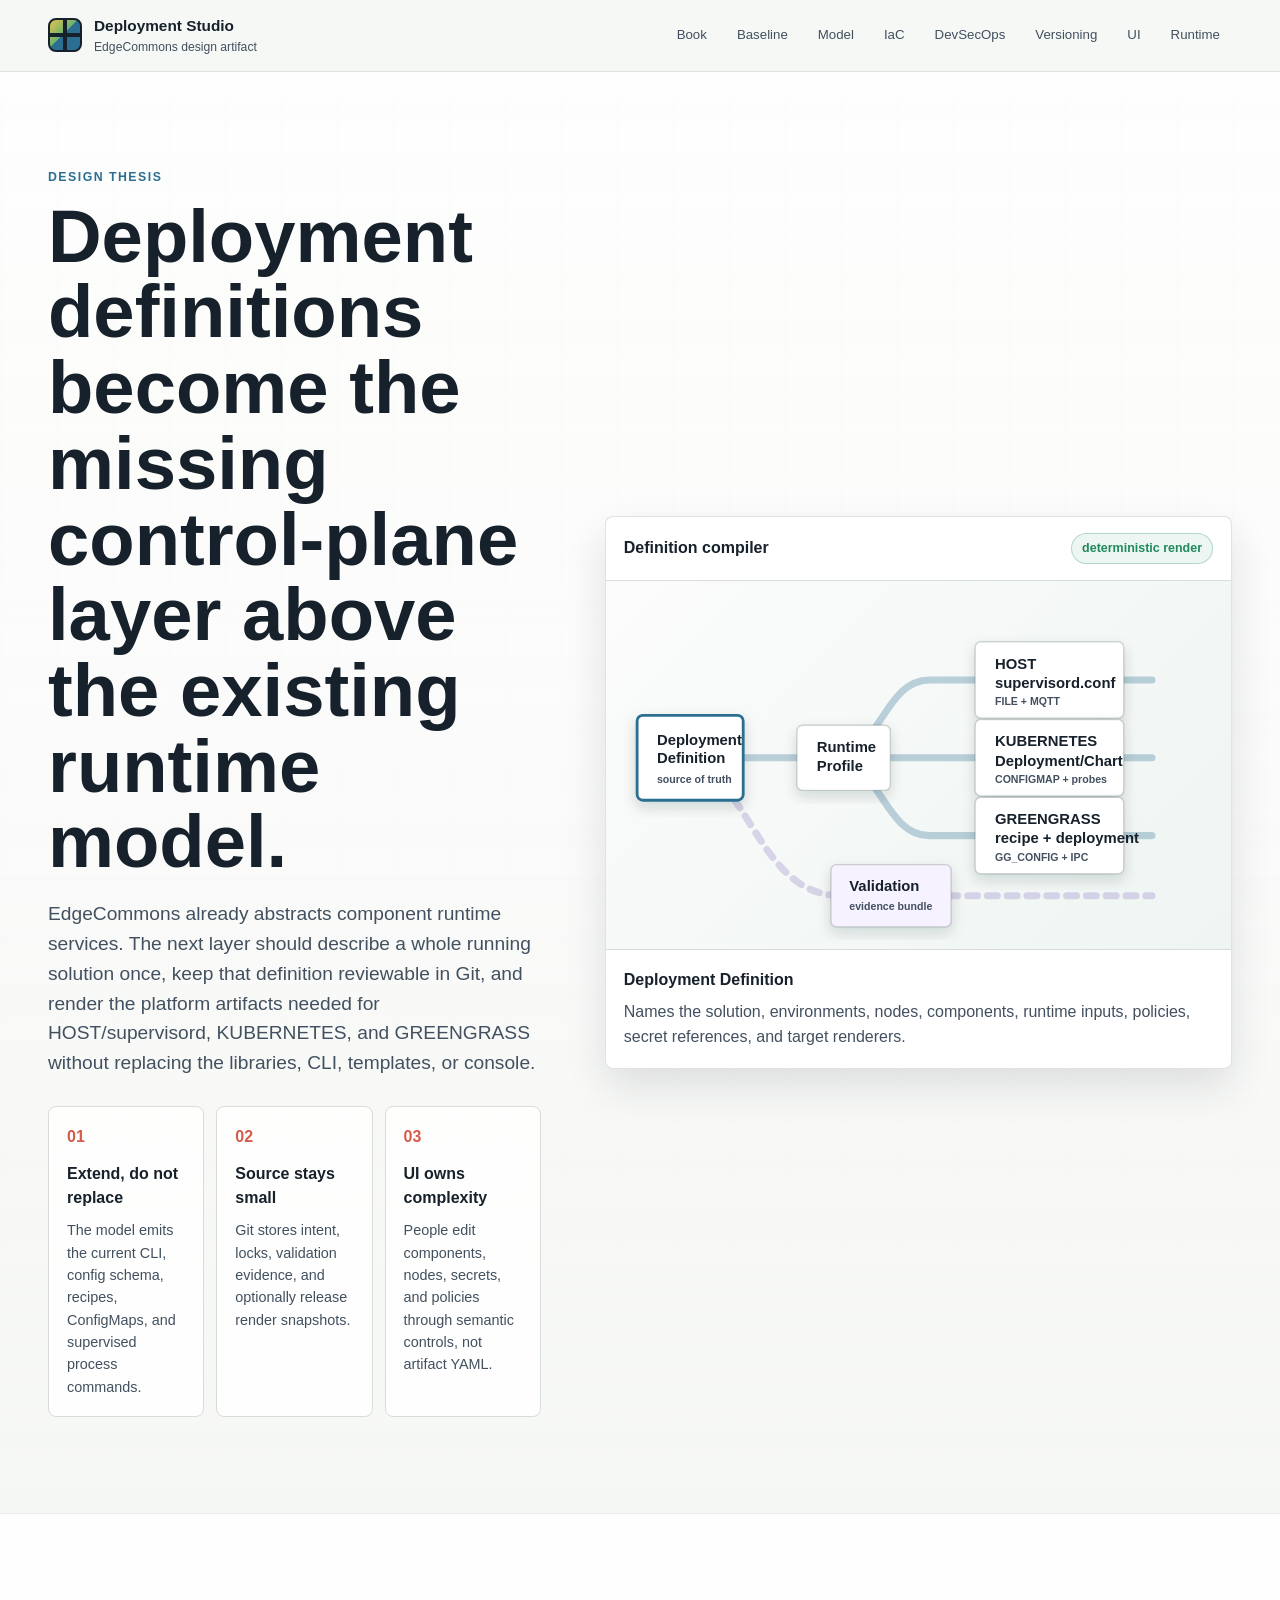
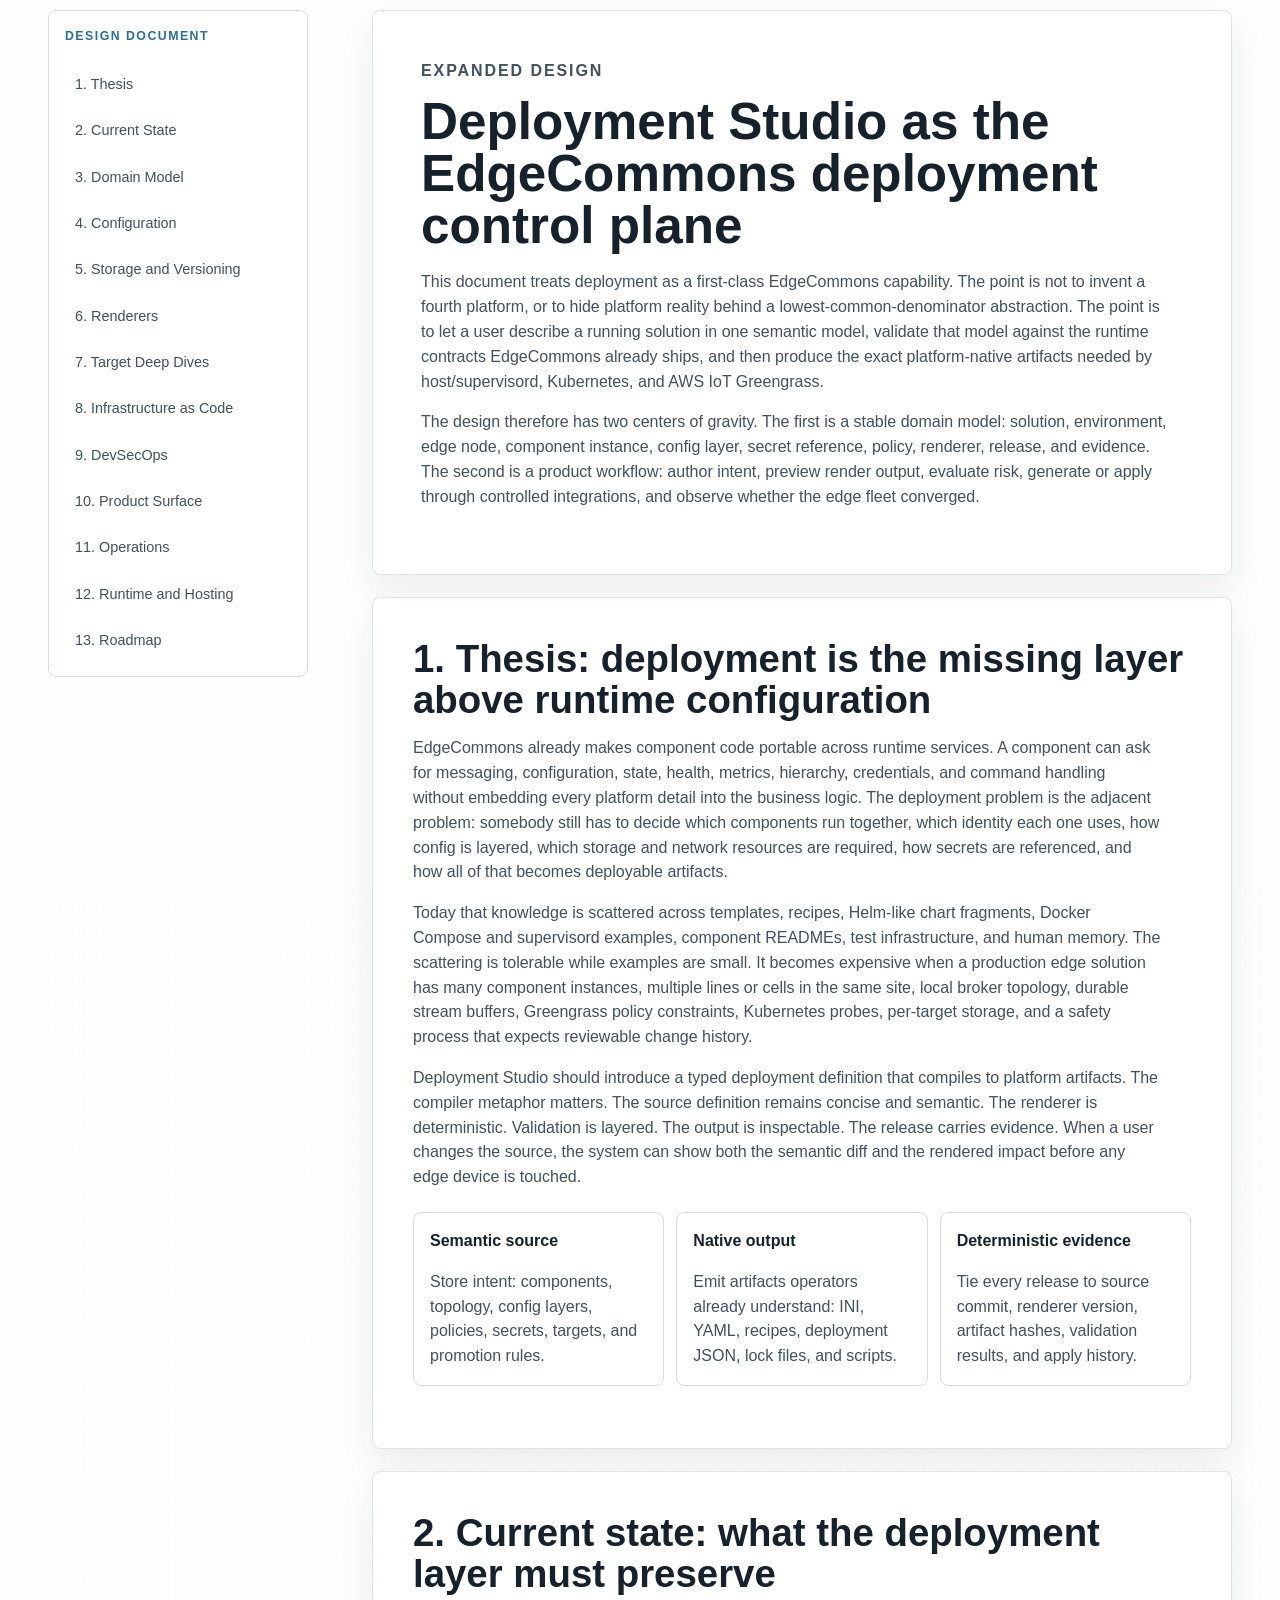
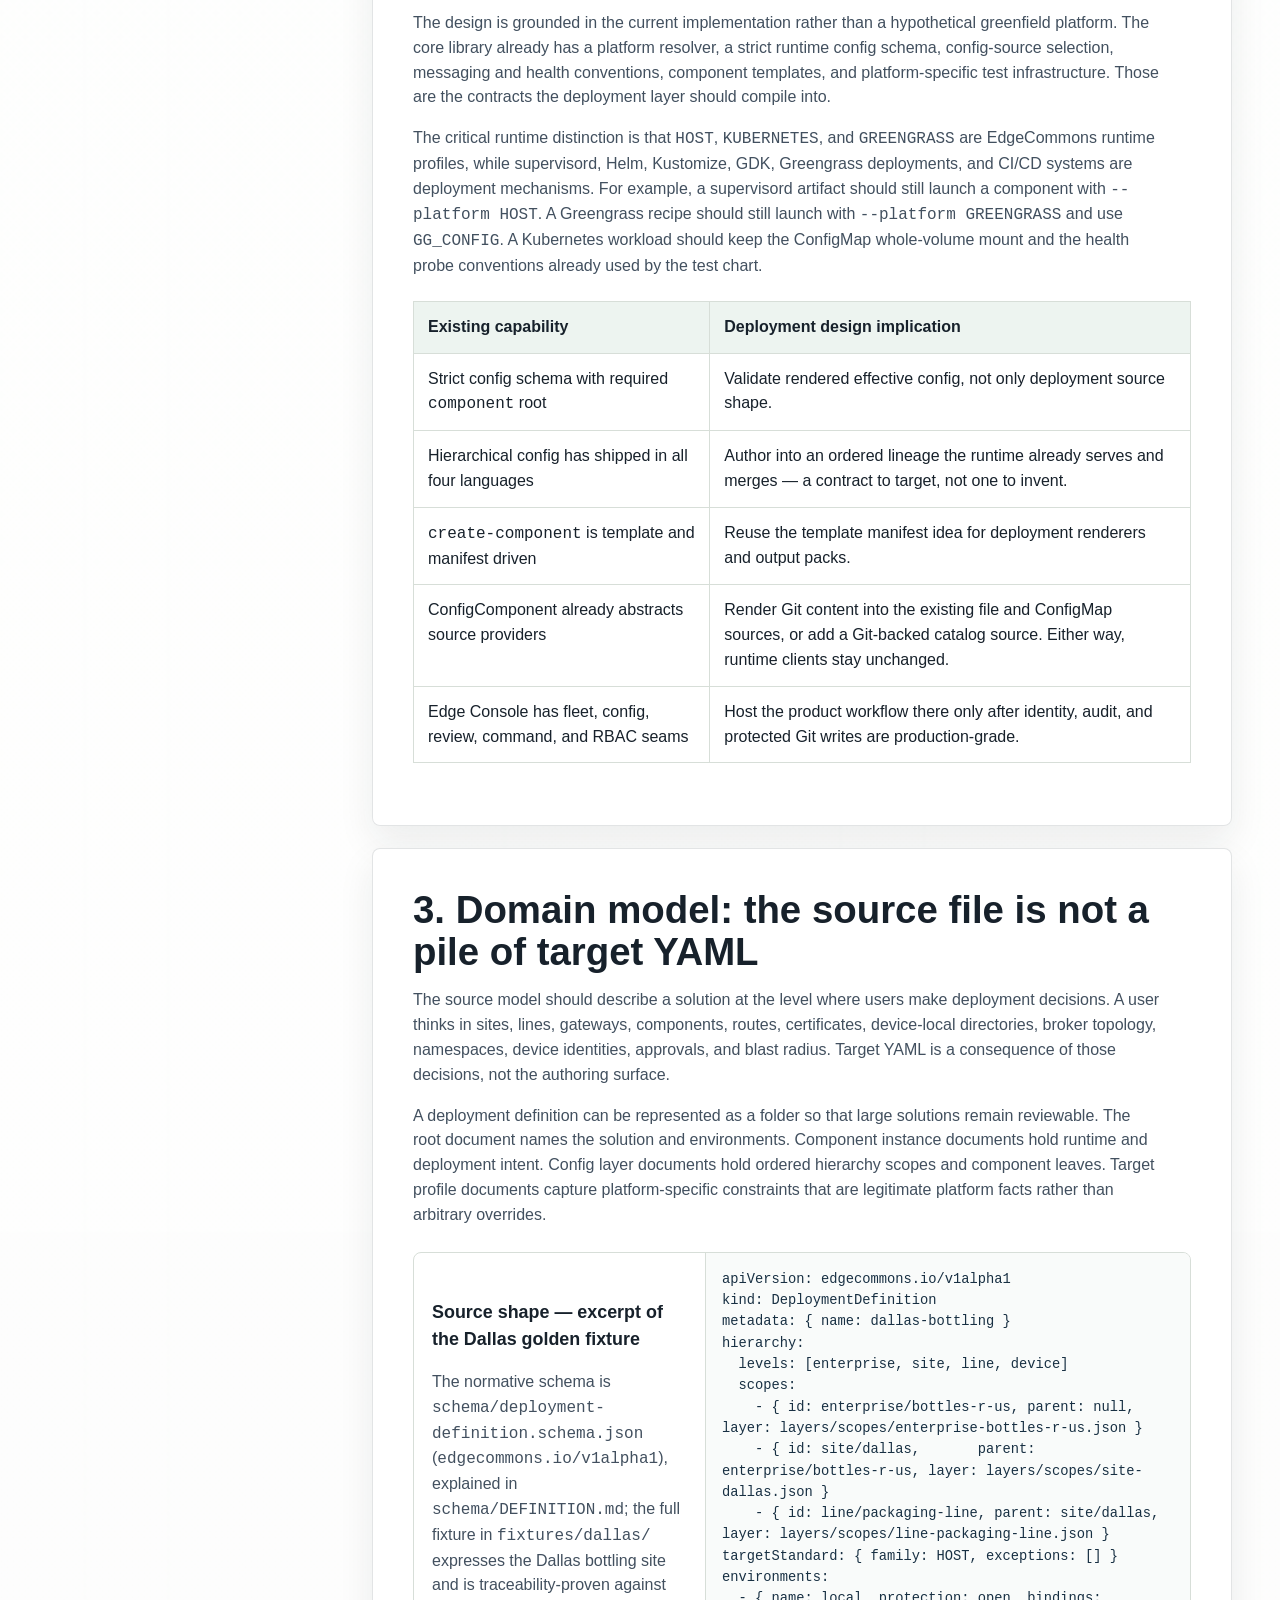
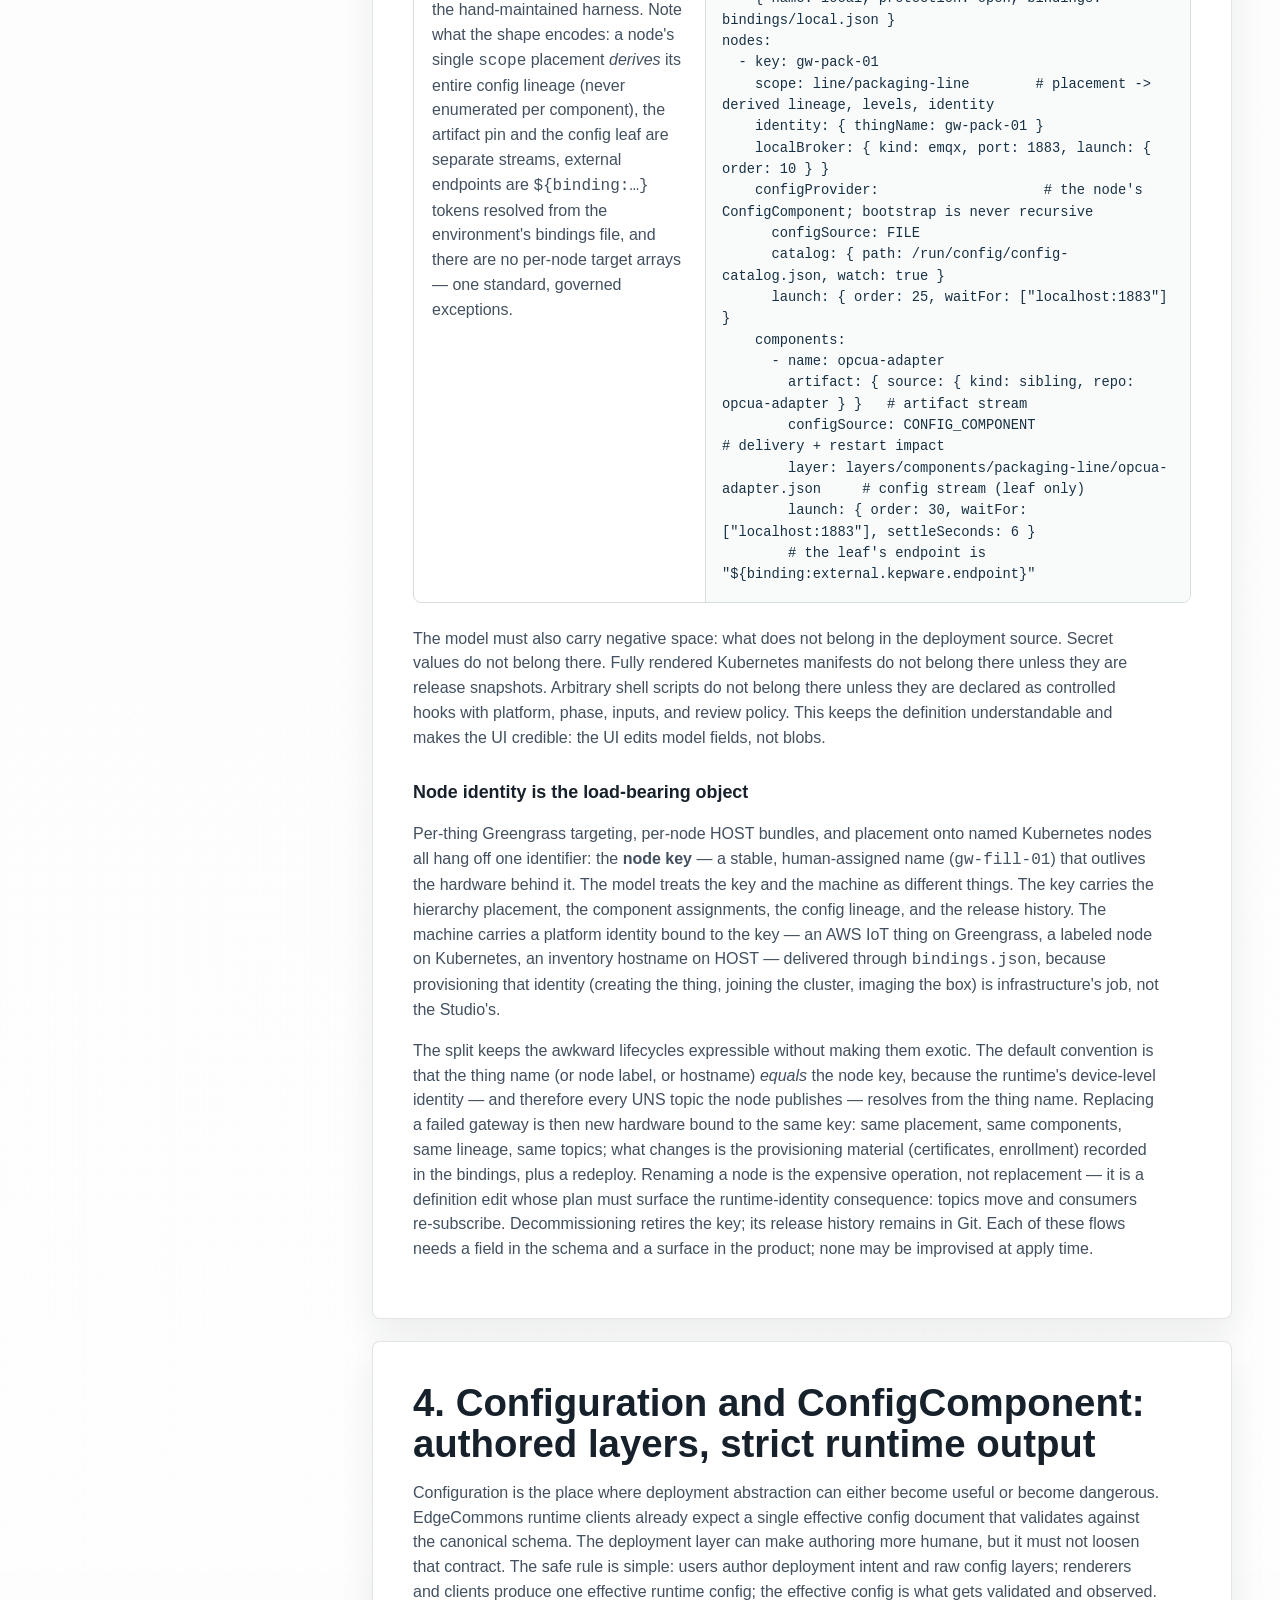
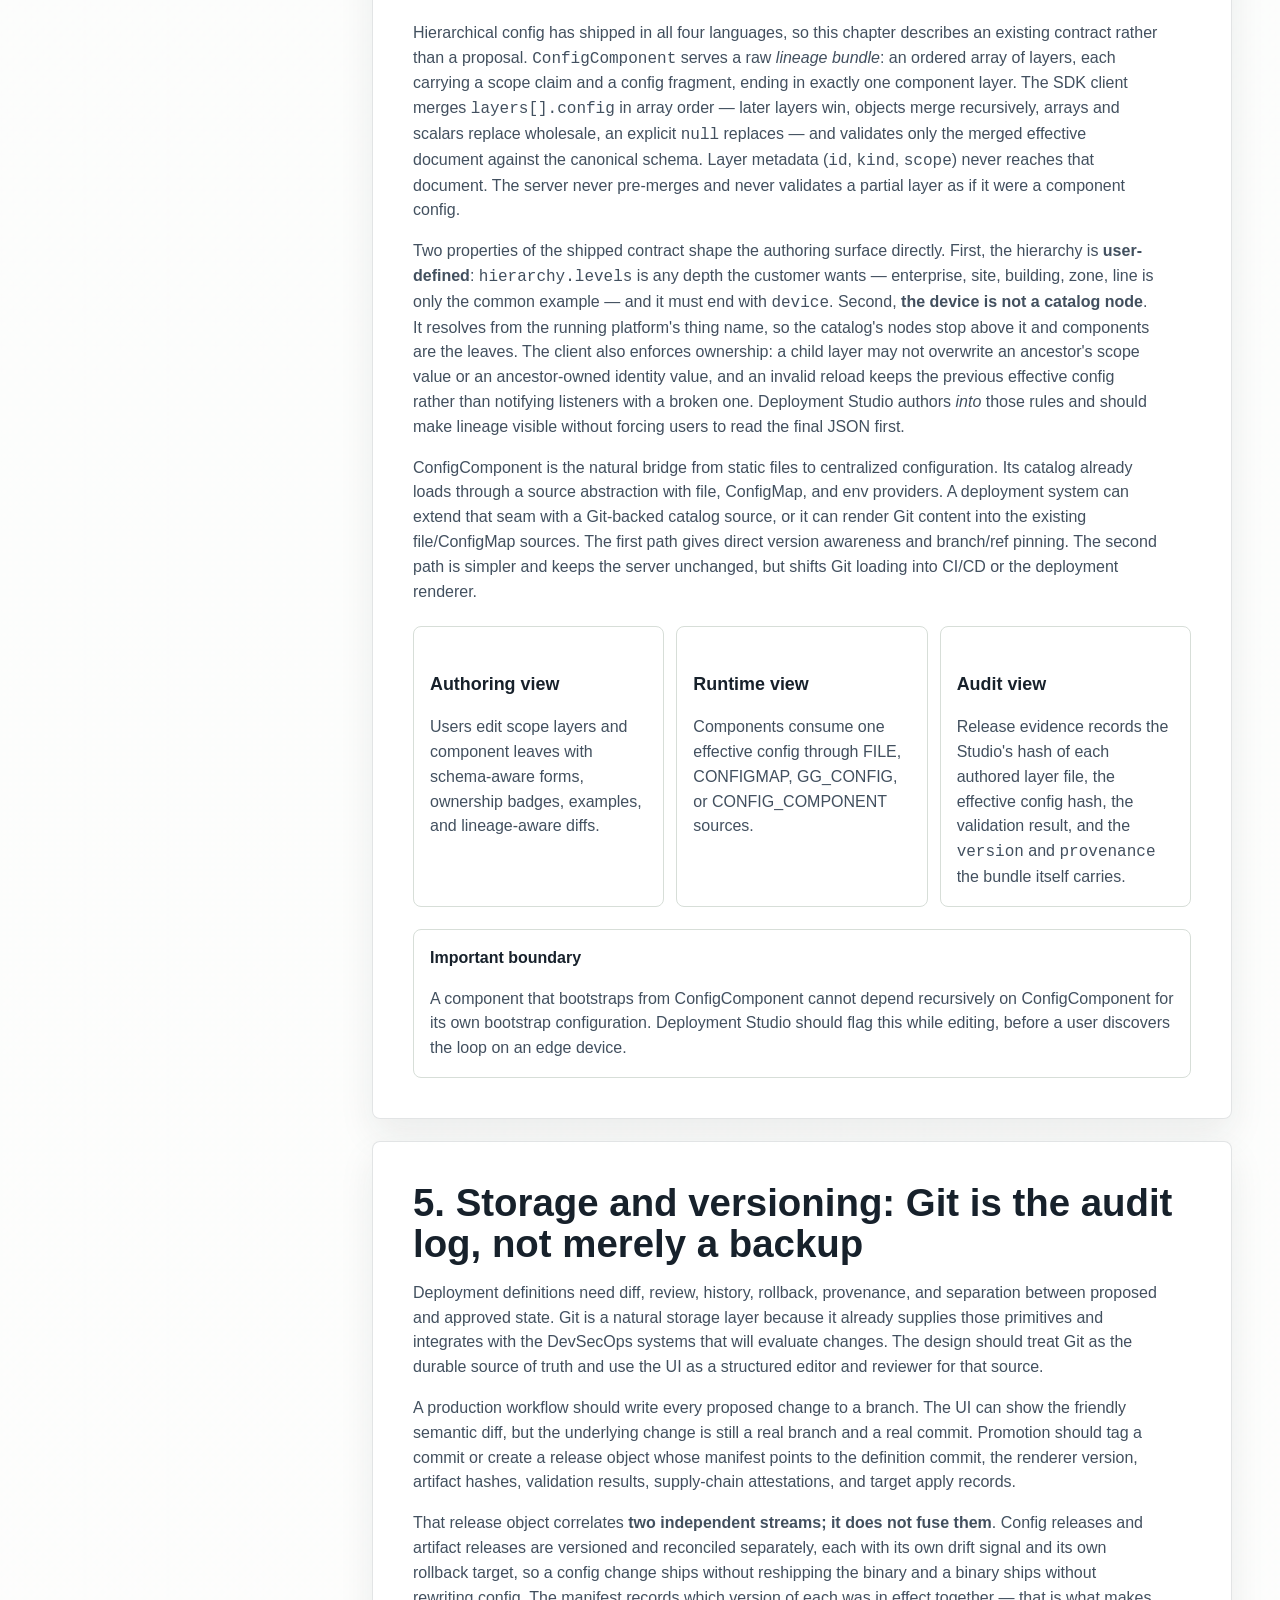
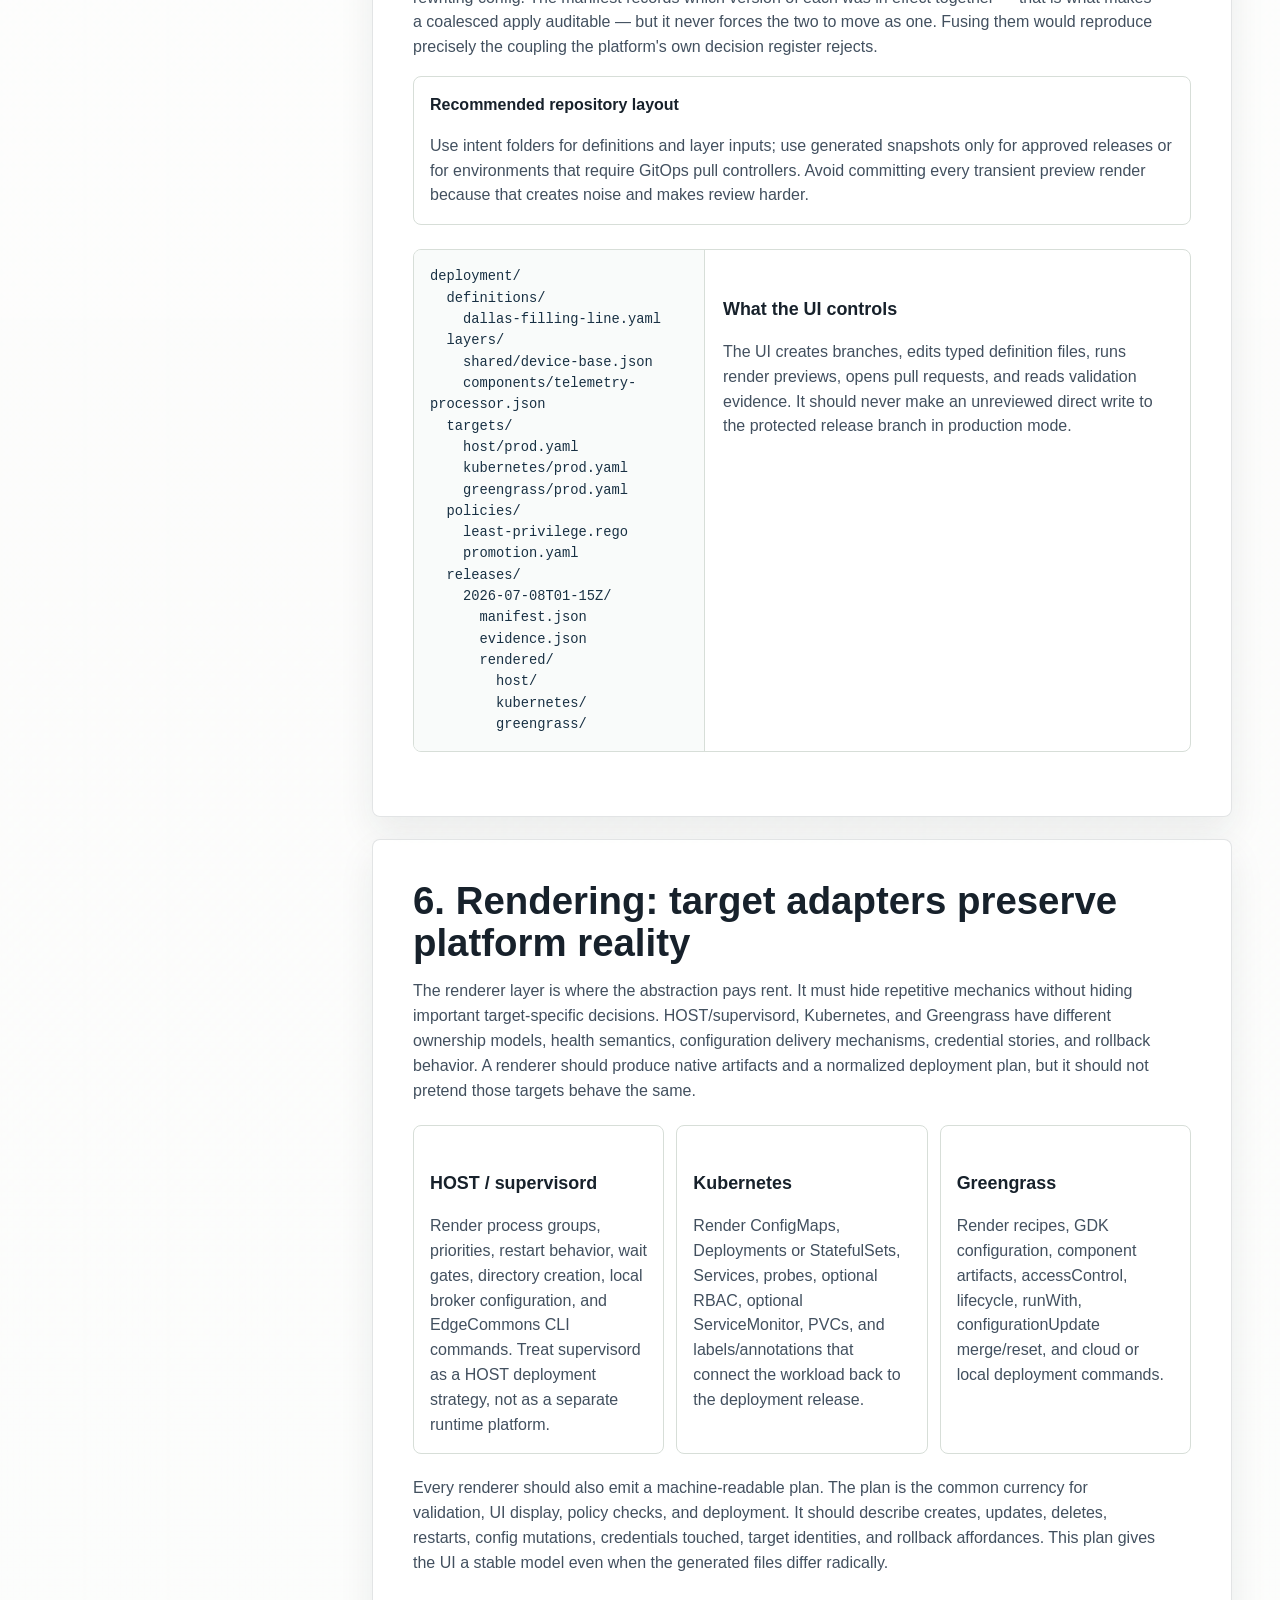
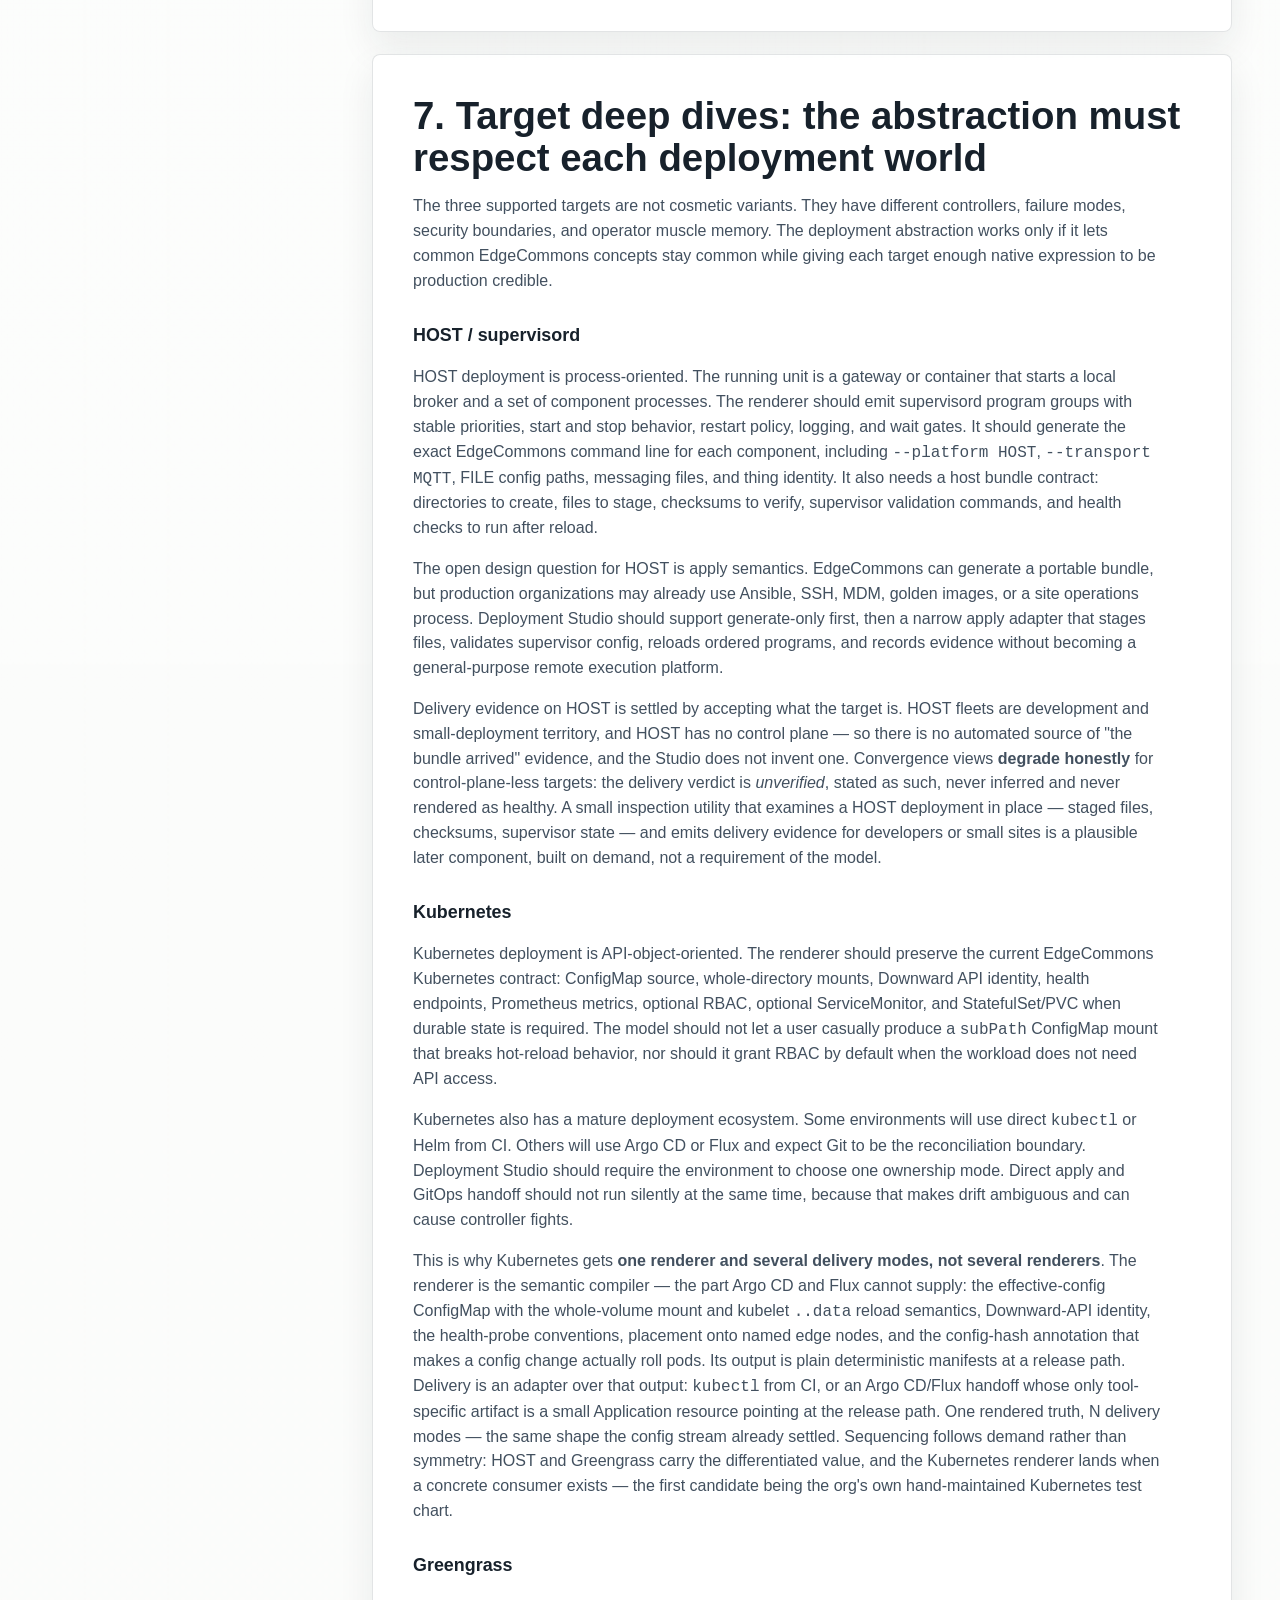
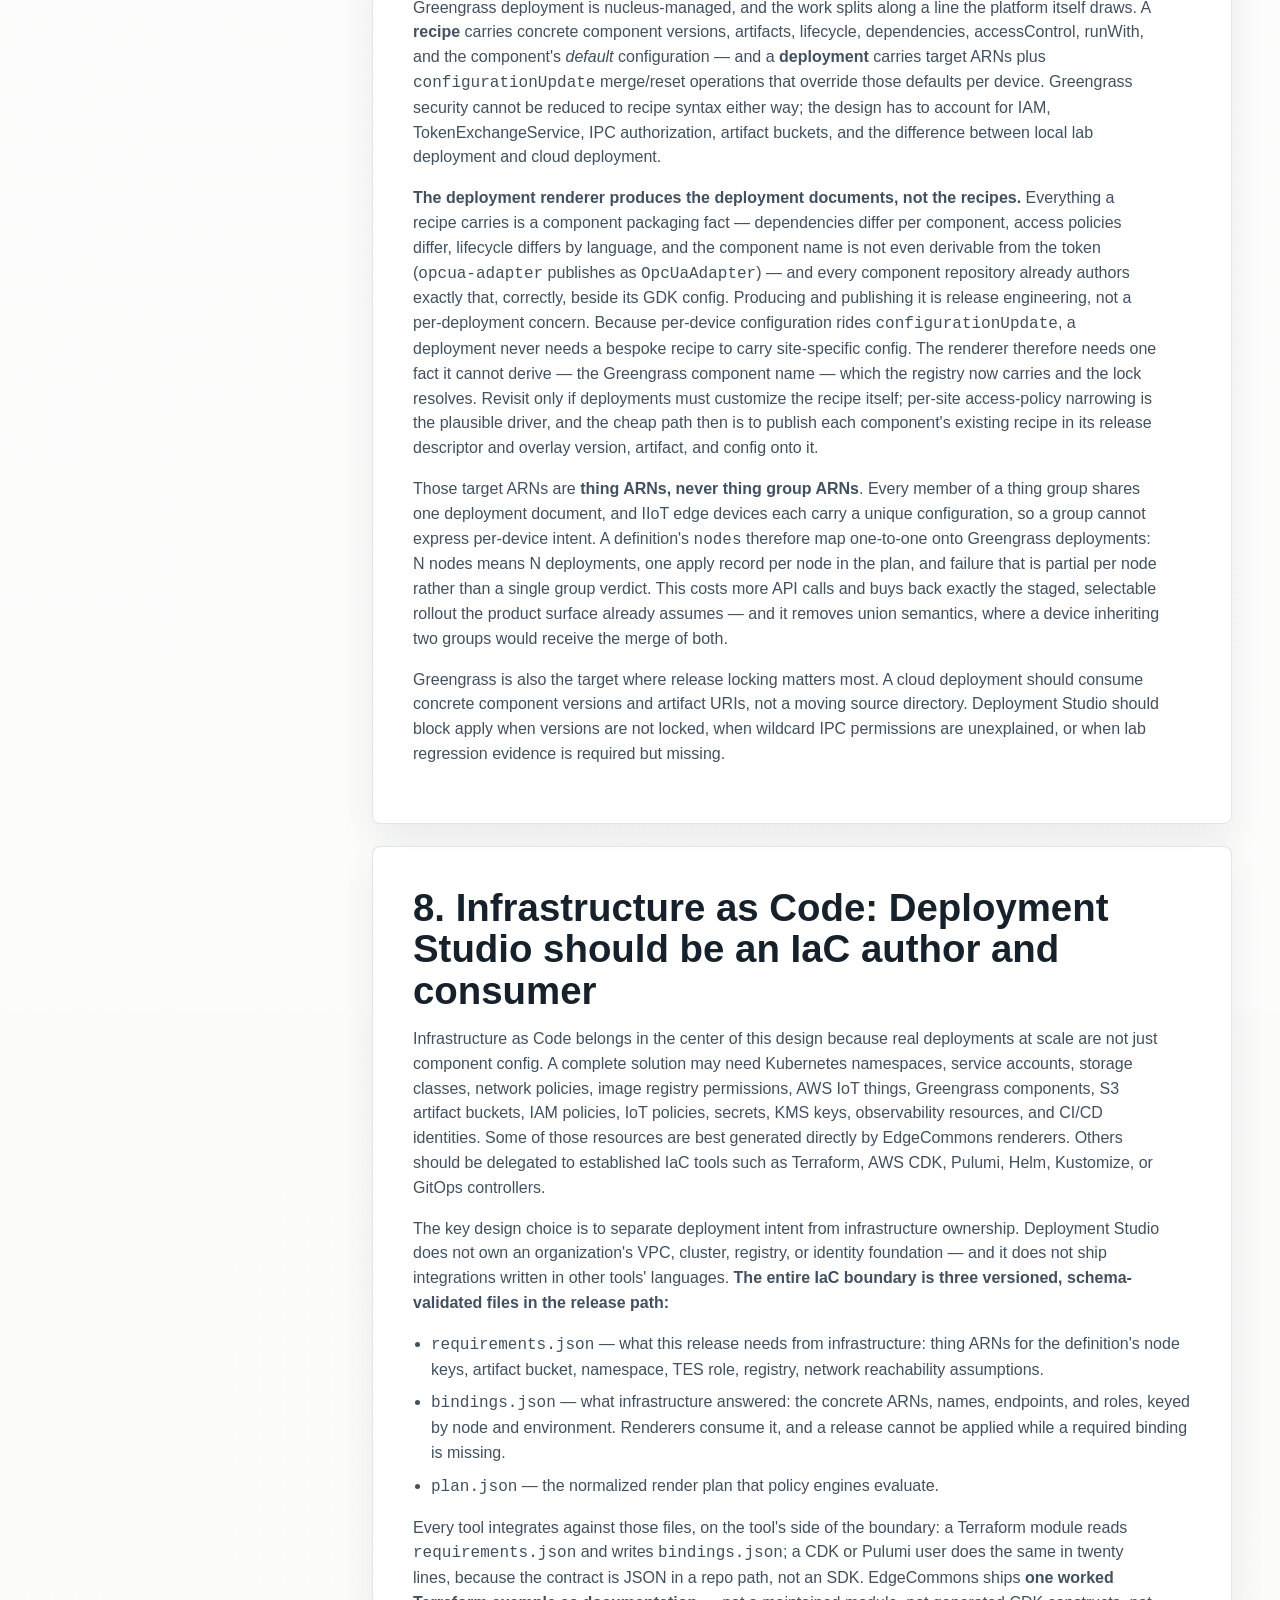
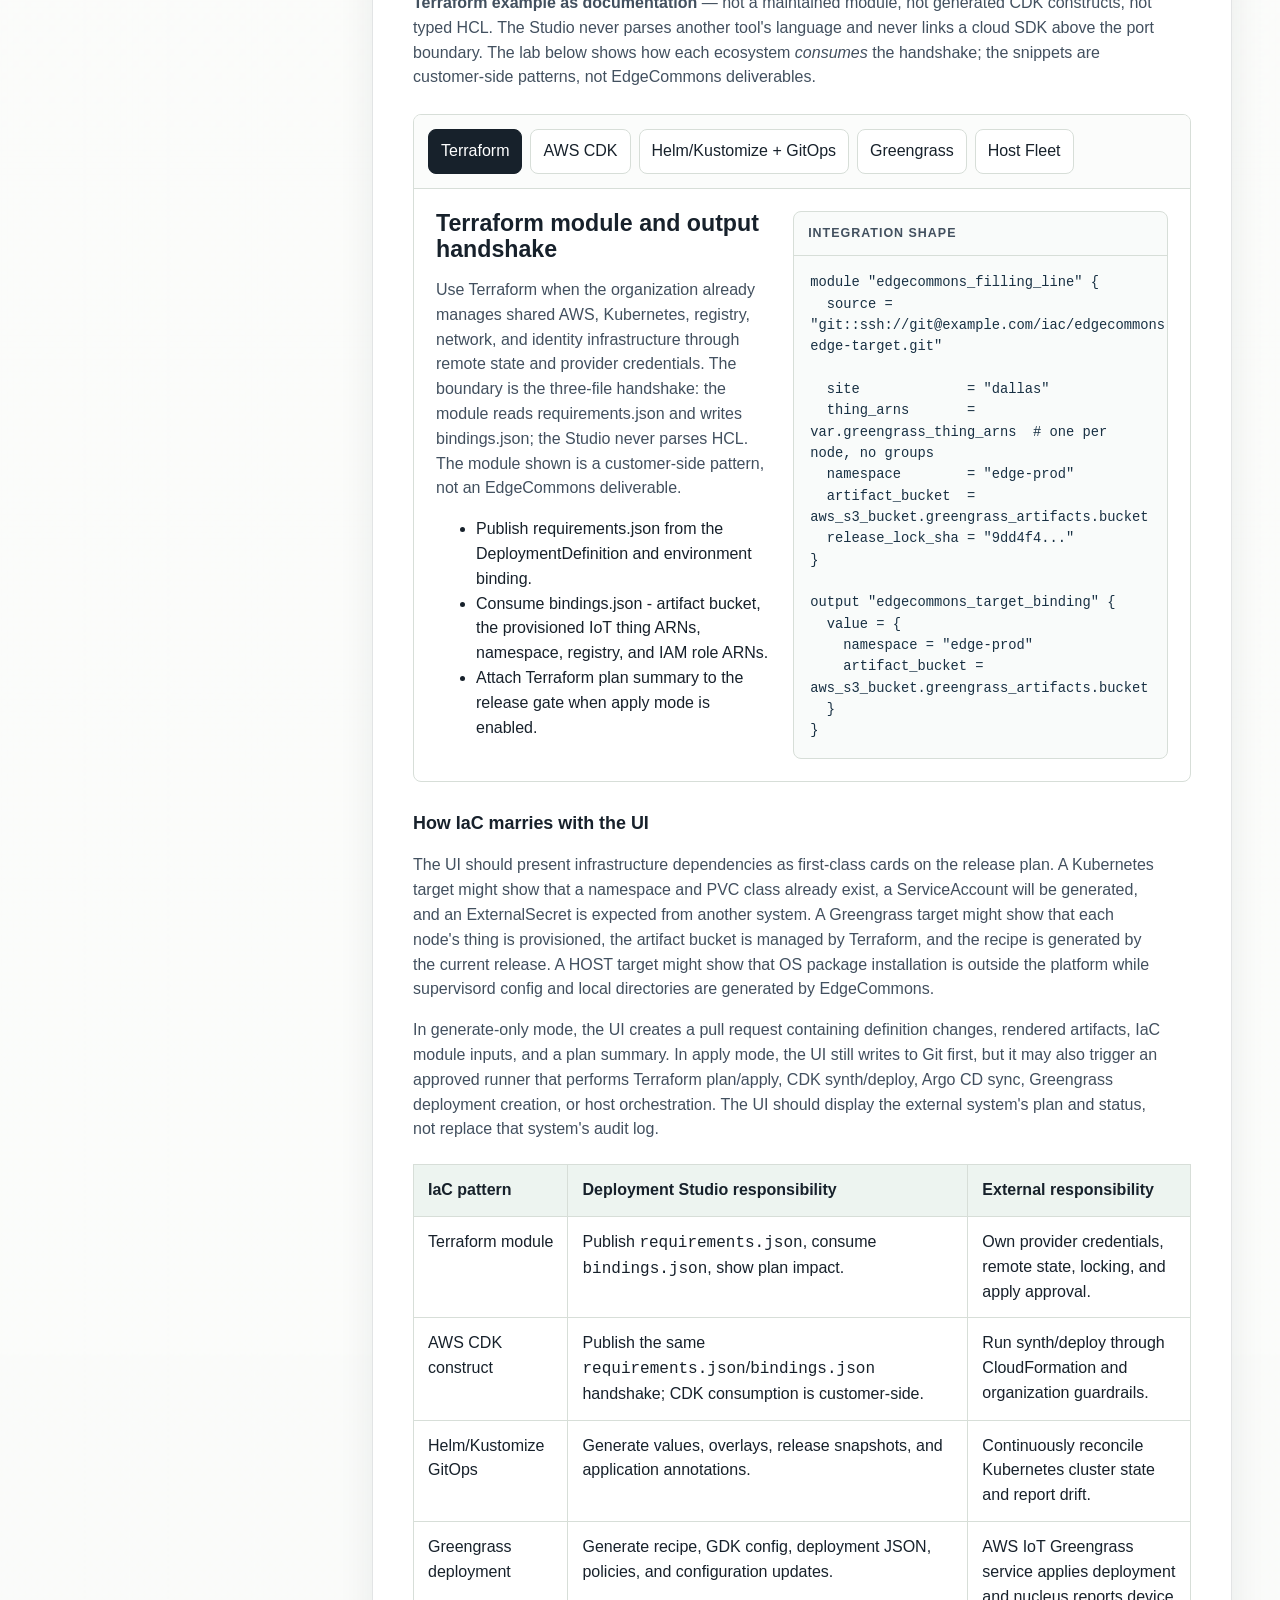
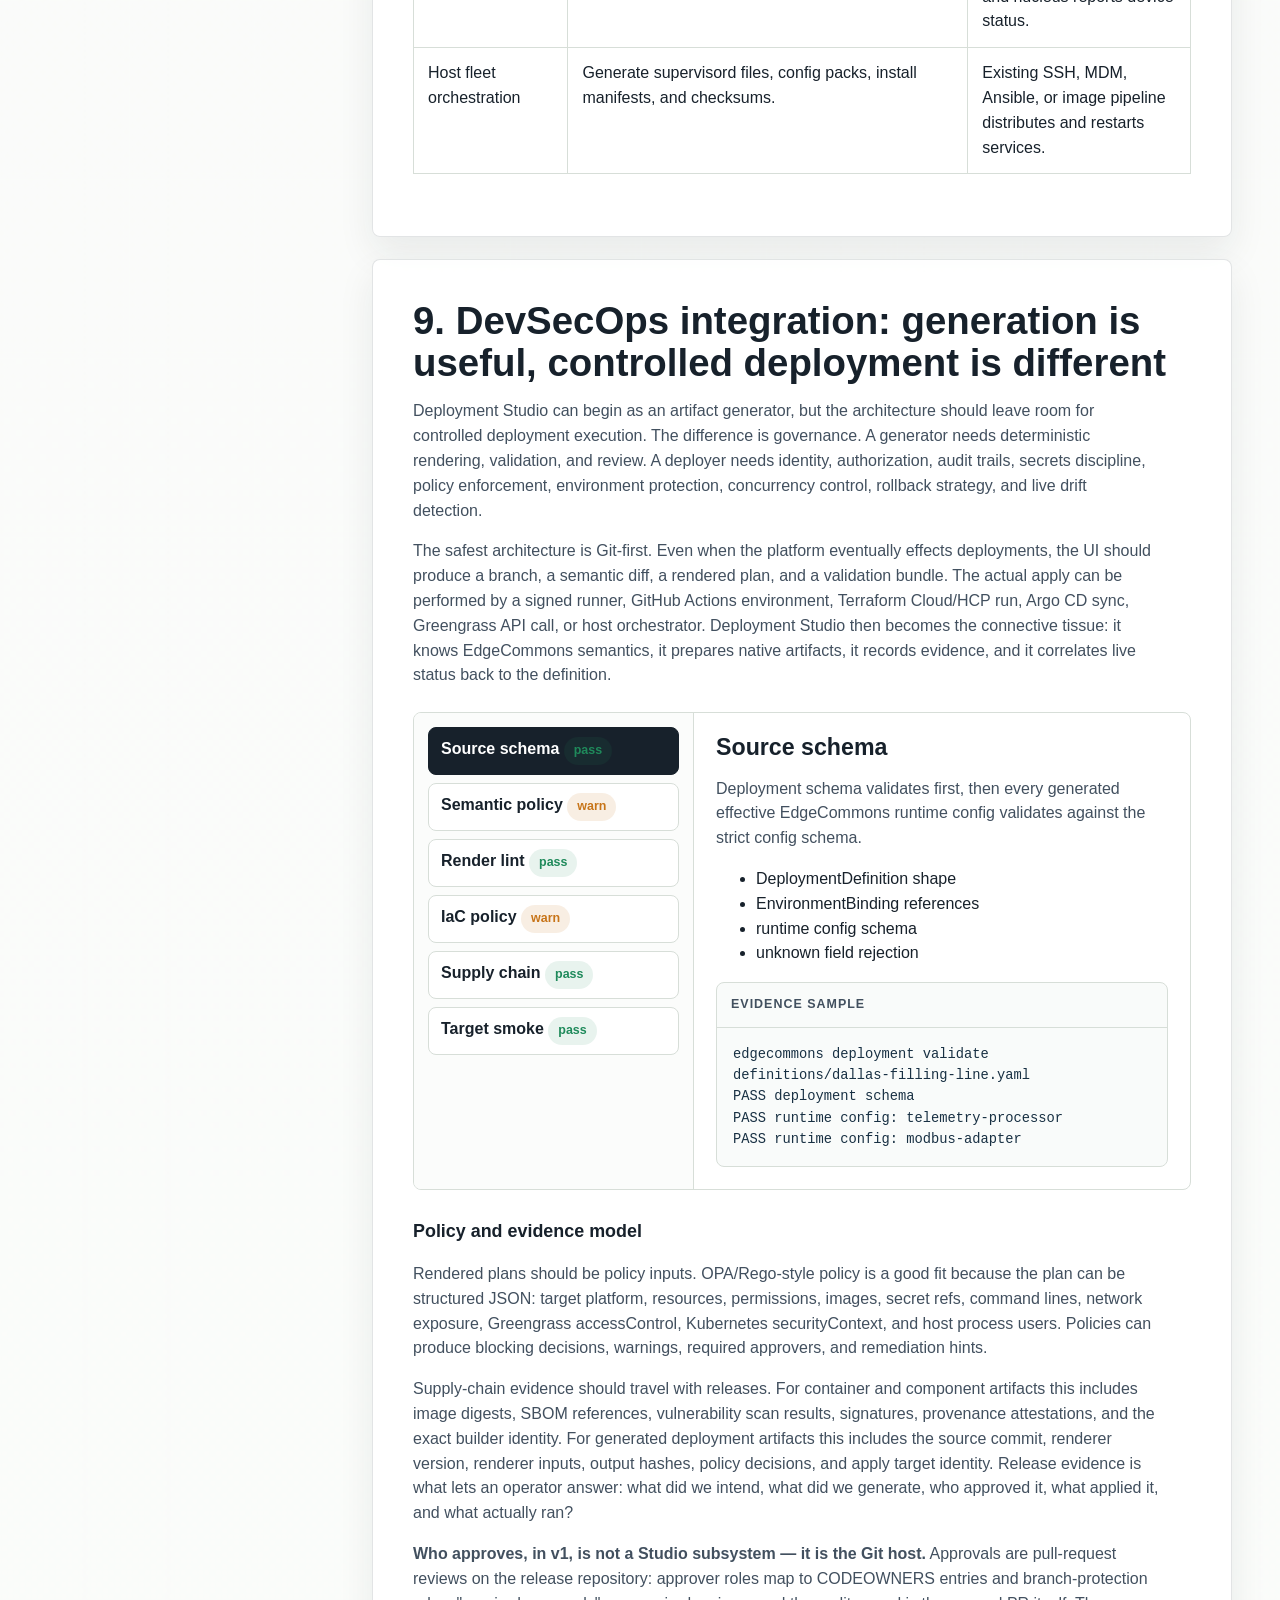
<file: design/index.html>
<!doctype html>
<html lang="en">
  <head>
    <meta charset="utf-8" />
    <meta name="viewport" content="width=device-width, initial-scale=1" />
    <title>EdgeCommons Deployment Studio Design</title>
    <link rel="icon" type="image/svg+xml" href="favicon.svg" />
    <link rel="stylesheet" href="styles.css" />
  </head>
  <body>
    <header class="topbar">
      <a class="brand" href="#studio" aria-label="EdgeCommons Deployment Studio">
        <span class="brand-mark" aria-hidden="true"></span>
        <span>
          <strong>Deployment Studio</strong>
          <small>EdgeCommons design artifact</small>
        </span>
      </a>
      <nav aria-label="Page sections">
        <a href="#book">Book</a>
        <a href="#baseline">Baseline</a>
        <a href="#model">Model</a>
        <a href="#iac">IaC</a>
        <a href="#devsecops">DevSecOps</a>
        <a href="#storage">Versioning</a>
        <a href="#ui">UI</a>
        <a href="#runtime">Runtime</a>
      </nav>
    </header>

    <main>
      <section id="studio" class="band studio-band">
        <div class="content studio-layout">
          <div class="studio-copy">
            <p class="eyebrow">Design thesis</p>
            <h1>Deployment definitions become the missing control-plane layer above the existing runtime model.</h1>
            <p class="lead">
              EdgeCommons already abstracts component runtime services. The next layer should describe a whole running
              solution once, keep that definition reviewable in Git, and render the platform artifacts needed for
              HOST/supervisord, KUBERNETES, and GREENGRASS without replacing the libraries, CLI, templates, or console.
            </p>
            <div class="thesis-grid" aria-label="Design priorities">
              <div>
                <span>01</span>
                <b>Extend, do not replace</b>
                <p>The model emits the current CLI, config schema, recipes, ConfigMaps, and supervised process commands.</p>
              </div>
              <div>
                <span>02</span>
                <b>Source stays small</b>
                <p>Git stores intent, locks, validation evidence, and optionally release render snapshots.</p>
              </div>
              <div>
                <span>03</span>
                <b>UI owns complexity</b>
                <p>People edit components, nodes, secrets, and policies through semantic controls, not artifact YAML.</p>
              </div>
            </div>
          </div>

          <div class="rail-panel" aria-label="Interactive deployment compiler map">
            <div class="rail-header">
              <span>Definition compiler</span>
              <div class="status-pill">deterministic render</div>
            </div>
            <svg class="rail-map" viewBox="0 0 880 520" role="img" aria-labelledby="railTitle railDesc">
              <title id="railTitle">Deployment definition compiler</title>
              <desc id="railDesc">
                A source definition is resolved through runtime profiles, validation, and renderers into
                supervisord, Kubernetes, and Greengrass artifacts.
              </desc>
              <defs>
                <filter id="softShadow" x="-20%" y="-20%" width="140%" height="140%">
                  <feDropShadow dx="0" dy="8" stdDeviation="10" flood-color="#17212b" flood-opacity="0.16" />
                </filter>
              </defs>
              <path class="rail rail-main" d="M90 250 H315 C385 250 390 140 455 140 H770" />
              <path class="rail rail-main" d="M315 250 C385 250 390 250 455 250 H770" />
              <path class="rail rail-main" d="M315 250 C385 250 390 360 455 360 H770" />
              <path class="rail rail-muted" d="M90 250 C200 250 205 445 330 445 H770" />
              <g class="station source-station active-station" tabindex="0" data-station="source">
                <rect x="42" y="190" width="150" height="120" rx="8" />
                <text x="70" y="232">Deployment</text>
                <text x="70" y="258">Definition</text>
                <text x="70" y="285" class="station-small">source of truth</text>
              </g>
              <g class="station" tabindex="0" data-station="profile">
                <rect x="268" y="204" width="132" height="92" rx="8" />
                <text x="296" y="242">Runtime</text>
                <text x="296" y="268">Profile</text>
              </g>
              <g class="station" tabindex="0" data-station="host">
                <rect x="520" y="86" width="210" height="108" rx="8" />
                <text x="548" y="124">HOST</text>
                <text x="548" y="151">supervisord.conf</text>
                <text x="548" y="176" class="station-small">FILE + MQTT</text>
              </g>
              <g class="station" tabindex="0" data-station="kubernetes">
                <rect x="520" y="196" width="210" height="108" rx="8" />
                <text x="548" y="234">KUBERNETES</text>
                <text x="548" y="261">Deployment/Chart</text>
                <text x="548" y="286" class="station-small">CONFIGMAP + probes</text>
              </g>
              <g class="station" tabindex="0" data-station="greengrass">
                <rect x="520" y="306" width="210" height="108" rx="8" />
                <text x="548" y="344">GREENGRASS</text>
                <text x="548" y="371">recipe + deployment</text>
                <text x="548" y="396" class="station-small">GG_CONFIG + IPC</text>
              </g>
              <g class="station validation-station" tabindex="0" data-station="evidence">
                <rect x="316" y="401" width="170" height="88" rx="8" />
                <text x="342" y="438">Validation</text>
                <text x="342" y="465" class="station-small">evidence bundle</text>
              </g>
            </svg>
            <div class="station-readout" id="stationReadout">
              <b>Deployment Definition</b>
              <p>Names the solution, environments, nodes, components, runtime inputs, policies, secret references, and target renderers.</p>
            </div>
          </div>
        </div>
      </section>

      <section id="book" class="band book-band">
        <div class="content book-layout">
          <aside class="book-nav" aria-label="Design document chapters">
            <p class="eyebrow">Design document</p>
            <a href="#chapter-thesis">1. Thesis</a>
            <a href="#chapter-current-state">2. Current State</a>
            <a href="#chapter-model">3. Domain Model</a>
            <a href="#chapter-config">4. Configuration</a>
            <a href="#chapter-storage">5. Storage and Versioning</a>
            <a href="#chapter-rendering">6. Renderers</a>
            <a href="#chapter-targets">7. Target Deep Dives</a>
            <a href="#iac">8. Infrastructure as Code</a>
            <a href="#devsecops">9. DevSecOps</a>
            <a href="#chapter-ui-depth">10. Product Surface</a>
            <a href="#chapter-operations">11. Operations</a>
            <a href="#chapter-runtime">12. Runtime and Hosting</a>
            <a href="#chapter-roadmap">13. Roadmap</a>
          </aside>

          <article class="book-content">
            <header class="book-intro">
              <p class="eyebrow">Expanded design</p>
              <h2>Deployment Studio as the EdgeCommons deployment control plane</h2>
              <p>
                This document treats deployment as a first-class EdgeCommons capability. The point is not to invent a
                fourth platform, or to hide platform reality behind a lowest-common-denominator abstraction. The point is
                to let a user describe a running solution in one semantic model, validate that model against the runtime
                contracts EdgeCommons already ships, and then produce the exact platform-native artifacts needed by
                host/supervisord, Kubernetes, and AWS IoT Greengrass.
              </p>
              <p>
                The design therefore has two centers of gravity. The first is a stable domain model: solution,
                environment, edge node, component instance, config layer, secret reference, policy, renderer, release,
                and evidence. The second is a product workflow: author intent, preview render output, evaluate risk,
                generate or apply through controlled integrations, and observe whether the edge fleet converged.
              </p>
            </header>

            <section id="chapter-thesis" class="chapter">
              <h3>1. Thesis: deployment is the missing layer above runtime configuration</h3>
              <p>
                EdgeCommons already makes component code portable across runtime services. A component can ask for
                messaging, configuration, state, health, metrics, hierarchy, credentials, and command handling without
                embedding every platform detail into the business logic. The deployment problem is the adjacent problem:
                somebody still has to decide which components run together, which identity each one uses, how config is
                layered, which storage and network resources are required, how secrets are referenced, and how all of
                that becomes deployable artifacts.
              </p>
              <p>
                Today that knowledge is scattered across templates, recipes, Helm-like chart fragments, Docker Compose
                and supervisord examples, component READMEs, test infrastructure, and human memory. The scattering is
                tolerable while examples are small. It becomes expensive when a production edge solution has many
                component instances, multiple lines or cells in the same site, local broker topology, durable stream
                buffers, Greengrass policy constraints, Kubernetes probes, per-target storage, and a safety process that
                expects reviewable change history.
              </p>
              <p>
                Deployment Studio should introduce a typed deployment definition that compiles to platform artifacts.
                The compiler metaphor matters. The source definition remains concise and semantic. The renderer is
                deterministic. Validation is layered. The output is inspectable. The release carries evidence. When a
                user changes the source, the system can show both the semantic diff and the rendered impact before any
                edge device is touched.
              </p>
              <div class="principle-grid" aria-label="Design principles">
                <div>
                  <b>Semantic source</b>
                  <p>Store intent: components, topology, config layers, policies, secrets, targets, and promotion rules.</p>
                </div>
                <div>
                  <b>Native output</b>
                  <p>Emit artifacts operators already understand: INI, YAML, recipes, deployment JSON, lock files, and scripts.</p>
                </div>
                <div>
                  <b>Deterministic evidence</b>
                  <p>Tie every release to source commit, renderer version, artifact hashes, validation results, and apply history.</p>
                </div>
              </div>
            </section>

            <section id="chapter-current-state" class="chapter">
              <h3>2. Current state: what the deployment layer must preserve</h3>
              <p>
                The design is grounded in the current implementation rather than a hypothetical greenfield platform. The
                core library already has a platform resolver, a strict runtime config schema, config-source selection,
                messaging and health conventions, component templates, and platform-specific test infrastructure. Those
                are the contracts the deployment layer should compile into.
              </p>
              <p>
                The critical runtime distinction is that <code>HOST</code>, <code>KUBERNETES</code>, and
                <code>GREENGRASS</code> are EdgeCommons runtime profiles, while supervisord, Helm, Kustomize, GDK,
                Greengrass deployments, and CI/CD systems are deployment mechanisms. For example, a supervisord
                artifact should still launch a component with <code>--platform HOST</code>. A Greengrass recipe should
                still launch with <code>--platform GREENGRASS</code> and use <code>GG_CONFIG</code>. A Kubernetes
                workload should keep the ConfigMap whole-volume mount and the health probe conventions already used by
                the test chart.
              </p>
              <table class="book-table">
                <thead>
                  <tr>
                    <th>Existing capability</th>
                    <th>Deployment design implication</th>
                  </tr>
                </thead>
                <tbody>
                  <tr>
                    <td>Strict config schema with required <code>component</code> root</td>
                    <td>Validate rendered effective config, not only deployment source shape.</td>
                  </tr>
                  <tr>
                    <td>Hierarchical config has shipped in all four languages</td>
                    <td>Author into an ordered lineage the runtime already serves and merges &mdash; a contract to target, not one to invent.</td>
                  </tr>
                  <tr>
                    <td><code>create-component</code> is template and manifest driven</td>
                    <td>Reuse the template manifest idea for deployment renderers and output packs.</td>
                  </tr>
                  <tr>
                    <td>ConfigComponent already abstracts source providers</td>
                    <td>Render Git content into the existing file and ConfigMap sources, or add a Git-backed catalog source. Either way, runtime clients stay unchanged.</td>
                  </tr>
                  <tr>
                    <td>Edge Console has fleet, config, review, command, and RBAC seams</td>
                    <td>Host the product workflow there only after identity, audit, and protected Git writes are production-grade.</td>
                  </tr>
                </tbody>
              </table>
            </section>

            <section id="chapter-model" class="chapter">
              <h3>3. Domain model: the source file is not a pile of target YAML</h3>
              <p>
                The source model should describe a solution at the level where users make deployment decisions. A user
                thinks in sites, lines, gateways, components, routes, certificates, device-local directories, broker
                topology, namespaces, device identities, approvals, and blast radius. Target YAML is a consequence of those
                decisions, not the authoring surface.
              </p>
              <p>
                A deployment definition can be represented as a folder so that large solutions remain reviewable. The
                root document names the solution and environments. Component instance documents hold runtime and
                deployment intent. Config layer documents hold ordered hierarchy scopes and component leaves. Target
                profile documents capture platform-specific constraints that are legitimate platform facts rather than
                arbitrary overrides.
              </p>
              <div class="schema-example">
                <div>
                  <h4>Source shape — excerpt of the Dallas golden fixture</h4>
                  <p>
                    The normative schema is <code>schema/deployment-definition.schema.json</code>
                    (<code>edgecommons.io/v1alpha1</code>), explained in <code>schema/DEFINITION.md</code>; the full
                    fixture in <code>fixtures/dallas/</code> expresses the Dallas bottling site and is traceability-proven
                    against the hand-maintained harness. Note what the shape encodes: a node's single
                    <code>scope</code> placement <em>derives</em> its entire config lineage (never enumerated per
                    component), the artifact pin and the config leaf are separate streams, external endpoints are
                    <code>${binding:&hellip;}</code> tokens resolved from the environment's bindings file, and there
                    are no per-node target arrays — one standard, governed exceptions.
                  </p>
                </div>
                <pre>apiVersion: edgecommons.io/v1alpha1
kind: DeploymentDefinition
metadata: { name: dallas-bottling }
hierarchy:
  levels: [enterprise, site, line, device]
  scopes:
    - { id: enterprise/bottles-r-us, parent: null,   layer: layers/scopes/enterprise-bottles-r-us.json }
    - { id: site/dallas,       parent: enterprise/bottles-r-us, layer: layers/scopes/site-dallas.json }
    - { id: line/packaging-line, parent: site/dallas, layer: layers/scopes/line-packaging-line.json }
targetStandard: { family: HOST, exceptions: [] }
environments:
  - { name: local, protection: open, bindings: bindings/local.json }
nodes:
  - key: gw-pack-01
    scope: line/packaging-line        # placement -> derived lineage, levels, identity
    identity: { thingName: gw-pack-01 }
    localBroker: { kind: emqx, port: 1883, launch: { order: 10 } }
    configProvider:                    # the node's ConfigComponent; bootstrap is never recursive
      configSource: FILE
      catalog: { path: /run/config/config-catalog.json, watch: true }
      launch: { order: 25, waitFor: ["localhost:1883"] }
    components:
      - name: opcua-adapter
        artifact: { source: { kind: sibling, repo: opcua-adapter } }   # artifact stream
        configSource: CONFIG_COMPONENT                                 # delivery + restart impact
        layer: layers/components/packaging-line/opcua-adapter.json     # config stream (leaf only)
        launch: { order: 30, waitFor: ["localhost:1883"], settleSeconds: 6 }
        # the leaf's endpoint is "${binding:external.kepware.endpoint}"</pre>
              </div>
              <p>
                The model must also carry negative space: what does not belong in the deployment source. Secret values
                do not belong there. Fully rendered Kubernetes manifests do not belong there unless they are release
                snapshots. Arbitrary shell scripts do not belong there unless they are declared as controlled hooks with
                platform, phase, inputs, and review policy. This keeps the definition understandable and makes the UI
                credible: the UI edits model fields, not blobs.
              </p>
              <h4>Node identity is the load-bearing object</h4>
              <p>
                Per-thing Greengrass targeting, per-node HOST bundles, and placement onto named Kubernetes nodes all
                hang off one identifier: the <b>node key</b> — a stable, human-assigned name
                (<code>gw-fill-01</code>) that outlives the hardware behind it. The model treats the key and the
                machine as different things. The key carries the hierarchy placement, the component assignments, the
                config lineage, and the release history. The machine carries a platform identity bound to the key —
                an AWS IoT thing on Greengrass, a labeled node on Kubernetes, an inventory hostname on HOST —
                delivered through <code>bindings.json</code>, because provisioning that identity (creating the thing,
                joining the cluster, imaging the box) is infrastructure's job, not the Studio's.
              </p>
              <p>
                The split keeps the awkward lifecycles expressible without making them exotic. The default convention
                is that the thing name (or node label, or hostname) <em>equals</em> the node key, because the
                runtime's device-level identity — and therefore every UNS topic the node publishes — resolves from
                the thing name. Replacing a failed gateway is then new hardware bound to the same key: same
                placement, same components, same lineage, same topics; what changes is the provisioning material
                (certificates, enrollment) recorded in the bindings, plus a redeploy. Renaming a node is the
                expensive operation, not replacement — it is a definition edit whose plan must surface the
                runtime-identity consequence: topics move and consumers re-subscribe. Decommissioning retires the
                key; its release history remains in Git. Each of these flows needs a field in the schema and a
                surface in the product; none may be improvised at apply time.
              </p>
            </section>

            <section id="chapter-config" class="chapter">
              <h3>4. Configuration and ConfigComponent: authored layers, strict runtime output</h3>
              <p>
                Configuration is the place where deployment abstraction can either become useful or become dangerous.
                EdgeCommons runtime clients already expect a single effective config document that validates against the
                canonical schema. The deployment layer can make authoring more humane, but it must not loosen that
                contract. The safe rule is simple: users author deployment intent and raw config layers; renderers and
                clients produce one effective runtime config; the effective config is what gets validated and observed.
              </p>
              <p>
                Hierarchical config has shipped in all four languages, so this chapter describes an existing contract
                rather than a proposal. <code>ConfigComponent</code> serves a raw <em>lineage bundle</em>: an ordered
                array of layers, each carrying a scope claim and a config fragment, ending in exactly one component
                layer. The SDK client merges <code>layers[].config</code> in array order &mdash; later layers win,
                objects merge recursively, arrays and scalars replace wholesale, an explicit <code>null</code> replaces
                &mdash; and validates only the merged effective document against the canonical schema. Layer metadata
                (<code>id</code>, <code>kind</code>, <code>scope</code>) never reaches that document. The server never
                pre-merges and never validates a partial layer as if it were a component config.
              </p>
              <p>
                Two properties of the shipped contract shape the authoring surface directly. First, the hierarchy is
                <b>user-defined</b>: <code>hierarchy.levels</code> is any depth the customer wants &mdash; enterprise,
                site, building, zone, line is only the common example &mdash; and it must end with
                <code>device</code>. Second, <b>the device is not a catalog node</b>. It resolves from the running
                platform's thing name, so the catalog's nodes stop above it and components are the leaves. The client
                also enforces ownership: a child layer may not overwrite an ancestor's scope value or an
                ancestor-owned identity value, and an invalid reload keeps the previous effective config rather than
                notifying listeners with a broken one. Deployment Studio authors <em>into</em> those rules and should
                make lineage visible without forcing users to read the final JSON first.
              </p>
              <p>
                ConfigComponent is the natural bridge from static files to centralized configuration. Its catalog already
                loads through a source abstraction with file, ConfigMap, and env providers. A deployment system can extend that seam with a
                Git-backed catalog source, or it can render Git content into the existing file/ConfigMap sources. The
                first path gives direct version awareness and branch/ref pinning. The second path is simpler and keeps
                the server unchanged, but shifts Git loading into CI/CD or the deployment renderer.
              </p>
              <div class="config-deep-grid">
                <div>
                  <h4>Authoring view</h4>
                  <p>Users edit scope layers and component leaves with schema-aware forms, ownership badges, examples, and lineage-aware diffs.</p>
                </div>
                <div>
                  <h4>Runtime view</h4>
                  <p>Components consume one effective config through FILE, CONFIGMAP, GG_CONFIG, or CONFIG_COMPONENT sources.</p>
                </div>
                <div>
                  <h4>Audit view</h4>
                  <p>Release evidence records the Studio's hash of each authored layer file, the effective config hash, the validation result, and the <code>version</code> and <code>provenance</code> the bundle itself carries.</p>
                </div>
              </div>
              <div class="book-callout">
                <b>Important boundary</b>
                <p>
                  A component that bootstraps from ConfigComponent cannot depend recursively on ConfigComponent for its
                  own bootstrap configuration. Deployment Studio should flag this while editing, before a user discovers
                  the loop on an edge device.
                </p>
              </div>
            </section>

            <section id="chapter-storage" class="chapter">
              <h3>5. Storage and versioning: Git is the audit log, not merely a backup</h3>
              <p>
                Deployment definitions need diff, review, history, rollback, provenance, and separation between proposed
                and approved state. Git is a natural storage layer because it already supplies those primitives and
                integrates with the DevSecOps systems that will evaluate changes. The design should treat Git as the
                durable source of truth and use the UI as a structured editor and reviewer for that source.
              </p>
              <p>
                A production workflow should write every proposed change to a branch. The UI can show the friendly
                semantic diff, but the underlying change is still a real branch and a real commit. Promotion should tag a
                commit or create a release object whose manifest points to the definition commit, the renderer version,
                artifact hashes, validation results, supply-chain attestations, and target apply records.
              </p>
              <p>
                That release object correlates <b>two independent streams; it does not fuse them</b>. Config releases and
                artifact releases are versioned and reconciled separately, each with its own drift signal and its own
                rollback target, so a config change ships without reshipping the binary and a binary ships without
                rewriting config. The manifest records which version of each was in effect together &mdash; that is what
                makes a coalesced apply auditable &mdash; but it never forces the two to move as one. Fusing them would
                reproduce precisely the coupling the platform's own decision register rejects.
              </p>
              <div class="book-callout">
                <b>Recommended repository layout</b>
                <p>
                  Use intent folders for definitions and layer inputs; use generated snapshots only for approved releases
                  or for environments that require GitOps pull controllers. Avoid committing every transient preview
                  render because that creates noise and makes review harder.
                </p>
              </div>
              <div class="repo-map" aria-label="Repository layout map">
                <pre>deployment/
  definitions/
    dallas-filling-line.yaml
  layers/
    shared/device-base.json
    components/telemetry-processor.json
  targets/
    host/prod.yaml
    kubernetes/prod.yaml
    greengrass/prod.yaml
  policies/
    least-privilege.rego
    promotion.yaml
  releases/
    2026-07-08T01-15Z/
      manifest.json
      evidence.json
      rendered/
        host/
        kubernetes/
        greengrass/</pre>
                <div>
                  <h4>What the UI controls</h4>
                  <p>
                    The UI creates branches, edits typed definition files, runs render previews, opens pull requests, and
                    reads validation evidence. It should never make an unreviewed direct write to the protected release
                    branch in production mode.
                  </p>
                </div>
              </div>
            </section>

            <section id="chapter-rendering" class="chapter">
              <h3>6. Rendering: target adapters preserve platform reality</h3>
              <p>
                The renderer layer is where the abstraction pays rent. It must hide repetitive mechanics without hiding
                important target-specific decisions. HOST/supervisord, Kubernetes, and Greengrass have different
                ownership models, health semantics, configuration delivery mechanisms, credential stories, and rollback
                behavior. A renderer should produce native artifacts and a normalized deployment plan, but it should not
                pretend those targets behave the same.
              </p>
              <div class="renderer-matrix">
                <div>
                  <h4>HOST / supervisord</h4>
                  <p>
                    Render process groups, priorities, restart behavior, wait gates, directory creation, local broker
                    configuration, and EdgeCommons CLI commands. Treat supervisord as a HOST deployment strategy, not as
                    a separate runtime platform.
                  </p>
                </div>
                <div>
                  <h4>Kubernetes</h4>
                  <p>
                    Render ConfigMaps, Deployments or StatefulSets, Services, probes, optional RBAC, optional
                    ServiceMonitor, PVCs, and labels/annotations that connect the workload back to the deployment
                    release.
                  </p>
                </div>
                <div>
                  <h4>Greengrass</h4>
                  <p>
                    Render recipes, GDK configuration, component artifacts, accessControl, lifecycle, runWith,
                    configurationUpdate merge/reset, and cloud or local deployment commands.
                  </p>
                </div>
              </div>
              <p>
                Every renderer should also emit a machine-readable plan. The plan is the common currency for validation,
                UI display, policy checks, and deployment. It should describe creates, updates, deletes, restarts,
                config mutations, credentials touched, target identities, and rollback affordances. This plan gives the
                UI a stable model even when the generated files differ radically.
              </p>
            </section>

            <section id="chapter-targets" class="chapter">
              <h3>7. Target deep dives: the abstraction must respect each deployment world</h3>
              <p>
                The three supported targets are not cosmetic variants. They have different controllers, failure modes,
                security boundaries, and operator muscle memory. The deployment abstraction works only if it lets common
                EdgeCommons concepts stay common while giving each target enough native expression to be production
                credible.
              </p>
              <h4>HOST / supervisord</h4>
              <p>
                HOST deployment is process-oriented. The running unit is a gateway or container that starts a local
                broker and a set of component processes. The renderer should emit supervisord program groups with stable
                priorities, start and stop behavior, restart policy, logging, and wait gates. It should generate the
                exact EdgeCommons command line for each component, including <code>--platform HOST</code>,
                <code>--transport MQTT</code>, FILE config paths, messaging files, and thing identity. It also needs a
                host bundle contract: directories to create, files to stage, checksums to verify, supervisor validation
                commands, and health checks to run after reload.
              </p>
              <p>
                The open design question for HOST is apply semantics. EdgeCommons can generate a portable bundle, but
                production organizations may already use Ansible, SSH, MDM, golden images, or a site operations process.
                Deployment Studio should support generate-only first, then a narrow apply adapter that stages files,
                validates supervisor config, reloads ordered programs, and records evidence without becoming a
                general-purpose remote execution platform.
              </p>
              <p>
                Delivery evidence on HOST is settled by accepting what the target is. HOST fleets are development
                and small-deployment territory, and HOST has no control plane — so there is no automated source of
                "the bundle arrived" evidence, and the Studio does not invent one. Convergence views <b>degrade
                honestly</b> for control-plane-less targets: the delivery verdict is <em>unverified</em>, stated as
                such, never inferred and never rendered as healthy. A small inspection utility that examines a HOST
                deployment in place &mdash; staged files, checksums, supervisor state &mdash; and emits delivery
                evidence for developers or small sites is a plausible later component, built on demand, not a
                requirement of the model.
              </p>
              <h4>Kubernetes</h4>
              <p>
                Kubernetes deployment is API-object-oriented. The renderer should preserve the current EdgeCommons
                Kubernetes contract: ConfigMap source, whole-directory mounts, Downward API identity, health endpoints,
                Prometheus metrics, optional RBAC, optional ServiceMonitor, and StatefulSet/PVC when durable state is
                required. The model should not let a user casually produce a <code>subPath</code> ConfigMap mount that
                breaks hot-reload behavior, nor should it grant RBAC by default when the workload does not need API
                access.
              </p>
              <p>
                Kubernetes also has a mature deployment ecosystem. Some environments will use direct <code>kubectl</code>
                or Helm from CI. Others will use Argo CD or Flux and expect Git to be the reconciliation boundary.
                Deployment Studio should require the environment to choose one ownership mode. Direct apply and GitOps
                handoff should not run silently at the same time, because that makes drift ambiguous and can cause
                controller fights.
              </p>
              <p>
                This is why Kubernetes gets <b>one renderer and several delivery modes, not several renderers</b>. The
                renderer is the semantic compiler — the part Argo CD and Flux cannot supply: the effective-config
                ConfigMap with the whole-volume mount and kubelet <code>..data</code> reload semantics, Downward-API
                identity, the health-probe conventions, placement onto named edge nodes, and the config-hash annotation
                that makes a config change actually roll pods. Its output is plain deterministic manifests at a release
                path. Delivery is an adapter over that output: <code>kubectl</code> from CI, or an Argo&nbsp;CD/Flux
                handoff whose only tool-specific artifact is a small Application resource pointing at the release path.
                One rendered truth, N delivery modes — the same shape the config stream already settled. Sequencing
                follows demand rather than symmetry: HOST and Greengrass carry the differentiated value, and the
                Kubernetes renderer lands when a concrete consumer exists — the first candidate being the org's own
                hand-maintained Kubernetes test chart.
              </p>
              <h4>Greengrass</h4>
              <p>
                Greengrass deployment is nucleus-managed, and the work splits along a line the platform itself
                draws. A <b>recipe</b> carries concrete component versions, artifacts, lifecycle, dependencies,
                accessControl, runWith, and the component's <em>default</em> configuration &mdash; and a
                <b>deployment</b> carries target ARNs plus <code>configurationUpdate</code> merge/reset operations
                that override those defaults per device. Greengrass security cannot be reduced to recipe syntax
                either way; the design has to account for IAM, TokenExchangeService, IPC authorization, artifact
                buckets, and the difference between local lab deployment and cloud deployment.
              </p>
              <p>
                <b>The deployment renderer produces the deployment documents, not the recipes.</b> Everything a
                recipe carries is a component packaging fact &mdash; dependencies differ per component, access
                policies differ, lifecycle differs by language, and the component name is not even derivable from
                the token (<code>opcua-adapter</code> publishes as <code>OpcUaAdapter</code>) &mdash; and every
                component repository already authors exactly that, correctly, beside its GDK config. Producing and
                publishing it is release engineering, not a per-deployment concern. Because per-device
                configuration rides <code>configurationUpdate</code>, a deployment never needs a bespoke recipe to
                carry site-specific config. The renderer therefore needs one fact it cannot derive &mdash; the
                Greengrass component name &mdash; which the registry now carries and the lock resolves. Revisit
                only if deployments must customize the recipe itself; per-site access-policy narrowing is the
                plausible driver, and the cheap path then is to publish each component's existing recipe in its
                release descriptor and overlay version, artifact, and config onto it.
              </p>
              <p>
                Those target ARNs are <b>thing ARNs, never thing group ARNs</b>. Every member of a thing group shares one
                deployment document, and IIoT edge devices each carry a unique configuration, so a group cannot express
                per-device intent. A definition's <code>nodes</code> therefore map one-to-one onto Greengrass
                deployments: N nodes means N deployments, one apply record per node in the plan, and failure that is
                partial per node rather than a single group verdict. This costs more API calls and buys back exactly the
                staged, selectable rollout the product surface already assumes — and it removes union semantics, where a
                device inheriting two groups would receive the merge of both.
              </p>
              <p>
                Greengrass is also the target where release locking matters most. A cloud deployment should consume
                concrete component versions and artifact URIs, not a moving source directory. Deployment Studio should
                block apply when versions are not locked, when wildcard IPC permissions are unexplained, or when lab
                regression evidence is required but missing.
              </p>
            </section>

            <section id="iac" class="chapter">
              <h3>8. Infrastructure as Code: Deployment Studio should be an IaC author and consumer</h3>
              <p>
                Infrastructure as Code belongs in the center of this design because real deployments at scale are not
                just component config. A complete solution may need Kubernetes namespaces, service accounts, storage
                classes, network policies, image registry permissions, AWS IoT things, Greengrass components,
                S3 artifact buckets, IAM policies, IoT policies, secrets, KMS keys, observability resources, and CI/CD
                identities. Some of those resources are best generated directly by EdgeCommons renderers. Others should
                be delegated to established IaC tools such as Terraform, AWS CDK, Pulumi, Helm, Kustomize, or GitOps
                controllers.
              </p>
              <p>
                The key design choice is to separate deployment intent from infrastructure ownership. Deployment Studio
                does not own an organization's VPC, cluster, registry, or identity foundation — and it does not ship
                integrations written in other tools' languages. <b>The entire IaC boundary is three versioned,
                schema-validated files in the release path:</b>
              </p>
              <ul class="rule-list">
                <li><code>requirements.json</code> — what this release needs from infrastructure: thing ARNs for the definition's node keys, artifact bucket, namespace, TES role, registry, network reachability assumptions.</li>
                <li><code>bindings.json</code> — what infrastructure answered: the concrete ARNs, names, endpoints, and roles, keyed by node and environment. Renderers consume it, and a release cannot be applied while a required binding is missing.</li>
                <li><code>plan.json</code> — the normalized render plan that policy engines evaluate.</li>
              </ul>
              <p>
                Every tool integrates against those files, on the tool's side of the boundary: a Terraform module reads
                <code>requirements.json</code> and writes <code>bindings.json</code>; a CDK or Pulumi user does the same
                in twenty lines, because the contract is JSON in a repo path, not an SDK. EdgeCommons ships <b>one worked
                Terraform example as documentation</b> — not a maintained module, not generated CDK constructs, not
                typed HCL. The Studio never parses another tool's language and never links a cloud SDK above the port
                boundary. The lab below shows how each ecosystem <em>consumes</em> the handshake; the snippets are
                customer-side patterns, not EdgeCommons deliverables.
              </p>
              <div class="iac-lab" aria-label="Interactive infrastructure as code integration lab">
                <div class="iac-choices" role="tablist" aria-label="IaC strategy selector">
                  <button class="iac-choice active" data-iac="terraform" role="tab" aria-selected="true">Terraform</button>
                  <button class="iac-choice" data-iac="cdk" role="tab" aria-selected="false">AWS CDK</button>
                  <button class="iac-choice" data-iac="gitops" role="tab" aria-selected="false">Helm/Kustomize + GitOps</button>
                  <button class="iac-choice" data-iac="greengrass" role="tab" aria-selected="false">Greengrass</button>
                  <button class="iac-choice" data-iac="host" role="tab" aria-selected="false">Host Fleet</button>
                </div>
                <div class="iac-panel" id="iacPanel" aria-live="polite"></div>
              </div>
              <h4>How IaC marries with the UI</h4>
              <p>
                The UI should present infrastructure dependencies as first-class cards on the release plan. A Kubernetes
                target might show that a namespace and PVC class already exist, a ServiceAccount will be generated, and
                an ExternalSecret is expected from another system. A Greengrass target might show that each node's thing
                is provisioned, the artifact bucket is managed by Terraform, and the recipe is generated by the current
                release. A HOST target might show that OS package installation is outside the platform while
                supervisord config and local directories are generated by EdgeCommons.
              </p>
              <p>
                In generate-only mode, the UI creates a pull request containing definition changes, rendered artifacts,
                IaC module inputs, and a plan summary. In apply mode, the UI still writes to Git first, but it may also
                trigger an approved runner that performs Terraform plan/apply, CDK synth/deploy, Argo CD sync,
                Greengrass deployment creation, or host orchestration. The UI should display the external system's plan
                and status, not replace that system's audit log.
              </p>
              <table class="book-table">
                <thead>
                  <tr>
                    <th>IaC pattern</th>
                    <th>Deployment Studio responsibility</th>
                    <th>External responsibility</th>
                  </tr>
                </thead>
                <tbody>
                  <tr>
                    <td>Terraform module</td>
                    <td>Publish <code>requirements.json</code>, consume <code>bindings.json</code>, show plan impact.</td>
                    <td>Own provider credentials, remote state, locking, and apply approval.</td>
                  </tr>
                  <tr>
                    <td>AWS CDK construct</td>
                    <td>Publish the same <code>requirements.json</code>/<code>bindings.json</code> handshake; CDK consumption is customer-side.</td>
                    <td>Run synth/deploy through CloudFormation and organization guardrails.</td>
                  </tr>
                  <tr>
                    <td>Helm/Kustomize GitOps</td>
                    <td>Generate values, overlays, release snapshots, and application annotations.</td>
                    <td>Continuously reconcile Kubernetes cluster state and report drift.</td>
                  </tr>
                  <tr>
                    <td>Greengrass deployment</td>
                    <td>Generate recipe, GDK config, deployment JSON, policies, and configuration updates.</td>
                    <td>AWS IoT Greengrass service applies deployment and nucleus reports device status.</td>
                  </tr>
                  <tr>
                    <td>Host fleet orchestration</td>
                    <td>Generate supervisord files, config packs, install manifests, and checksums.</td>
                    <td>Existing SSH, MDM, Ansible, or image pipeline distributes and restarts services.</td>
                  </tr>
                </tbody>
              </table>
            </section>

            <section id="devsecops" class="chapter">
              <h3>9. DevSecOps integration: generation is useful, controlled deployment is different</h3>
              <p>
                Deployment Studio can begin as an artifact generator, but the architecture should leave room for
                controlled deployment execution. The difference is governance. A generator needs deterministic rendering,
                validation, and review. A deployer needs identity, authorization, audit trails, secrets discipline,
                policy enforcement, environment protection, concurrency control, rollback strategy, and live drift
                detection.
              </p>
              <p>
                The safest architecture is Git-first. Even when the platform eventually effects deployments, the UI
                should produce a branch, a semantic diff, a rendered plan, and a validation bundle. The actual apply can
                be performed by a signed runner, GitHub Actions environment, Terraform Cloud/HCP run, Argo CD sync,
                Greengrass API call, or host orchestrator. Deployment Studio then becomes the connective tissue: it
                knows EdgeCommons semantics, it prepares native artifacts, it records evidence, and it correlates live
                status back to the definition.
              </p>
              <div class="gate-explorer" aria-label="DevSecOps gate explorer">
                <div class="gate-list" id="gateList"></div>
                <div class="gate-detail" id="gateDetail" aria-live="polite"></div>
              </div>
              <h4>Policy and evidence model</h4>
              <p>
                Rendered plans should be policy inputs. OPA/Rego-style policy is a good fit because the plan can be
                structured JSON: target platform, resources, permissions, images, secret refs, command lines, network
                exposure, Greengrass accessControl, Kubernetes securityContext, and host process users. Policies can
                produce blocking decisions, warnings, required approvers, and remediation hints.
              </p>
              <p>
                Supply-chain evidence should travel with releases. For container and component artifacts this includes
                image digests, SBOM references, vulnerability scan results, signatures, provenance attestations, and the
                exact builder identity. For generated deployment artifacts this includes the source commit, renderer
                version, renderer inputs, output hashes, policy decisions, and apply target identity. Release evidence is
                what lets an operator answer: what did we intend, what did we generate, who approved it, what applied it,
                and what actually ran?
              </p>
              <p>
                <b>Who approves, in v1, is not a Studio subsystem — it is the Git host.</b> Approvals are pull-request
                reviews on the release repository: approver roles map to CODEOWNERS entries and branch-protection
                rules, "required approvals" are required reviews, and the audit record is the merged PR itself. The
                Studio's gate surface renders that state and links to the PR; it implements no parallel identity or
                approval store. Policy output still names which reviews a change requires — CODEOWNERS paths and
                protected branches enforce it. A Studio-native approval object becomes worth considering only if a
                compliance regime cannot be expressed in Git-host review semantics, and that is a renegotiation, not
                a default.
              </p>
              <div class="devsecops-flow">
                <span>Commit</span>
                <span>Validate</span>
                <span>Render</span>
                <span>Policy</span>
                <span>Sign</span>
                <span>Approve</span>
                <span>Apply</span>
                <span>Observe</span>
              </div>
            </section>

            <section id="chapter-ui-depth" class="chapter">
              <h3>10. Product surface: detailed UI flows, screens, and interaction model</h3>
              <p>
                The UI cannot be a prettier YAML editor, and it cannot be a small set of cards that merely restate
                requirements. It has to be a working mental model for a difficult operational job: understand what is
                running, propose a desired-state change, keep hierarchical config explainable, preview target-specific
                artifacts, pass governance gates, and then watch the release converge.
              </p>
              <p>
                The product should feel like a deployment control room. It needs a stable site tree, a release/draft
                context, a task workspace, and an inspector that explains why the system thinks something is safe or
                risky. The operator should always know four things: where they are in the fleet, which desired-state
                draft they are editing, which platform targets will be affected, and what evidence is still missing.
              </p>
              <nav class="chapter-subnav" aria-label="Product surface subsections">
                <a href="#ui-flow">Flow</a>
                <a href="#ui-anatomy">Anatomy</a>
                <a href="#ui-journeys">Journeys</a>
                <a href="#ui-mock">Mock screens</a>
                <a href="#ui-contracts">Contracts</a>
                <a href="#ui-hierarchy-flow">Hierarchy authoring</a>
              </nav>

              <div id="ui-flow" class="ui-flow-map" aria-label="Deployment Studio primary flow">
                <div>
                  <span>1</span>
                  <b>Find the site</b>
                  <p>Start from fleet health and release status, not from files.</p>
                </div>
                <div>
                  <span>2</span>
                  <b>Open a draft</b>
                  <p>Name the change. Nothing is locked, and no ref is ever typed.</p>
                </div>
                <div>
                  <span>3</span>
                  <b>Edit intent</b>
                  <p>Use component, topology, and hierarchy-aware forms.</p>
                </div>
                <div>
                  <span>4</span>
                  <b>Preview output</b>
                  <p>Review the selected target render, generated artifacts, consequences, and missing evidence.</p>
                </div>
                <div>
                  <span>5</span>
                  <b>Clear gates</b>
                  <p>Resolve validation, policy, supply-chain, and smoke evidence.</p>
                </div>
                <div>
                  <span>6</span>
                  <b>Promote and observe</b>
                  <p>Release from a lock, then track live convergence and drift.</p>
                </div>
              </div>

              <h4 id="ui-anatomy">Global navigation and screen anatomy — the context spine</h4>
              <p>
                Every screen keeps the same frame, and the frame is built around one rule: <b>the fleet tree is the
                persistent selection spine, and the node-scoped surfaces are tabs over the current selection.</b>
                The left rail is the fleet tree plus the only genuinely global areas — Releases, Operations, Registry,
                and Settings. Components, Config, Topology, and Render are not independent destinations: they are
                tabs that open <em>on</em> whatever the tree has selected, because each is meaningless without that
                context — the same component on two nodes is two different instances with two different lineages.
                A breadcrumb of the selection is always visible; the top bar carries the workspace, the active
                draft/release context, and the evidence mode (Git-only, or snapshot with its age and source site).
                Ordered flows such as first-run setup, release approval, and rollback live inside the page that owns
                the work. The right inspector is the explanation layer: selected object, affected target, policy
                findings, lineage ownership, and next actions. Generated files and raw JSON live in drawers, not as
                the default screen.
              </p>
              <div class="ui-anatomy-grid">
                <article>
                  <b>Context spine</b>
                  <p>The fleet tree as the persistent selection rail; Components, Config, Topology, and Render as selection-scoped tabs; Releases, Operations, Registry, and Settings as the only global areas.</p>
                </article>
                <article>
                  <b>Draft context</b>
                  <p>Branch, author, dirty fields, rendered hash, validation state, apply mode, and environment protection.</p>
                </article>
                <article>
                  <b>Task workspace</b>
                  <p>Purpose-built screen for inventory, topology, config lineage, component editing, render review, or release.</p>
                </article>
                <article>
                  <b>Inspector</b>
                  <p>Why this value exists, what changed, which selected target is affected, and which evidence is missing.</p>
                </article>
              </div>

              <h4 id="ui-journeys">Primary user journeys</h4>
              <p>
                The UI should be optimized around jobs a platform or site operator actually repeats. These journeys
                are intentionally narrower than "edit deployment YAML" because each one has a different cognitive
                burden, a different risk profile, and a different correct default. The product can still store
                everything in Git, but the UI should lead with intent, consequences, and evidence.
              </p>
              <div class="ui-journey-grid">
                <article>
                  <b>Create a deployment draft</b>
                  <p>
                    Entry is the current release lock for a site, line, or set of nodes. A draft is a <b>named
                    change</b> — the author names it, the Studio derives the ref, and nothing is locked
                    (register #16). Dirty fields show separately from rendered artifact changes, and the draft
                    stays rebased on main: when the base moves, the author sees a consequence diff rather than a
                    Git conflict.
                  </p>
                </article>
                <article>
                  <b>Start with an empty system — or join one</b>
                  <p>
                    Entry branches at the door: <b>Create</b> runs a three-step wizard — storage, hierarchy levels and
                    first nodes, target standard — then becomes a milestone checklist that hands off to the owning
                    screens (assign components in Components scoped to the chosen node; render in Render review).
                    <b>Connect</b> is the day-two path: clone or attach an existing workspace, validate, open Fleet —
                    no wizard. After day zero the workspace entry becomes Settings.
                  </p>
                </article>
                <article>
                  <b>Add or replace a component</b>
                  <p>
                    The user selects a component from the registry, chooses runtime capability needs, maps instances,
                    then sees standard-target compatibility and exception impact before any artifact is generated.
                  </p>
                </article>
                <article>
                  <b>Change hierarchical config</b>
                  <p>
                    The user edits the lowest appropriate scope, sees the winning layer and overridden ancestors, and
                    cannot accidentally hide an enterprise or site policy behind a device-local patch.
                  </p>
                </article>
                <article>
                  <b>Review render consequences</b>
                  <p>
                    The render review groups selected-target impact as restart, storage, network, identity, permission,
                    config, and artifact changes. Raw generated files are always available, but they are not the first explanation.
                  </p>
                </article>
                <article>
                  <b>Investigate drift</b>
                  <p>
                    Drift is classified by stage and stream: definition, then release and delivery each split into
                    config and artifact signals — delivery per node, with an explicit <em>unverified</em> state where
                    the target class supplies no evidence — then runtime. That keeps a GitOps sync delay from looking
                    like a broken component, and a config-only release from misreporting as artifact drift.
                  </p>
                </article>
                <article>
                  <b>Promote or apply</b>
                  <p>
                    Promotion writes a release lock and evidence bundle. Apply, when enabled, is a separate protected
                    lane with credentials, approvals, audit append, target dispatch, and rollback visibility.
                  </p>
                </article>
              </div>

              <div id="ui-mock" class="mock-launch" aria-label="Deployment Studio mock application links">
                <div class="mock-launch-copy">
                  <span>Separate static mock application</span>
                  <h4>Open the mock as an app, not as a book widget.</h4>
                  <p>
                    The interactive mock now lives in its own local static pages. Each page has app navigation,
                    controls, forms, tables, inspectors, and target-specific artifacts. The book describes the design;
                    the linked mock pages show the proposed product surface. The mock predates several settled
                    decisions (see <code>REVIEW-UI.md</code>) — where the mock and this chapter's contracts disagree,
                    the contracts win, and the screens catch up in the UI pass.
                  </p>
                  <a class="mock-primary-link" href="mock-app/index.html">Launch workspace setup mock</a>
                </div>
                <div class="mock-link-grid">
                  <a href="mock-app/index.html"><b>Workspace setup</b><span>Empty workspace wizard, ordered hierarchy levels, instance graph, target standard, component assignments.</span></a>
                  <a href="mock-app/index.html"><b>Fleet</b><span>Site tree, target standard, exceptions, runtime evidence, open drafts.</span></a>
                  <a href="mock-app/index.html#tab=Topology"><b>Dataflows</b><span>Component instances, dataflows, config bindings, runtime capabilities.</span></a>
                  <a href="mock-app/index.html#tab=Config"><b>Config layers</b><span>Scope selector, winning values, blocked overrides, raw/effective preview.</span></a>
                  <a href="mock-app/index.html#tab=Components"><b>Components</b><span>Instance fields, commands, secret refs, selected-target impact.</span></a>
                  <a href="mock-app/index.html#tab=Render"><b>Render review</b><span>Selected-target artifacts, consequences, and evidence.</span></a>
                  <a href="mock-app/index.html#area=Releases"><b>Releases</b><span>Evidence gates, approvals, apply mode, audit preview, rollback.</span></a>
                  <a href="mock-app/index.html#area=Operations"><b>Drift</b><span>Definition, artifact, target apply, and runtime drift classification.</span></a>
                </div>
              </div>

              <h4>Key screen behavior</h4>
              <p>
                The overview screen anchors the operator in site state. The topology view explains the edge solution
                as component instances and message flows <em>derived from the configured components</em> rather than
                files — it explains and verifies; authoring stays in the config and component surfaces (the
                prescriptive dataflow model is extracted to <code>FUTURE-dataflows.md</code>). The config layers screen selects a hierarchy scope, shows the ordered ancestry strip, winning
                values, overridden values, and the effective config hash. The component editor focuses on one component
                instance and shows capability needs, command verbs, resource claims, and selected-target render impact.
                The render review explains exactly what the selected target will receive. The drift screen separates
                definition drift, rendered artifact drift, target apply drift, and runtime drift. The release screen shows evidence and
                keeps apply controls visually subordinate to approval and audit state.
              </p>

              <h4 id="ui-contracts">Screen contracts and failure states</h4>
              <p>
                A useful design document needs to say what each screen owns, what it must never hide, and how it
                behaves when the model is incomplete. The following contracts are the first product boundary for
                implementation: they decide which data must exist in the deployment model, which evidence must be
                stored, and which interactions can be progressively enhanced later.
              </p>
              <table class="book-table">
                <thead>
                  <tr>
                    <th>Screen</th>
                    <th>User intent</th>
                    <th>Main controls</th>
                    <th>Complexity-reduction rendering</th>
                    <th>Failure state</th>
                  </tr>
                </thead>
                <tbody>
                  <tr>
                    <td>Workspace setup</td>
                    <td>Create the first deployment definition — or connect to an existing workspace — when this Studio has none.</td>
                    <td>Create/Connect entry choice; three steps (storage, ordered levels + first nodes, target standard); then a milestone checklist whose items hand off to the owning screens. Becomes Settings after day zero.</td>
                    <td>One step at a time; component assignment and rendering are handoffs, not wizard steps — the owning screens' empty states do the teaching.</td>
                    <td>No blank dashboard; missing prerequisites are next steps, not errors. Connect validates the repo before opening Fleet.</td>
                  </tr>
                  <tr>
                    <td>Fleet overview</td>
                    <td>Find the business asset that needs attention; the tree doubles as the persistent context spine every scoped tab reads.</td>
                    <td>Level-derived hierarchy tree (labels from hierarchy.levels, never hardcoded), environment filter, per-stream release chips, warning links, draft list.</td>
                    <td>Selected-asset detail first; technical deployment bindings and exceptions only appear inside that asset's detail.</td>
                    <td>Unknown runtime evidence is shown as missing evidence, not healthy or failed; every observed value carries its source and age.</td>
                  </tr>
                  <tr>
                    <td>Topology (dataflows)</td>
                    <td>Understand the derived dataflow topology of a selected node or line's configured components; verify it; jump to where each side is configured.</td>
                    <td>Derived read-only graph, edge inspector, mismatch findings, deep links into the config and component surfaces. No authoring controls; the prescriptive editor is extracted to FUTURE-dataflows.md.</td>
                    <td>Graph edge explanations with producer, consumer, class/topic, durability, and the config values each end derives from.</td>
                    <td>A dangling consumer, class/topic mismatch, or missing capability binding is pinned to the offending edge and links to the owning config scope.</td>
                  </tr>
                  <tr>
                    <td>Config layers</td>
                    <td>Select a hierarchy scope and edit the owned config layer; explain any effective value through its lineage.</td>
                    <td>Scope tree ending at the component leaf (the instance is a facet within the leaf, never a scope node); lineage strip; schema form with blast-radius preview for scope-layer writes; value path search; winning-value inspector; raw drawer.</td>
                    <td>Scope selection and value ownership before raw JSON; override policy reads "rejected at save/review" and names its enforcement locus (Studio validation + CODEOWNERS) — authoring-side, not a runtime guarantee.</td>
                    <td>Invalid layer edit rejects save and keeps last-good effective config visible.</td>
                  </tr>
                  <tr>
                    <td>Component editor</td>
                    <td>Edit one component instance on one node — always anchored as node + component + config-instance, breadcrumbed.</td>
                    <td>Two declared panels: the artifact stream (version, source, digest, compatibility) and the config leaf (schema form); command editor; secret reference chooser.</td>
                    <td>Field-level impact badges for restart, storage, permission, network, and config hash; the two streams are visually separate because they release and roll back separately.</td>
                    <td>Secret values are blocked; only provider references can be stored. Registry-level defaults are a separate labeled surface, never this screen's implicit second job.</td>
                  </tr>
                  <tr>
                    <td>Render review</td>
                    <td>Review selected-target renderer output before promotion.</td>
                    <td>Artifact table, consequence grouping, target file preview, evidence status, hash pin.</td>
                    <td>Selected target output first, with raw files available after consequence review.</td>
                    <td>Missing or unparsable selected-target artifacts block release.</td>
                  </tr>
                  <tr>
                    <td>Drift</td>
                    <td>Decide whether to generate, hand off, apply, watch, or roll back.</td>
                    <td>Stage × stream drift matrix, per-node delivery states, plan actions, smoke evidence, runtime verdicts with evidence source.</td>
                    <td>Drift classified by stage × stream: definition → release (config | artifact) → delivery (config | artifact, per node, "unverified" where the target class has no evidence) → runtime.</td>
                    <td>Apply credentials missing keeps plan readable but disables dispatch.</td>
                  </tr>
                  <tr>
                    <td>Releases</td>
                    <td>Promote a release with evidence and governance.</td>
                    <td>Gate list, approval lane, evidence bundle, apply mode, audit preview, rollback lock.</td>
                    <td>Gate state is tied to concrete files, policies, target evidence, and approvers.</td>
                    <td>Warnings require explicit owner action; blockers disable promotion.</td>
                  </tr>
                </tbody>
              </table>

              <h4 id="ui-hierarchy-flow">Hierarchical config authoring flow</h4>
              <p>
                The hierarchy editor is the most important mock because it is where the model can either become clear
                or become another hidden configuration system. It should be built around value explanation. A user
                starts with an effective value, expands to see the lineage that produced it, chooses the correct layer
                to edit, and only then changes the raw fragment. This matches the platform direction in the
                hierarchical config design: ConfigComponent resolves ordered ancestors, clients merge one effective
                config snapshot, and validation happens against the effective runtime document.
              </p>
              <ol class="roadmap-list">
                <li>
                  Search by runtime path, common label, component field, or artifact consequence. For example,
                  searching "heartbeat" finds `/heartbeat/intervalSecs`, the current winner, and the selected target
                  artifacts affected by changing it.
                </li>
                <li>
                  Show the lineage as enterprise, site, building, zone, line, device, and component. The UI should not
                  assume this exact list is universal; it renders whatever ordered parent chain the deployment
                  definition resolves.
                </li>
                <li>
                  Mark each value as inherited, overridden, policy-rejected, or locally owned. A rejected value
                  explains the policy rule, its enforcement locus — Studio validation plus Git ownership
                  (CODEOWNERS), authoring-side by decision — and where the rejected change was attempted. Device-scope
                  fragments are authored files the compiler materializes into that node's rendered catalog; the
                  runtime contract is untouched.
                </li>
                <li>
                  Let the user edit only the layers they own. Enterprise policy, site identity, and device binding can
                  be visible without being editable in a production draft.
                </li>
                <li>
                  Re-render effective config and target artifacts after every saved edit, then show validation and
                  drift as evidence attached to the draft.
                </li>
              </ol>

              <h4>Complexity-reduction patterns</h4>
              <div class="complexity-grid">
                <article>
                  <b>Lineage strip</b>
                  <p>Config values are explained through enterprise -> site -> line -> device -> component ownership, with the winning layer highlighted.</p>
                </article>
                <article>
                  <b>Target standard and exceptions</b>
                  <p>Most enterprises choose one deployment target family as the standard. The UI shows shared intent and standard output first, then makes HOST, Kubernetes, or Greengrass exceptions explicit and governed.</p>
                </article>
                <article>
                  <b>Risk ledger</b>
                  <p>Every warning is tied to a field, artifact, policy rule, evidence item, and required action.</p>
                </article>
                <article>
                  <b>Progressive raw output</b>
                  <p>Generated YAML, INI, recipes, policy input JSON, and ReleaseLock files open on demand from the same selected object.</p>
                </article>
                <article>
                  <b>Diff by consequence</b>
                  <p>Diffs are grouped as restart, storage, network, identity, permission, config, artifact, and apply-order impact.</p>
                </article>
                <article>
                  <b>Protected action lane</b>
                  <p>Generate, plan, apply, and deploy are separate modes with explicit credentials, approvals, audit, and rollback visibility.</p>
                </article>
              </div>
            </section>

            <section id="chapter-operations" class="chapter">
              <h3>11. Operations: drift, rollback, and live convergence</h3>
              <p>
                Once Deployment Studio can generate a release, it must also help operators understand whether that
                release converged. The division of labor is a rule, not a preference: <b>the Studio holds intent and
                adjudicates delivery from evidence; the Console observes live state and never learns intent.</b> The
                Console cannot answer "has what I intended arrived?" — it holds no release lock, no render hashes, no
                expected values. The Studio cannot answer "is it working right now?" — it holds no live connection.
                So the Studio compares three records it can keep in Git — <em>intended</em> (the release lock),
                <em>delivered</em> (apply records and control-plane status), and <em>reported</em> (the Console's
                signed snapshot) — and renders verdicts. The practical test for any Studio surface: observed data
                appears only paired with an intent comparison. A reported config hash next to the release's expected
                hash belongs here; a bare keepalive timestamp is Console territory, and the Studio deep-links to it
                rather than duplicating it. A component is not merely "running"; it is running a specific artifact
                digest, a specific config hash, under a specific release tag, on a specific target platform.
              </p>
              <p>
                Drift detection differs by target because delivery evidence is a <b>per-target capability</b>, not a
                given. In Kubernetes, GitOps controllers and the Kubernetes API compare desired and live objects. In
                Greengrass, the cloud deployment status per thing is the source of truth. HOST/supervisord has no
                control plane and therefore no automated delivery evidence: its delivery verdict is
                <em>unverified</em>, shown as exactly that &mdash; a distinct state, not "none" and not a pass. Each
                drift signal is computed only where the target class supplies evidence, and every verdict names its
                evidence source. An optional HOST inspection utility that emits delivery evidence is demand-gated,
                not part of the model.
              </p>
              <div class="ops-grid">
                <div>
                  <b>Rollback</b>
                  <p>Rollback means selecting a previous release manifest and using the target renderer or external deployer to reapply its artifacts, not guessing from current files.</p>
                </div>
                <div>
                  <b>Hotfix</b>
                  <p>Hotfixes still create a branch and evidence bundle. Emergency apply can bypass normal timing, but not audit, identity, or artifact hashing.</p>
                </div>
                <div>
                  <b>Drift</b>
                  <p>Drift is a stage × stream matrix: definition, then release and delivery each split into config and artifact signals — delivery per node, with an explicit unverified state where the target class supplies no evidence — then runtime. Operators distinguish intent, each stream's promotion, each node's delivery, and process health without conflation.</p>
                </div>
              </div>
            </section>

            <section id="chapter-runtime" class="chapter">
              <h3>12. Runtime and hosting: where Deployment Studio itself runs</h3>
              <p>
                Every other chapter describes what the Studio produces. This one describes what the Studio <em>is</em>:
                a service, with a process, a host, and dependencies. Leaving that unstated is not a neutral omission —
                it is the silence that lets a cloud creep in through the back door, one managed service at a time. The
                project began as a Greengrass-specific tool, and the constraint now is explicit: cloud execution is
                acceptable, dependence on a <em>particular</em> cloud is not, and the whole system must run on a laptop
                for development without incurring cloud cost.
              </p>

              <h4>The lock-in lever is state, not compute</h4>
              <p>
                It is tempting to answer "where does it run" with a compute choice, but compute is the easy thing to
                move. What binds a control plane to a vendor is what it <em>depends on</em>: a managed database, a
                queue, a function runtime, a hosted identity service. A Studio that needs a managed Postgres is locked
                in no matter how portable its code is, and "run it locally" degrades into "run a database locally too".
              </p>
              <p>
                Chapter 5 already made the decision that dissolves this problem; it simply did not draw the consequence.
                <b>Git is the database.</b> Definitions, layers, releases, evidence, and approvals all live in a
                repository. That becomes a hard rule here: the Studio's only durable state is the Git repo, and every
                other piece of state it holds is a derived cache in an embedded SQLite file that can be deleted and
                rebuilt from Git at any time. There is no third datastore. Two consequences follow, and both are
                features rather than compromises: a single replica is the <em>correct</em> deployment (the Git host
                already performs concurrency control, which is also the answer to concurrent drafts), and local
                development means pointing the binary at a folder.
              </p>

              <h4>Five ports, each with a zero-cost local adapter</h4>
              <p>
                The Studio is a hexagonal core with exactly five ports. The rule that keeps it honest, and that belongs
                in code review rather than in prose: <b>no cloud SDK may be linked above the port boundary.</b> The
                Greengrass adapter may depend on the AWS SDK; nothing else in the system may. This is what prevents the
                tool's Greengrass ancestry from quietly reasserting itself as an AWS product.
              </p>
              <table class="book-table">
                <thead>
                  <tr>
                    <th>Port</th>
                    <th>Responsibility</th>
                    <th>Local adapter (no cost)</th>
                    <th>Production adapters</th>
                  </tr>
                </thead>
                <tbody>
                  <tr>
                    <td><b>Git</b></td>
                    <td>Source of truth: definitions, layers, releases, evidence, approvals.</td>
                    <td>Local clone, or Gitea in compose.</td>
                    <td>GitHub, GitLab, Bitbucket, Gitea.</td>
                  </tr>
                  <tr>
                    <td><b>Identity</b></td>
                    <td>Who authored, who approved, who may edit which layer.</td>
                    <td>Static dev users, or Dex/Keycloak.</td>
                    <td>Any OIDC provider (Entra, Okta, Keycloak, Cognito).</td>
                  </tr>
                  <tr>
                    <td><b>Blob</b></td>
                    <td>Component artifacts, evidence bundles, release render snapshots.</td>
                    <td>Filesystem, or MinIO.</td>
                    <td>Any S3-<em>compatible</em> API: S3, R2, GCS, MinIO, Ceph.</td>
                  </tr>
                  <tr>
                    <td><b>Runner</b></td>
                    <td>Executes an apply. Holds the target credentials; the Studio never does.</td>
                    <td>Local subprocess or container.</td>
                    <td>GitHub Actions, GitLab CI, Jenkins, self-hosted runner.</td>
                  </tr>
                  <tr>
                    <td><b>Targets</b></td>
                    <td>The three control planes the renderers speak to.</td>
                    <td>kind, <code>greengrass-cli</code> local deployment, supervisord in containers.</td>
                    <td>kube-apiserver, <code>greengrassv2</code> API, HOST apply adapter.</td>
                  </tr>
                </tbody>
              </table>
              <p>
                The Git port deserves a specific note, because it is the one that usually forces a cloud dependency in
                designs of this shape. Running <b>Gitea</b> in the local compose stack means the entire governance
                story the design leans on — pull requests, protected branches, CODEOWNERS over the <code>layers/</code>
                tree, approval before merge — is exercised offline, on a laptop, with no GitHub account and no network.
                The governance model is therefore testable at zero cost, not merely asserted.
              </p>

              <h4>One artifact: a static binary that is also a container</h4>
              <p>
                The Studio ships as a single self-contained binary with the UI embedded in it, and as an OCI image
                wrapping that binary. A container is the only deployment unit with no cloud-specific API surface: the
                same image runs on ECS, Cloud Run, Azure Container Apps, Fly, a customer's on-prem Kubernetes, a Docker
                host, or a NUC on a plant floor. The rejected alternatives are rejected on exactly this ground —
                functions-as-a-service force per-cloud packaging and event models, managed workflow engines force a
                per-cloud orchestration dialect, and managed databases force a per-cloud data dependency. Alongside the
                image, the Studio should ship a Helm chart, a docker-compose file, and a supervisord conf, the last of
                which means it is deployed by its own HOST renderer.
              </p>
              <p>
                One honest cost to record: no EdgeCommons component publishes a container image today. Where a
                Dockerfile exists at all it is built for CI and side-loaded into a test cluster, never released, and
                <code>edge-console</code> ships no image. The <em>pattern</em> for containerizing a Rust EdgeCommons
                component is proven, but the Studio would be the first to publish a released image. That is a real,
                small piece of new work — release plumbing, not an existing capability to consume.
              </p>

              <h4>The stack, and why it is not a new one</h4>
              <p>
                The Studio is an <code>axum</code> service in Rust that serves an embedded React + Carbon single-page
                app, with a shared TypeScript protocol package defining the wire contract between them. This is not a
                novel choice; it is the third instance of a shape the org has already proven twice. <b>edge-console is
                exactly this</b> — a Rust <code>gateway</code> crate, a React/Carbon <code>ui</code>, and a shared
                <code>protocol</code> package, built on the <code>edgecommons</code> Rust library. (Its original
                TypeScript server was removed; any document still describing edge-console as a Node service, including
                its own citations in this folder's review, is stale.) <code>config-component</code> is likewise Rust.
              </p>
              <p>
                Choosing Rust here is what turns the design's most fragile assertion into a structural guarantee.
                Determinism is load-bearing for every hash, lock, and evidence claim in this document, and the surest
                way to lose it is to reimplement the config merge. The Studio does not reimplement it: it computes
                effective config by calling <code>core/libs/rust</code>'s <code>config/layered.rs</code> — <em>the same
                code path the runtime executes</em> — which the shared <code>hierarchical-config-test-vectors/</code>
                already bind to the other three languages. Likewise, <code>config-component</code>'s
                <code>CatalogSource</code> seam and catalog hashing are Rust, so a <code>GitCatalogSource</code> lands
                in the same language as the code it extends. Policy is Rego, compiled to WASM and evaluated in-process
                (or via a Rust Rego engine), which keeps OPA as the policy language while requiring no OPA server, no
                sidecar, and no hosted policy service — and it works offline.
              </p>
              <p>
                This does not trigger the four-language parity rule. The Studio is a tool, not the core library, and
                <code>config-component</code> being Rust-only is the precedent. Parity is triggered only if evidence
                fields migrate into the core wire contract, which chapter 11's control-plane-derived evidence stance is
                specifically designed to avoid.
              </p>

              <h4>The CLI is the product; the server is a shell around it</h4>
              <p>
                <code>edgecommons deployment validate | render | plan | diff | release</code> must perform the entire
                model-to-artifact job <b>with no server and no network</b>. The server adds only branch and draft
                orchestration, the UI, evidence correlation, and access control. This single rule pays for most of the
                constraints in this chapter at once: the first two implementation slices ship with no hosting decision
                paid for at all, local development is free by construction, air-gapped and intermittently-connected
                sites work without a special mode (a CLI and a Git bundle on removable media is a complete workflow),
                and CI is just the same binary invoked in a job.
              </p>
              <p>
                <b>This resolves the CLI's language, and the answer is to rewrite it in Rust.</b> The reasoning is not
                aesthetic. The deployment kernel must be Rust for the reuse and determinism reasons above, so the
                binary exists either way; keeping the Python CLI and shelling out to that binary would therefore
                require users to install <em>both</em> a Python runtime and the binary, and would leave a trampoline
                between them to maintain. The rewrite is also unusually cheap and unusually low-risk right now: the CLI
                is roughly 1,300 lines of command code whose only dependencies are <code>jsonschema</code> and
                <code>GitPython</code>; it has <em>no</em> <code>boto3</code> dependency, because its AWS and
                Greengrass work is already shelled out to <code>gdk</code> and <code>greengrass-cli</code>; and its
                templating is not Jinja but literal token substitution over files copied from
                <code>core/templates/</code>. Copy files, substitute tokens, validate JSON, shell out — each has a
                boring Rust equivalent. Decisively, <b>it is not published</b>: installation is
                <code>pipx install .</code> from a checkout, so there is no PyPI package and no installed user base to
                break. This will never be cheaper than it is now.
              </p>
              <p>
                The payoff extends past this project. Today, scaffolding a <em>Java</em> or <em>TypeScript</em>
                component requires a Python runtime — a real adoption tax on the front door of a deliberately polyglot
                ecosystem. A single static binary removes it. Two properties must survive the port: templates are
                currently bundled into the package so scaffolding works offline, and the interactive/conditional
                prompt logic is covered by tests that should be ported as behavior rather than redesigned. The existing
                pytest suite is the oracle for the rewrite, and the acceptance gate is the org's standing one —
                scaffold, build, and run all four language templates across the testable deployment options — not
                "the Rust tests pass".
              </p>

              <h4>Live evidence, without inventing an aggregation tier</h4>
              <p>
                Hosting and evidence are one decision, not two, because the fleet and drift screens are exactly what a
                hosting choice makes possible or impossible. The resolution has two halves. First, the Studio's
                <b>default mode is Git-only</b>: desired state, renders, releases, and drift measured against Git. No
                live plane, no aggregation tier, fully offline; the fleet views degrade to desired state plus
                last-known evidence, and say so, rather than presenting evidence they cannot obtain. Second, live
                evidence — when an environment wants it — arrives through a <b>snapshot port</b> rather than a new
                service tier: each site's edge-console, which is already on the bus and already maintains a fleet
                model, exports a periodic signed site-state snapshot, which the Studio ingests via a file drop, an
                S3-compatible bucket, or MQTT. These are three adapters, not three architectures. This composes with
                edge-console's deliberately site-scoped design instead of contradicting it, requires no cross-site
                cloud service, and requires no change to the core wire contract. The chapter 11 bright line holds
                here too: snapshots make the Studio's <em>adjudication</em> richer — they never turn it into a live
                console.
              </p>

              <h4>The explicit no-list</h4>
              <p>
                Stated as constraints, because "it started as a Greengrass tool" is precisely how each of these
                re-enters a design without anyone deciding to admit it.
              </p>
              <ul class="rule-list">
                <li>No Lambda, Step Functions, or EventBridge as the pipeline spine — plain CI jobs operating on the normalized plan JSON.</li>
                <li>No DynamoDB, RDS, or managed cache — Git plus an embedded SQLite derived cache.</li>
                <li>No provider-specific identity — OIDC only.</li>
                <li>No "S3 the service" in the core — the S3-<em>compatible API</em>, behind the blob port.</li>
                <li>No AWS types in the domain model. <code>apiVersion: edgecommons.io/v1alpha1</code> must never grow a top-level <code>thingArn</code>; Greengrass concepts live in the Greengrass adapter alone.</li>
                <li>The Studio must never require being <em>inside</em> the cluster it deploys to.</li>
                <li>No vendor CD product as the reconciliation boundary. Argo CD and Flux are acceptable: CNCF, self-hostable, and already assumed by chapter 7.</li>
                <li>No multi-tenant hosted SaaS, which would force the identity, audit, and tenancy work that is already the blocking gap elsewhere, and would contradict PN-2.</li>
              </ul>
            </section>

            <section id="chapter-roadmap" class="chapter">
              <h3>13. Implementation roadmap: extend the existing system in layers</h3>
              <p>
                The design lands in slices that keep the current runtime and tests stable. The sequencing follows from
                chapter 12: because the CLI is the product and the server is a shell around it, the first two slices
                require <b>no hosting decision to be paid for</b> — they have no service, no identity model, and no
                cloud footprint of any kind. The hosting decision is nonetheless <em>made</em> up front, in chapter 12,
                rather than deferred; deferring it is what would otherwise leave the fleet, drift, and observe screens
                as permanent mocks.
              </p>
              <p>
                Slice 1 builds <b>one renderer, not three</b>. The HOST renderer comes first because it can be checked
                against an oracle that costs nothing to obtain: any existing multi-device HOST site that a human has
                already hand-maintained — its supervisord process groups, its per-component config, its ConfigComponent
                catalog — is a set of reviewed, working files. The acceptance test is regenerating those exact files
                from a definition and comparing them byte for byte. That exercises the whole model — multi-device site,
                hierarchy, config lineage, per-component config — on shipped substrate with no cloud control plane at
                all. HOST is also where the marginal value is highest, since Kubernetes and Greengrass already have
                native deployment mechanisms and HOST has none.
              </p>
              <ol class="roadmap-list">
                <li><b>Kernel and CLI:</b> the deployment model, the Rust kernel crate, and the HOST renderer, emitting native artifacts plus the normalized plan. New code, no migration risk, no server. Acceptance: regenerate an existing hand-maintained site and diff against the files a human wrote.</li>
                <li><b>Evidence:</b> artifact hashes, validation bundles, and release manifests tied to Git commits, produced in CI. Still no service.</li>
                <li><b>Greengrass renderer:</b> per-thing deployment documents &mdash; one per node, targeting a thing ARN, carrying pinned component versions and each component's effective config as a <code>configurationUpdate</code> merge &mdash; plus the release-lock governance showcase against a real Greengrass device. Recipes and GDK packaging stay with component release engineering, where every component already authors them. (The CLI port this slice once described is done: the kernel lives behind the <code>edgecommons deployment</code> verbs.)</li>
                <li><b>Storage and Kubernetes:</b> Git-backed definition repositories, and either rendering catalogs into the existing file/ConfigMap sources from CI or a ConfigComponent <code>GitCatalogSource</code> that reads pinned refs safely. The Kubernetes renderer in this slice is demand-gated: it lands when its first concrete consumer exists, the leading candidate being the org's own hand-maintained Kubernetes test chart.</li>
                <li><b>UI:</b> the Studio service from chapter 12 — <code>axum</code> plus the embedded Carbon SPA — beginning as a read-only pair of screens (config layers and render review) over Git, with identity delegated to the Git host.</li>
                <li><b>Execution and convergence:</b> connect CI/CD, Terraform/CDK/Pulumi, Argo CD or Flux, Greengrass APIs, and host orchestrators behind explicit protected modes, then close the loop with drift, rollback, and the edge-console snapshot feed.</li>
              </ol>
              <p>
                Two things stay out of the first product cut entirely: the prescriptive dataflow and capability model,
                which depends on runtime surfaces that do not exist, and artifact import, which is reverse-compilation
                and is research-grade. A <em>descriptive</em> dataflow graph derived from existing configs is tractable
                and remains useful.
              </p>
            </section>
          </article>
        </div>
      </section>

      <section id="baseline" class="band">
        <div class="content section-grid">
          <div class="section-heading">
            <p class="eyebrow">Current implementation baseline</p>
            <h2>The design starts from what EdgeCommons already does.</h2>
            <p>
              The existing runtime contract is not the problem to solve around. It is the thing the deployment layer must
              target precisely.
            </p>
          </div>
          <div class="baseline-panel">
            <div class="control-row" role="tablist" aria-label="Runtime platform selector">
              <button class="segmented active" data-platform="HOST" role="tab" aria-selected="true">HOST</button>
              <button class="segmented" data-platform="KUBERNETES" role="tab" aria-selected="false">KUBERNETES</button>
              <button class="segmented" data-platform="GREENGRASS" role="tab" aria-selected="false">GREENGRASS</button>
            </div>
            <div class="platform-card" id="platformCard" aria-live="polite"></div>
          </div>
        </div>
      </section>

      <section id="model" class="band model-band">
        <div class="content">
          <div class="section-heading narrow">
            <p class="eyebrow">Proposed abstraction</p>
            <h2>A deployment definition is intent. Rendered artifacts are an output.</h2>
            <p>
              The model separates stable solution semantics from the mechanics of each deployment target. Click any node
              to see what belongs in the source model and what should be rendered.
            </p>
          </div>
          <div class="model-layout">
            <div class="model-graph" id="modelGraph" aria-label="Deployment model graph"></div>
            <aside class="model-detail" id="modelDetail" aria-live="polite"></aside>
          </div>
        </div>
      </section>

      <section id="storage" class="band">
        <div class="content section-grid reverse">
          <div class="section-heading">
            <p class="eyebrow">Git-backed storage</p>
            <h2>Versioning should review intent and prove render determinism.</h2>
            <p>
              The repository is the audit system: branches model proposed changes, commits hold reviewable definitions,
              tags mark promotions, and evidence files prove what was validated.
            </p>
          </div>
          <div class="timeline-panel">
            <div class="storage-topology">
              <div>
                <b>Source of truth</b>
                <pre>deployment/
  sites/dallas/deployment.yaml
  layers/enterprise/acme.json
  layers/sites/dallas.json
  layers/lines/filling-line-7.json
  layers/components/telemetry-processor.json
  targets/kubernetes/prod.yaml
  releases/2026-07-08/manifest.json</pre>
              </div>
              <div>
                <b>Runtime boundary</b>
                <p>
                  Runtime libraries still consume one effective config. Deployment authoring stores raw intent,
                  layer references, artifact policies, and evidence outside the runtime config schema.
                </p>
              </div>
            </div>
            <div class="timeline" id="timeline" aria-label="Version timeline"></div>
            <div class="diff-view">
              <div>
                <span class="code-label">definition diff</span>
                <pre id="definitionDiff"></pre>
              </div>
              <div>
                <span class="code-label">rendered impact</span>
                <pre id="renderedDiff"></pre>
              </div>
            </div>
          </div>
        </div>
      </section>

      <section id="renderers" class="band renderer-band">
        <div class="content">
          <div class="section-heading narrow">
            <p class="eyebrow">Artifact generation</p>
            <h2>Three renderers, one semantic source.</h2>
            <p>
              Each renderer preserves the existing runtime contract while emitting the platform-native files operators
              expect to inspect, diff, and deploy.
            </p>
          </div>
          <div class="renderer-shell">
            <div class="renderer-tabs" role="tablist" aria-label="Artifact renderer tabs">
              <button class="renderer-tab active" data-renderer="HOST" role="tab" aria-selected="true">HOST / supervisord</button>
              <button class="renderer-tab" data-renderer="KUBERNETES" role="tab" aria-selected="false">KUBERNETES</button>
              <button class="renderer-tab" data-renderer="GREENGRASS" role="tab" aria-selected="false">GREENGRASS</button>
            </div>
            <div class="renderer-body" id="rendererBody" aria-live="polite"></div>
          </div>
        </div>
      </section>

      <section id="validation" class="band">
        <div class="content section-grid">
          <div class="section-heading">
            <p class="eyebrow">Validation model</p>
            <h2>A deployment is not releasable until both the definition and the rendered artifacts pass.</h2>
            <p>
              This is intentionally layered. Early checks catch shape and policy errors. Later checks prove that the
              exact rendered output works in the target runtime.
            </p>
          </div>
          <div class="validation-panel">
            <div class="validation-ladder" id="validationLadder"></div>
            <div class="validation-detail" id="validationDetail" aria-live="polite"></div>
          </div>
        </div>
      </section>

      <section id="ui" class="band ui-band">
        <div class="content">
          <div class="section-heading narrow">
            <p class="eyebrow">Application design</p>
            <h2>The UI should feel like an operational compiler shell, not a YAML editor.</h2>
            <p>
              Deployment Studio is not a wizard bolted onto the side of the edge console. It is an asset-oriented
              authoring shell: users open a workspace, choose a scope in the hierarchy, edit dataflows, component
              assignments, and config layers, then render and gate a release for the enterprise's selected target family.
            </p>
          </div>
          <div class="workflow-layout">
            <div class="workflow-list" id="workflowList" aria-label="Deployment Studio surfaces"></div>
            <div class="wireframe" aria-label="Deployment Studio shell treatment">
              <div class="wire-nav">
                <span></span><span></span><span></span>
              </div>
              <div class="wire-content" id="wireContent"></div>
            </div>
          </div>
        </div>
      </section>

      <section id="runtime" class="band runtime-band">
        <div class="content">
          <div class="section-heading narrow">
            <p class="eyebrow">Runtime and hosting</p>
            <h2>One artifact. Three tiers. Only the port bindings change.</h2>
            <p>
              Deployment Studio is a single static binary — an <code>axum</code> service with the Carbon UI embedded —
              whose only durable state is the Git repository. Cloud execution is supported; dependence on a particular
              cloud is not. The same image that a customer installs into their cluster is the one that runs on a laptop
              with no cloud account at all.
            </p>
          </div>
          <div class="renderer-shell">
            <div class="renderer-tabs" role="tablist" aria-label="Hosting tier tabs">
              <button class="renderer-tab active" data-runtime="laptop" role="tab" aria-selected="true">Tier 0 · Laptop</button>
              <button class="renderer-tab" data-runtime="team" role="tab" aria-selected="false">Tier 1 · Team</button>
              <button class="renderer-tab" data-runtime="enterprise" role="tab" aria-selected="false">Tier 2 · Customer</button>
            </div>
            <div class="renderer-body runtime-body" id="runtimePanel" aria-live="polite"></div>
          </div>
          <div class="no-list" aria-label="Portability constraints">
            <b>No cloud SDK above the port boundary.</b>
            <p>
              No FaaS or managed workflow engine as the pipeline spine. No managed database — Git is the database and
              SQLite is a rebuildable cache. No provider-specific identity; OIDC only. The S3-compatible API, never
              "S3 the service". No AWS types in the domain model: the Greengrass adapter may link the AWS SDK, and
              nothing else may.
            </p>
          </div>
        </div>
      </section>

      <section id="decisions" class="band decisions-band">
        <div class="content">
          <div class="section-heading narrow">
            <p class="eyebrow">Decision surface</p>
            <h2>What is now settled, and what is still open.</h2>
          </div>
          <div class="decision-grid">
            <article class="decision-settled">
              <span class="decision-tag">settled — ch. 12</span>
              <b>Where the Studio runs</b>
              <p>A single static <code>axum</code> binary with an embedded Carbon UI, shipped as one OCI image, on any container host or a laptop. Git is the only durable state; SQLite is a rebuildable cache. Five ports, each with a zero-cost local adapter.</p>
            </article>
            <article class="decision-settled">
              <span class="decision-tag">settled — ch. 12</span>
              <b>Studio vs Edge Console hosting</b>
              <p>Standalone for v1, rather than hosted inside Edge Console. They share the UI stack, the brand tokens, and the evidence formats — not a process. Two fleet trees exist temporarily, and that is acceptable while one is explicitly desired-state and the other observed-state.</p>
            </article>
            <article class="decision-settled">
              <span class="decision-tag">settled — ch. 12</span>
              <b>CLI language</b>
              <p>Rewrite the CLI in Rust and make it the single binary. The kernel must be Rust regardless, so shelling out from Python would force users to install both. It is ~1,300 lines, has no <code>boto3</code> dependency, and is not published — so there is no user base to break.</p>
            </article>
            <article class="decision-settled">
              <span class="decision-tag">settled — ch. 12</span>
              <b>Live evidence</b>
              <p>Git-only is the default mode; no aggregation tier is built. Where live evidence is wanted, each site's Edge Console exports a signed site-state snapshot through the snapshot port. Control-plane-derived first — no core wire change. Bright line: the Studio holds intent and adjudicates delivery from evidence; the Console observes live state and never learns intent. Observed data appears in the Studio only paired with an intent comparison.</p>
            </article>
            <article>
              <b>Generated artifacts in Git</b>
              <p>Commit render snapshots only at release boundaries, or keep them ephemeral and store hashes plus evidence. Leaning: commit at release boundaries, since GitOps handoff requires it anyway.</p>
            </article>
            <article>
              <b>Secret handling</b>
              <p>Store references and policies, never secret values. Render ExternalSecret, mounted files, or Greengrass config refs.</p>
            </article>
            <article>
              <b>Override boundaries</b>
              <p>Allow platform-specific overrides only where the semantic model cannot express a platform requirement.</p>
            </article>
            <article>
              <b>Promotion gates</b>
              <p>Require evidence bundles for schema, semantic, renderer, and target smoke checks before a definition can be tagged. Open: whose infrastructure runs "target smoke", since not every environment has a spare device or cluster to smoke against — the gate must degrade rather than block.</p>
            </article>
            <article>
              <b>ReleaseLock shape &mdash; decided: two-stream</b>
              <p>Config releases and artifact releases are independently versioned and independently reconciled, each with its own drift signal and rollback target. The ReleaseLock is a correlation and evidence envelope over both, not an atomic apply unit: it records what was in effect together without forcing the two to move together. A config change therefore ships without reshipping the artifact, and the reverse. Fusing them was rejected as the Greengrass coupling RM-002 explicitly refuses.</p>
            </article>
            <article>
              <b>Recipes &mdash; decided: owned by component release, not the deployment renderer</b>
              <p>A recipe carries dependencies, access policies, lifecycle, platform, and default configuration &mdash; component packaging facts every repository already authors beside its GDK config, and none of them deployment intent. The deployment renderer emits per-thing deployment documents and takes per-device configuration through <code>configurationUpdate</code>, which is the split Greengrass itself makes: the recipe holds defaults, the deployment overrides them. The one fact the renderer cannot derive is the Greengrass component name &mdash; <code>opcua-adapter</code> publishes as <code>OpcUaAdapter</code> &mdash; so the registry carries it and the lock resolves it, and the renderer names both sources in an error rather than guessing. This replaces the earlier framing in which the renderer emitted recipes.</p>
            </article>
            <article>
              <b>Greengrass target granularity &mdash; decided: per-thing only</b>
              <p>Thing groups are not used. IIoT edge devices each carry a unique configuration, and the members of a thing group necessarily share one deployment document, so a group cannot express per-device config. A definition's nodes map one-to-one onto Greengrass deployments, the union-semantics problem disappears, and per-node partial failure is native &mdash; which is what the staged rollout wanted anyway.</p>
            </article>
            <article>
              <b>Stream separation &mdash; decided: a model invariant, not a transport one</b>
              <p>Greengrass does not technically fuse config and binary: a deployment can change config against an unchanged component version, or the binary while retaining config. It is the tooling and UI that combine them. So the model, release streams, evidence, drift, and rollback keep the two strictly distinct, while the Greengrass adapter may coalesce them into a single deployment where that suits the command; the ReleaseLock's correlation envelope keeps a coalesced apply auditable against both streams.</p>
            </article>
            <article>
              <b>Product surface &mdash; decided: the context-spine IA</b>
              <p>The fleet tree is the persistent selection spine; Components, Config, Topology, and Render are tabs over the current selection; Releases, Operations, Registry, and Settings are the only global areas; a breadcrumb is always visible. This replaces the earlier "independently reachable areas" anatomy. With it: the wizard becomes Create/Connect plus three steps and milestone handoffs (Settings after day zero); the component editor is node-anchored with separate artifact-stream and config-leaf panels; the config scope tree ends at the component leaf with the instance as a facet; and drift is a stage &times; stream matrix with per-node delivery states.</p>
            </article>
            <article>
              <b>Device layers &mdash; decided: authoring-side, explicitly revisitable</b>
              <p>Device-scope fragments and override policy are Studio validation plus Git ownership (CODEOWNERS); the UI says "rejected at save/review" and names the locus. The compiler materializes device fragments into that node's rendered catalog &mdash; per-node catalogs make device-scope config expressible with zero runtime change. Runtime enforcement later is additive on the same authored artifacts, gated on a concrete driver.</p>
            </article>
            <article>
              <b>Approvals &mdash; decided: Git-host PR reviews, no parallel system</b>
              <p>Approver roles map to CODEOWNERS and branch protection; required approvals are required reviews; the audit record is the merged PR. The Studio's gate surface renders that state and links to it. A Studio-native approval object is a renegotiation reserved for compliance regimes Git-host review semantics cannot express.</p>
            </article>
            <article>
              <b>Kubernetes delivery &mdash; decided: one renderer, N delivery modes, demand-sequenced</b>
              <p>The renderer is the semantic compiler &mdash; effective-config ConfigMap with reload semantics, Downward-API identity, probes, named-node placement, config-hash annotation &mdash; emitting plain deterministic manifests to a release path. kubectl-from-CI and Argo&nbsp;CD/Flux handoff are delivery adapters over that one output; the only tool-specific artifact is a small Application resource. Sequenced behind HOST and Greengrass until a concrete consumer exists; first candidate is the org's own Kubernetes test chart.</p>
            </article>
            <article>
              <b>IaC boundary &mdash; decided: three files</b>
              <p><code>requirements.json</code>, <code>bindings.json</code>, and <code>plan.json</code> in the release path are the whole contract; tools integrate on their side of it, and one worked Terraform example ships as documentation. No generated CDK or HCL deliverables, and no cloud SDK above the port boundary.</p>
            </article>
            <article>
              <b>Dataflows &mdash; decided: derived and read-only in the product</b>
              <p>The product renders a topology derived from the configured components, scoped to a selection, for explanation and verification, with deep links into the config surfaces that own the writes. The prescriptive contract/capability model is extracted to <code>FUTURE-dataflows.md</code>, gated on describe/registry metadata that does not exist yet; derived least-privilege ACLs are its eventual justification.</p>
            </article>
            <article>
              <b>HOST delivery evidence &mdash; decided: degrade honestly, no receipt machinery</b>
              <p>Delivery evidence is a per-target capability. Kubernetes and Greengrass have control planes that report it; HOST does not, and HOST is development and small-deployment territory &mdash; so the Studio does not mandate receipts or agents there. Convergence views show HOST delivery as unverified, stated as such, never inferred. An inspection utility that examines a HOST deployment and emits delivery evidence is a possible later component, built on demand.</p>
            </article>
            <article>
              <b>Config delivery &mdash; decided: per provider, ConfigComponent preferred but not required</b>
              <p>Customers may keep the native Greengrass config source or any supported provider, so the deployment system depends on no single component. The config stream is one model with N delivery adapters: the effective config is computed once by the shared layered-config code, and the component's declared config source selects how it reaches the device &mdash; a catalog push, a config-only deployment, a ConfigMap, a staged checksummed file, unit environment, or a shadow update. This is also why restart impact is a first-class field of the plan: a pure config update does not reliably restart a component &mdash; the reason EdgeCommons has dynamic config &mdash; and whether hot reload applies is a property of the config source, not the platform. File and ConfigMap changes are watched; an env change is not.</p>
            </article>
          </div>
        </div>
      </section>

      <section id="sources" class="band source-band">
        <div class="content">
          <div class="section-heading narrow">
            <p class="eyebrow">Grounding references</p>
            <h2>Implementation and platform sources used for this design.</h2>
          </div>
          <div class="source-grid">
            <a href="../../core/docs/platform/DESIGN-core.md">core/docs/platform/DESIGN-core.md</a>
            <a href="../../core/schema/edgecommons-config-schema.json">core/schema/edgecommons-config-schema.json</a>
            <a href="../../core/cli/edgecommons_cli/commands/create_component.py">core CLI create-component</a>
            <a href="../../core/cli/edgecommons_cli/commands/deploy.py">core CLI deploy</a>
            <a href="../../core/test-infra/k8s/README.md">core/test-infra/k8s README</a>
            <a href="../../core/docs/HIERARCHICAL_CONFIG_IMPLEMENTATION_SPEC.md">core hierarchical config implementation spec</a>
            <a href="../../core/docs/HIERARCHICAL_CONFIG.md">core hierarchical config contract</a>
            <a href="../../core/docs/platform/hierarchical-config-design/index.html">core hierarchical config design</a>
            <a href="../../config-component/src/source.rs">config-component catalog source seam</a>
            <a href="../../telemetry-processor/recipe.yaml">telemetry-processor recipe.yaml</a>
            <a href="../../edge-console/docs/design/DESIGN.md">edge-console design</a>
            <a href="../../edge-console/gateway/src/http.rs">edge-console Rust gateway (axum)</a>
            <a href="../../edge-console/gateway/src/model.rs">edge-console FleetModel</a>
            <a href="../../core/libs/rust/src/config/layered.rs">core Rust layered-config merge</a>
            <a href="../../core/cli/edgecommons_cli/commands/create_component.py">core CLI create-component (to be ported)</a>
            <a href="../../core/cli/README.md">core CLI install and distribution</a>
            <a href="https://kubernetes.io/docs/concepts/workloads/controllers/deployment/">Kubernetes Deployments</a>
            <a href="https://kubernetes.io/docs/concepts/configuration/configmap/">Kubernetes ConfigMaps</a>
            <a href="https://kubernetes.io/docs/tasks/manage-kubernetes-objects/kustomization/">Kubernetes Kustomize</a>
            <a href="https://supervisord.org/configuration.html">supervisord configuration</a>
            <a href="https://docs.aws.amazon.com/greengrass/v2/developerguide/create-deployments.html">Greengrass deployments</a>
            <a href="https://docs.aws.amazon.com/greengrass/v2/developerguide/component-recipe-reference.html">Greengrass recipe reference</a>
            <a href="https://developer.hashicorp.com/terraform/intro">Terraform workflow</a>
            <a href="https://docs.aws.amazon.com/cdk/v2/guide/home.html">AWS CDK</a>
            <a href="https://argo-cd.readthedocs.io/en/stable/">Argo CD GitOps</a>
            <a href="https://www.openpolicyagent.org/docs">Open Policy Agent</a>
            <a href="https://docs.sigstore.dev/cosign/">Sigstore Cosign</a>
            <a href="https://slsa.dev/spec/v1.2/">SLSA v1.2</a>
            <a href="https://cyclonedx.org/capabilities/sbom/">CycloneDX SBOM</a>
            <a href="https://docs.github.com/en/actions/reference/security/secure-use">GitHub Actions secure use</a>
          </div>
        </div>
      </section>
    </main>

    <script src="app.js"></script>
  </body>
</html>
</file>
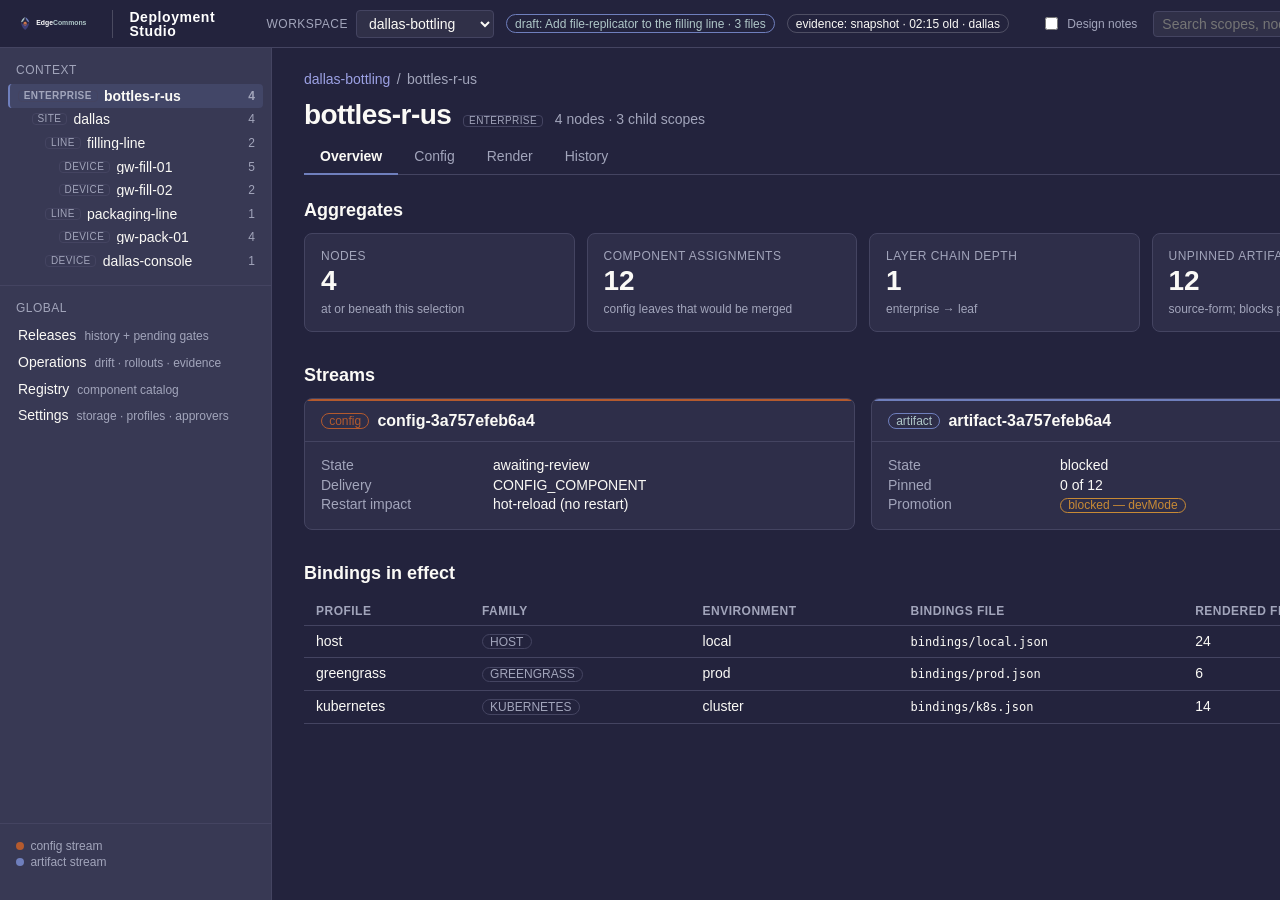
<file: design/mock-app/index.html>
<!doctype html>
<html lang="en" data-theme="dark">
<head>
  <meta charset="utf-8" />
  <meta name="viewport" content="width=device-width, initial-scale=1" />
  <title>Deployment Studio — high-fidelity mock</title>
  <!-- product.css is generated from the shipped Studio UI, so this mock cannot visually drift
       from the product: same Carbon build, same EdgeCommons brand-token mapping. -->
  <link rel="stylesheet" href="styles/edgecommons-tokens.css" />
  <link rel="stylesheet" href="styles/product.css" />
  <link rel="stylesheet" href="styles/mock.css" />
</head>
<body>
  <div class="ec-app ec-app--dark mock-shell">

    <!-- ── context bar: workspace ▸ draft ▸ evidence ▸ search ───────────────────────── -->
    <header class="mock-contextbar">
      <a class="mock-brand" href="#" aria-label="EdgeCommons">
        <img src="styles/logo-reversed.svg" alt="EdgeCommons" />
      </a>
      <span class="mock-product">Deployment Studio</span>

      <div class="mock-contextbar__group">
        <label class="mock-field">
          <span>Workspace</span>
          <select id="workspace-switch" class="mock-select"></select>
        </label>
        <span id="draft-chip"></span>
        <span id="evidence-chip"></span>
      </div>

      <div class="mock-contextbar__spacer"></div>
      <!-- Mock chrome, not product: reveals which agreed decision each region realises.
           Off by default so the screens read as the product, not as an argument for it. -->
      <label class="mock-toggle" title="Reviewer annotations — not part of the product UI">
        <input type="checkbox" id="notes-toggle" />
        <span>Design notes</span>
      </label>
      <input id="search" class="mock-search" type="search" placeholder="Search scopes, nodes, components…" aria-label="Search" />
    </header>

    <div class="mock-body">

      <!-- ── left rail: the context spine, then the global areas ───────────────────── -->
      <nav class="mock-rail" aria-label="Context spine and global areas">
        <div class="mock-rail__heading">Context</div>
        <div id="tree" class="mock-tree" role="tree" aria-label="Fleet"></div>

        <div class="mock-rail__heading mock-rail__heading--global">Global</div>
        <ul id="global-nav" class="mock-global"></ul>

        <div class="mock-rail__footer">
          <span class="mock-legend"><i class="mock-dot mock-dot--config"></i>config stream</span>
          <span class="mock-legend"><i class="mock-dot mock-dot--artifact"></i>artifact stream</span>
        </div>
      </nav>

      <!-- ── workspace: breadcrumb + selection header + level-scoped tabs + panel ──── -->
      <main class="mock-workspace">
        <nav id="breadcrumb" class="mock-breadcrumb" aria-label="Breadcrumb"></nav>
        <header id="selection-header" class="mock-selection"></header>
        <nav id="tabs" class="mock-tabs" role="tablist" aria-label="Views over the current selection"></nav>
        <section id="panel" class="mock-panel" role="tabpanel"></section>
      </main>
    </div>
  </div>

  <!-- Fixtures are plain JS (not JSON) so the mock opens straight from disk — no server needed.
       Two deliberately different hierarchies prove no level name is special. -->
  <script src="data/dallas.js"></script>
  <script src="data/northwind.js"></script>
  <script src="app.js"></script>
</body>
</html>
</file>
<file: design/styles.css>
:root {
  color-scheme: light;
  --ink: #17212b;
  --ink-soft: #42505f;
  --paper: #f6f8f5;
  --panel: #ffffff;
  --line: #d7ded8;
  --rail: #2c6e91;
  --host: #1f8a5b;
  --kube: #1b63a6;
  --gg: #c77418;
  --plum: #7356b6;
  --coral: #d65b4a;
  --shadow: 0 18px 40px rgba(23, 33, 43, 0.12);
  --radius: 8px;
}

* {
  box-sizing: border-box;
}

html {
  scroll-behavior: smooth;
}

body {
  margin: 0;
  min-width: 320px;
  background: var(--paper);
  color: var(--ink);
  font-family: Aptos, "Segoe UI", Arial, sans-serif;
  line-height: 1.55;
}

a {
  color: inherit;
}

button {
  font: inherit;
}

.topbar {
  position: sticky;
  top: 0;
  z-index: 20;
  display: flex;
  align-items: center;
  justify-content: space-between;
  gap: 24px;
  padding: 14px clamp(16px, 4vw, 48px);
  border-bottom: 1px solid rgba(23, 33, 43, 0.1);
  background: rgba(246, 248, 245, 0.92);
  backdrop-filter: blur(14px);
}

.brand {
  display: inline-flex;
  align-items: center;
  gap: 12px;
  min-width: 220px;
  text-decoration: none;
}

.brand strong {
  display: block;
  font-size: 0.96rem;
  letter-spacing: 0;
}

.brand small {
  display: block;
  color: var(--ink-soft);
  font-size: 0.76rem;
}

.brand-mark {
  width: 34px;
  height: 34px;
  border: 2px solid var(--ink);
  border-radius: 8px;
  background:
    linear-gradient(90deg, transparent 44%, var(--ink) 44%, var(--ink) 56%, transparent 56%),
    linear-gradient(0deg, transparent 44%, var(--ink) 44%, var(--ink) 56%, transparent 56%),
    linear-gradient(135deg, #e8c44b, #67b26f 46%, #2c6e91 46%);
}

.topbar nav {
  display: flex;
  flex-wrap: wrap;
  justify-content: flex-end;
  gap: 6px;
}

.topbar nav a {
  border-radius: 999px;
  padding: 7px 12px;
  color: var(--ink-soft);
  font-size: 0.83rem;
  text-decoration: none;
}

.topbar nav a:hover,
.topbar nav a:focus-visible,
.topbar nav a.active {
  background: var(--ink);
  color: #fff;
  outline: none;
}

.band {
  padding: clamp(56px, 8vw, 96px) clamp(16px, 4vw, 48px);
  border-bottom: 1px solid rgba(23, 33, 43, 0.08);
}

.studio-band {
  min-height: calc(100vh - 64px);
  display: grid;
  align-items: center;
  background:
    linear-gradient(180deg, rgba(255,255,255,0.82), rgba(246,248,245,0.92)),
    repeating-linear-gradient(90deg, rgba(44,110,145,0.07) 0 1px, transparent 1px 56px),
    repeating-linear-gradient(0deg, rgba(31,138,91,0.06) 0 1px, transparent 1px 56px);
}

.model-band {
  background: #edf4f0;
}

.renderer-band {
  background: #f4f4f8;
}

.ui-band {
  background: #eef3f7;
}

.decisions-band {
  background: #f8f3ee;
}

.source-band {
  background: var(--ink);
  color: #fff;
}

.book-band {
  background:
    linear-gradient(180deg, rgba(255, 255, 255, 0.9), rgba(246, 248, 245, 0.96)),
    repeating-linear-gradient(90deg, rgba(23, 33, 43, 0.035) 0 1px, transparent 1px 84px);
}

.content {
  width: min(1240px, 100%);
  margin: 0 auto;
}

.book-layout {
  display: grid;
  grid-template-columns: minmax(210px, 260px) minmax(0, 1fr);
  gap: clamp(24px, 5vw, 72px);
  align-items: start;
}

.book-nav {
  position: sticky;
  top: 88px;
  display: grid;
  gap: 6px;
  max-height: calc(100vh - 112px);
  overflow: auto;
  border: 1px solid var(--line);
  border-radius: var(--radius);
  background: rgba(255, 255, 255, 0.82);
  padding: 16px;
}

.book-nav a {
  border-radius: 8px;
  padding: 9px 10px;
  color: var(--ink-soft);
  font-size: 0.9rem;
  text-decoration: none;
}

.book-nav a:hover,
.book-nav a:focus-visible {
  background: var(--ink);
  color: #fff;
  outline: none;
}

.book-content {
  min-width: 0;
}

.book-intro,
.chapter {
  border: 1px solid rgba(23, 33, 43, 0.12);
  border-radius: var(--radius);
  background: rgba(255, 255, 255, 0.9);
  box-shadow: 0 16px 36px rgba(23, 33, 43, 0.08);
}

.book-intro {
  padding: clamp(24px, 4vw, 48px);
}

.book-intro h2 {
  margin: 0 0 18px;
  font-family: Bahnschrift, "Segoe UI", Arial, sans-serif;
  font-size: clamp(2rem, 4vw, 4.4rem);
  line-height: 1.02;
  letter-spacing: 0;
}

.book-intro p,
.chapter p,
.chapter li,
.chapter td,
.chapter th {
  font-size: 1rem;
}

.book-intro p,
.chapter p {
  max-width: 84ch;
  color: var(--ink-soft);
}

.chapter {
  margin-top: 22px;
  padding: clamp(22px, 3.5vw, 40px);
}

.chapter h3 {
  margin: 0 0 16px;
  max-width: 900px;
  font-family: Bahnschrift, "Segoe UI", Arial, sans-serif;
  font-size: clamp(1.6rem, 3vw, 3.25rem);
  line-height: 1.08;
  letter-spacing: 0;
}

.chapter h4 {
  margin: 28px 0 10px;
  font-size: 1.12rem;
}

.principle-grid,
.renderer-matrix,
.config-deep-grid,
.ops-grid,
.ui-anatomy-grid,
.ui-journey-grid,
.complexity-grid {
  display: grid;
  grid-template-columns: repeat(3, minmax(0, 1fr));
  gap: 12px;
  margin: 22px 0;
}

.principle-grid > div,
.renderer-matrix > div,
.config-deep-grid > div,
.ops-grid > div,
.ui-anatomy-grid > article,
.ui-journey-grid > article,
.complexity-grid > article,
.book-callout,
.schema-example,
.repo-map,
.iac-lab,
.gate-explorer,
.mock-workbench {
  border: 1px solid var(--line);
  border-radius: var(--radius);
  background: #fff;
}

.principle-grid > div,
.renderer-matrix > div,
.config-deep-grid > div,
.ops-grid > div,
.ui-anatomy-grid > article,
.ui-journey-grid > article,
.complexity-grid > article,
.book-callout {
  padding: 16px;
}

.principle-grid p,
.renderer-matrix p,
.config-deep-grid p,
.ops-grid p,
.ui-anatomy-grid p,
.ui-journey-grid p,
.complexity-grid p,
.book-callout p {
  margin-bottom: 0;
}

.chapter-subnav {
  display: flex;
  flex-wrap: wrap;
  gap: 8px;
  margin: 20px 0 26px;
}

.chapter-subnav a {
  border: 1px solid var(--line);
  border-radius: 999px;
  background: #fff;
  color: var(--rail);
  font-size: 0.82rem;
  font-weight: 800;
  padding: 8px 11px;
  text-decoration: none;
}

.chapter-subnav a:hover,
.chapter-subnav a:focus-visible {
  border-color: var(--rail);
  outline: 2px solid rgba(44, 110, 145, 0.2);
  outline-offset: 2px;
}

.ui-flow-map {
  display: grid;
  grid-template-columns: repeat(6, minmax(0, 1fr));
  gap: 10px;
  margin: 26px 0;
}

.ui-flow-map > div {
  min-height: 174px;
  border: 1px solid var(--line);
  border-radius: var(--radius);
  background: #fff;
  padding: 14px;
}

.ui-flow-map span {
  display: grid;
  place-items: center;
  width: 30px;
  height: 30px;
  margin-bottom: 12px;
  border-radius: 999px;
  background: var(--ink);
  color: #fff;
  font-weight: 800;
}

.ui-flow-map b,
.ui-anatomy-grid b,
.ui-journey-grid b,
.complexity-grid b {
  display: block;
  margin-bottom: 8px;
}

.book-table {
  width: 100%;
  margin: 22px 0;
  border-collapse: collapse;
  border: 1px solid var(--line);
  background: #fff;
}

.book-table th,
.book-table td {
  padding: 13px 14px;
  border: 1px solid var(--line);
  text-align: left;
  vertical-align: top;
}

.book-table th {
  background: #edf4f0;
  color: var(--ink);
}

.schema-example,
.repo-map {
  display: grid;
  grid-template-columns: minmax(240px, 0.75fr) minmax(0, 1.25fr);
  overflow: hidden;
  margin: 24px 0;
}

.schema-example > div,
.repo-map > div {
  padding: 18px;
}

.schema-example pre,
.repo-map pre {
  background: #f9fbfa;
  border-left: 1px solid var(--line);
}

.repo-map pre {
  border-left: 0;
  border-right: 1px solid var(--line);
}

.iac-lab,
.gate-explorer,
.mock-workbench {
  margin: 24px 0;
  overflow: hidden;
}

.iac-choices,
.gate-list,
.mock-sidebar {
  display: flex;
  flex-wrap: wrap;
  gap: 8px;
  padding: 14px;
  border-bottom: 1px solid var(--line);
  background: #fbfcfb;
}

.iac-choice,
.gate-button,
.mock-tab {
  min-height: 40px;
  border: 1px solid var(--line);
  border-radius: 8px;
  background: #fff;
  color: var(--ink);
  cursor: pointer;
  padding: 9px 12px;
}

.iac-choice.active,
.gate-button.active,
.mock-tab.active {
  border-color: var(--ink);
  background: var(--ink);
  color: #fff;
}

.iac-panel,
.gate-detail,
.mock-screen {
  min-height: 360px;
  padding: 22px;
}

.iac-panel {
  display: grid;
  grid-template-columns: minmax(0, 0.95fr) minmax(0, 1.05fr);
  gap: 18px;
}

.iac-panel h4,
.gate-detail h4,
.mock-screen h4 {
  margin-top: 0;
  font-family: Bahnschrift, "Segoe UI", Arial, sans-serif;
  font-size: 1.45rem;
  line-height: 1.1;
}

.iac-output,
.gate-output {
  border: 1px solid var(--line);
  border-radius: var(--radius);
  background: #f9fbfa;
  overflow: hidden;
}

.iac-output pre,
.gate-output pre {
  min-height: 100%;
}

.gate-explorer {
  display: grid;
  grid-template-columns: minmax(210px, 280px) minmax(0, 1fr);
}

.gate-list {
  display: grid;
  align-content: start;
  border-right: 1px solid var(--line);
  border-bottom: 0;
}

.gate-button {
  width: 100%;
  text-align: left;
}

.gate-state {
  display: inline-flex;
  align-items: center;
  min-height: 28px;
  border-radius: 999px;
  padding: 4px 10px;
  background: rgba(31, 138, 91, 0.1);
  color: var(--host);
  font-size: 0.78rem;
  font-weight: 800;
}

.gate-state.warn {
  background: rgba(199, 116, 24, 0.12);
  color: var(--gg);
}

.devsecops-flow {
  display: grid;
  grid-template-columns: repeat(8, minmax(0, 1fr));
  gap: 8px;
  margin: 24px 0 0;
}

.devsecops-flow span {
  display: grid;
  place-items: center;
  min-height: 64px;
  border: 1px solid rgba(44, 110, 145, 0.22);
  border-radius: 8px;
  background: rgba(44, 110, 145, 0.08);
  color: var(--rail);
  font-weight: 800;
}

.mock-launch {
  display: grid;
  grid-template-columns: minmax(260px, 0.78fr) minmax(0, 1.22fr);
  gap: 0;
  margin: 28px 0;
  border: 1px solid rgba(23, 33, 43, 0.14);
  border-radius: 12px;
  background: #fff;
  overflow: hidden;
  box-shadow: 0 16px 36px rgba(23, 33, 43, 0.08);
}

.mock-launch-copy {
  display: grid;
  align-content: center;
  gap: 12px;
  background: #17212b;
  color: #fff;
  padding: 24px;
}

.mock-launch-copy span {
  color: #9bd1ec;
  font-size: 0.74rem;
  font-weight: 900;
  letter-spacing: 0.1em;
  text-transform: uppercase;
}

.mock-launch-copy h4 {
  margin: 0;
  color: #fff;
  font-size: 1.35rem;
}

.mock-launch-copy p {
  margin: 0;
  color: rgba(255, 255, 255, 0.78);
}

.mock-primary-link {
  display: inline-flex;
  align-items: center;
  justify-content: center;
  width: fit-content;
  min-height: 38px;
  border-radius: 8px;
  background: #fff;
  color: var(--ink);
  font-weight: 800;
  padding: 0 12px;
  text-decoration: none;
}

.mock-link-grid {
  display: grid;
  grid-template-columns: repeat(2, minmax(0, 1fr));
  gap: 10px;
  padding: 14px;
}

.mock-link-grid a {
  display: grid;
  gap: 6px;
  min-height: 118px;
  border: 1px solid var(--line);
  border-radius: 8px;
  background: #f9fbfa;
  color: var(--ink);
  padding: 12px;
  text-decoration: none;
}

.mock-link-grid a:hover,
.mock-link-grid a:focus-visible {
  border-color: var(--rail);
  box-shadow: inset 3px 0 0 var(--rail);
  outline: none;
}

.mock-link-grid span {
  color: var(--ink-soft);
  font-size: 0.9rem;
}

.mock-breakout {
  width: min(1520px, calc(100vw - 28px));
  margin: 34px 0 36px 50%;
  transform: translateX(-50%);
}

.mock-breakout p {
  max-width: none;
}

.mock-lab-header {
  display: flex;
  align-items: end;
  justify-content: space-between;
  gap: 20px;
  border: 1px solid rgba(23, 33, 43, 0.14);
  border-bottom: 0;
  border-radius: 12px 12px 0 0;
  background: #17212b;
  color: #fff;
  padding: 18px 20px;
}

.mock-lab-header span {
  display: block;
  color: #9bd1ec;
  font-size: 0.74rem;
  font-weight: 900;
  letter-spacing: 0.1em;
  text-transform: uppercase;
}

.mock-lab-header h4 {
  margin: 3px 0 6px;
  color: #fff;
  font-size: 1.45rem;
}

.mock-lab-header p {
  max-width: 92ch;
  margin: 0;
  color: rgba(255, 255, 255, 0.78);
}

.mock-lab-header a {
  flex: 0 0 auto;
  border: 1px solid rgba(255, 255, 255, 0.28);
  border-radius: 999px;
  color: #fff;
  font-size: 0.82rem;
  font-weight: 800;
  padding: 8px 12px;
  text-decoration: none;
}

.mock-workbench {
  display: block;
  min-height: 760px;
  margin-top: 0;
  border-radius: 0 0 12px 12px;
  box-shadow: 0 24px 58px rgba(23, 33, 43, 0.18);
}

.mock-sidebar {
  display: flex;
  flex-wrap: wrap;
  gap: 8px;
  align-items: center;
  border-right: 0;
  border-bottom: 1px solid var(--line);
  background: #f5f7f6;
  padding: 12px;
}

.mock-tab {
  width: auto;
  min-height: 36px;
  border-radius: 999px;
  text-align: center;
  white-space: nowrap;
}

.mock-screen {
  min-height: 760px;
  padding: 0;
  background: #eef3f1;
}

.mock-app {
  display: flex;
  min-height: 760px;
  flex-direction: column;
  background: #eef3f1;
}

.mock-app-top {
  display: flex;
  align-items: center;
  justify-content: space-between;
  gap: 14px;
  border-bottom: 1px solid var(--line);
  background: #fff;
  padding: 14px 16px;
}

.mock-context span,
.mock-inspector > span,
.panel-eyebrow {
  display: block;
  color: var(--rail);
  font-size: 0.72rem;
  font-weight: 800;
  letter-spacing: 0.08em;
  text-transform: uppercase;
}

.mock-context h4 {
  margin: 2px 0 3px;
  font-size: 1.12rem;
}

.mock-context p {
  margin: 0;
  color: var(--ink-soft);
  font-size: 0.84rem;
}

.mock-actions {
  display: flex;
  flex-wrap: wrap;
  justify-content: flex-end;
  gap: 8px;
}

.mock-actions button {
  min-height: 34px;
  border: 0;
  border-radius: 8px;
  background: var(--ink);
  color: #fff;
  cursor: pointer;
  font-weight: 800;
  padding: 0 12px;
}

.mock-app-body {
  display: grid;
  grid-template-columns: minmax(190px, 240px) minmax(680px, 1fr) minmax(260px, 320px);
  flex: 1;
  min-height: 0;
}

.mock-tree,
.mock-inspector {
  background: #f9fbfa;
  padding: 12px;
}

.mock-tree {
  display: grid;
  align-content: start;
  border-right: 1px solid var(--line);
}

.mock-tree-item {
  display: grid;
  gap: 2px;
  margin-bottom: 8px;
  border: 1px solid transparent;
  border-radius: 8px;
  background: #fff;
  padding: 10px;
}

.mock-tree-item.active {
  border-color: rgba(31, 138, 91, 0.48);
  box-shadow: inset 3px 0 0 var(--host);
}

.mock-tree-item small {
  color: var(--ink-muted);
  font-size: 0.68rem;
  font-weight: 800;
  text-transform: uppercase;
}

.mock-tree-item b,
.mock-tree-item span {
  overflow-wrap: anywhere;
}

.mock-tree-item span {
  color: var(--ink-soft);
  font-size: 0.78rem;
}

.mock-canvas {
  min-width: 0;
  padding: 14px;
}

.mock-canvas-header {
  display: grid;
  grid-template-columns: minmax(0, 1fr) max-content;
  gap: 18px;
  align-items: start;
  border: 1px solid var(--line);
  border-radius: var(--radius);
  background: #fff;
  padding: 14px;
}

.mock-canvas-header p {
  margin: 0;
  color: var(--ink-soft);
}

.mock-canvas-header div {
  display: flex;
  flex-wrap: wrap;
  justify-content: flex-end;
  gap: 6px;
}

.target-chip {
  border: 1px solid rgba(44, 110, 145, 0.22);
  border-radius: 999px;
  background: rgba(44, 110, 145, 0.08);
  color: var(--rail);
  font-size: 0.75rem;
  font-weight: 800;
  padding: 5px 8px;
}

.mock-panels {
  display: grid;
  grid-template-columns: repeat(12, minmax(0, 1fr));
  gap: 12px;
  margin-top: 12px;
}

.mock-panel {
  grid-column: span 6;
  min-width: 0;
  border: 1px solid var(--line);
  border-radius: var(--radius);
  background: rgba(255, 255, 255, 0.96);
  padding: 14px;
}

.mock-panel.wide {
  grid-column: 1 / -1;
}

.mock-panel.hero {
  background:
    linear-gradient(135deg, rgba(31, 138, 91, 0.1), rgba(44, 110, 145, 0.08)),
    #fff;
}

.mock-panel h5 {
  margin: 0 0 12px;
  font-size: 0.98rem;
}

.mock-list {
  display: grid;
  gap: 10px;
}

.mock-panel.wide .mock-list {
  grid-template-columns: repeat(4, minmax(0, 1fr));
}

.mock-panel:not(.wide) .mock-list {
  grid-template-columns: repeat(2, minmax(0, 1fr));
}

.mock-list article,
.value-stack article,
.mock-form label,
.drift-ledger article,
.release-gates article {
  border: 1px solid rgba(23, 33, 43, 0.09);
  border-radius: 8px;
  background: #fbfcfb;
  padding: 10px;
}

.mock-list b,
.value-stack b,
.mock-form b,
.drift-ledger b,
.release-gates b {
  display: block;
  margin-bottom: 4px;
}

.mock-list p,
.value-stack p,
.drift-ledger p,
.release-gates p {
  margin: 0;
  color: var(--ink-soft);
  font-size: 0.84rem;
}

.mock-table-wrap {
  overflow-x: auto;
}

.mock-table {
  width: 100%;
  min-width: 520px;
  border-collapse: collapse;
  font-size: 0.78rem;
}

.mock-table th,
.mock-table td {
  border: 1px solid var(--line);
  padding: 8px;
  text-align: left;
  vertical-align: top;
}

.mock-table th {
  background: #edf4f0;
}

.mock-code {
  border: 1px solid rgba(23, 33, 43, 0.12);
  border-radius: 8px;
  overflow: hidden;
}

.mock-code span {
  display: block;
  border-bottom: 1px solid rgba(23, 33, 43, 0.12);
  background: #17212b;
  color: #fff;
  font-size: 0.72rem;
  font-weight: 800;
  padding: 7px 9px;
}

.mock-code pre {
  max-height: 260px;
  overflow: auto;
  margin: 0;
  background: #fbfcfb;
  color: var(--ink);
  font-size: 0.76rem;
}

.mock-topology {
  display: grid;
  gap: 12px;
}

.mock-map-nodes {
  display: grid;
  grid-template-columns: repeat(5, minmax(120px, 1fr));
  gap: 8px;
}

.mock-map-nodes article {
  min-height: 126px;
  border: 1px solid rgba(31, 138, 91, 0.28);
  border-radius: 8px;
  background: rgba(31, 138, 91, 0.07);
  padding: 10px;
}

.mock-map-nodes span,
.value-stack span,
.mock-form span,
.render-matrix span {
  display: block;
  color: var(--rail);
  font-size: 0.75rem;
  font-weight: 800;
}

.mock-map-nodes p {
  margin: 8px 0 0;
  color: var(--ink-soft);
  font-size: 0.82rem;
}

.mock-edge-list {
  display: flex;
  flex-wrap: wrap;
  gap: 6px;
}

.mock-edge-list span {
  border-radius: 999px;
  background: rgba(44, 110, 145, 0.1);
  color: var(--rail);
  font-size: 0.76rem;
  font-weight: 800;
  padding: 6px 9px;
}

.lineage-strip {
  display: grid;
  grid-template-columns: repeat(7, minmax(108px, 1fr));
  gap: 8px;
  margin-bottom: 12px;
  overflow-x: auto;
}

.lineage-strip article {
  border: 1px solid rgba(31, 138, 91, 0.26);
  border-radius: 8px;
  background: rgba(31, 138, 91, 0.07);
  padding: 9px;
}

.lineage-strip small,
.value-stack small {
  display: block;
  color: var(--ink-muted);
  font-size: 0.66rem;
  font-weight: 800;
  text-transform: uppercase;
}

.lineage-strip b,
.lineage-strip span {
  display: block;
  overflow-wrap: anywhere;
}

.lineage-strip span {
  color: var(--ink-soft);
  font-size: 0.72rem;
}

.value-stack,
.mock-form,
.drift-ledger,
.release-gates {
  display: grid;
  gap: 8px;
}

.value-stack {
  grid-template-columns: repeat(2, minmax(0, 1fr));
}

.mock-form {
  grid-template-columns: repeat(2, minmax(0, 1fr));
}

.mock-form label {
  display: grid;
  gap: 4px;
}

.mock-form em {
  color: var(--ink-soft);
  font-size: 0.8rem;
  font-style: normal;
}

.render-matrix {
  display: grid;
  grid-template-columns: repeat(3, minmax(0, 1fr));
  gap: 10px;
}

.render-matrix article {
  border: 1px solid rgba(44, 110, 145, 0.22);
  border-radius: 8px;
  background: rgba(44, 110, 145, 0.07);
  padding: 11px;
}

.render-matrix p {
  min-height: 72px;
  margin: 8px 0;
  color: var(--ink-soft);
  font-size: 0.84rem;
}

.render-matrix small {
  display: block;
  margin-top: 6px;
  color: var(--ink-muted);
}

.drift-ledger,
.release-gates {
  grid-template-columns: repeat(2, minmax(0, 1fr));
}

.drift-ledger span,
.release-gates span {
  display: inline-block;
  margin-bottom: 6px;
  border-radius: 999px;
  background: rgba(31, 138, 91, 0.12);
  color: var(--host);
  font-size: 0.68rem;
  font-weight: 800;
  padding: 3px 7px;
  text-transform: uppercase;
}

.drift-ledger .warning span,
.release-gates .warn span,
.release-gates .missing span {
  background: rgba(199, 116, 24, 0.13);
  color: var(--gg);
}

.mock-inspector {
  border-left: 1px solid var(--line);
}

.mock-inspector h5 {
  margin: 6px 0 10px;
  font-size: 0.95rem;
}

.mock-inspector ul {
  display: grid;
  gap: 8px;
  margin: 0;
  padding-left: 18px;
}

.mock-inspector li {
  color: var(--ink-soft);
  font-size: 0.82rem;
}

.roadmap-list {
  display: grid;
  gap: 10px;
  padding-left: 22px;
}

.roadmap-list li {
  padding-left: 6px;
}

.studio-layout {
  display: grid;
  grid-template-columns: minmax(0, 0.88fr) minmax(480px, 1.12fr);
  gap: clamp(28px, 5vw, 68px);
  align-items: center;
}

.studio-copy h1,
.section-heading h2 {
  margin: 0;
  font-family: Bahnschrift, "Segoe UI", Arial, sans-serif;
  line-height: 1.02;
  letter-spacing: 0;
}

.studio-copy h1 {
  max-width: 760px;
  font-size: clamp(2.45rem, 5.8vw, 5.9rem);
}

.lead {
  max-width: 760px;
  color: var(--ink-soft);
  font-size: clamp(1rem, 1.5vw, 1.24rem);
}

.eyebrow {
  margin: 0 0 12px;
  color: var(--rail);
  font-size: 0.77rem;
  font-weight: 800;
  letter-spacing: 0.12em;
  text-transform: uppercase;
}

.thesis-grid {
  display: grid;
  grid-template-columns: repeat(3, minmax(0, 1fr));
  gap: 12px;
  margin-top: 28px;
}

.thesis-grid div,
.decision-grid article,
.metric-tile,
.artifact-card,
.check-card,
.source-note {
  border: 1px solid var(--line);
  border-radius: var(--radius);
  background: rgba(255, 255, 255, 0.82);
}

.thesis-grid div {
  min-height: 170px;
  padding: 18px;
}

.thesis-grid span {
  display: block;
  color: var(--coral);
  font-weight: 800;
}

.thesis-grid b {
  display: block;
  margin-top: 12px;
}

.thesis-grid p {
  margin: 8px 0 0;
  color: var(--ink-soft);
  font-size: 0.9rem;
}

.rail-panel,
.baseline-panel,
.timeline-panel,
.renderer-shell,
.validation-panel,
.wireframe {
  border: 1px solid rgba(23, 33, 43, 0.13);
  border-radius: 8px;
  background: var(--panel);
  box-shadow: var(--shadow);
}

.rail-panel {
  overflow: hidden;
}

.rail-header {
  display: flex;
  align-items: center;
  justify-content: space-between;
  gap: 14px;
  padding: 16px 18px;
  border-bottom: 1px solid var(--line);
  font-weight: 800;
}

.status-pill {
  border: 1px solid rgba(31, 138, 91, 0.28);
  border-radius: 999px;
  padding: 5px 10px;
  background: rgba(31, 138, 91, 0.08);
  color: var(--host);
  font-size: 0.78rem;
}

.rail-map {
  display: block;
  width: 100%;
  aspect-ratio: 1.7;
  background: linear-gradient(135deg, #fbfcfb, #eef5f2);
}

.rail {
  fill: none;
  stroke-linecap: round;
  stroke-width: 10;
}

.rail-main {
  stroke: rgba(44, 110, 145, 0.3);
}

.rail-muted {
  stroke: rgba(115, 86, 182, 0.23);
  stroke-dasharray: 14 14;
}

.station rect {
  fill: #fff;
  stroke: rgba(23, 33, 43, 0.18);
  stroke-width: 2;
  filter: url(#softShadow);
}

.station text {
  fill: var(--ink);
  font-family: Aptos, "Segoe UI", Arial, sans-serif;
  font-size: 21px;
  font-weight: 800;
}

.station .station-small {
  fill: var(--ink-soft);
  font-size: 15px;
  font-weight: 600;
}

.station:hover rect,
.station:focus-visible rect,
.active-station rect {
  stroke: var(--rail);
  stroke-width: 4;
  outline: none;
}

.validation-station rect {
  fill: #f6f2ff;
}

.station-readout {
  min-height: 116px;
  padding: 18px;
  border-top: 1px solid var(--line);
}

.station-readout p {
  margin: 8px 0 0;
  color: var(--ink-soft);
}

.section-grid {
  display: grid;
  grid-template-columns: minmax(280px, 0.85fr) minmax(0, 1.15fr);
  gap: clamp(24px, 5vw, 72px);
  align-items: start;
}

.section-grid.reverse {
  grid-template-columns: minmax(0, 1.25fr) minmax(280px, 0.75fr);
}

.section-grid.reverse .section-heading {
  order: 2;
}

.section-heading h2 {
  max-width: 860px;
  font-size: clamp(2rem, 4vw, 4.25rem);
}

.section-heading p:not(.eyebrow) {
  max-width: 660px;
  color: var(--ink-soft);
  font-size: 1.02rem;
}

.section-heading.narrow {
  max-width: 840px;
  margin-bottom: 32px;
}

.control-row,
.renderer-tabs {
  display: flex;
  flex-wrap: wrap;
  gap: 8px;
  padding: 14px;
  border-bottom: 1px solid var(--line);
}

.segmented,
.renderer-tab,
.timeline button,
.workflow-button {
  min-height: 40px;
  border: 1px solid var(--line);
  border-radius: 8px;
  background: #fff;
  color: var(--ink);
  cursor: pointer;
}

.segmented {
  padding: 8px 14px;
}

.segmented.active,
.renderer-tab.active,
.timeline button.active,
.workflow-button.active,
.model-node.active {
  background: var(--ink);
  color: #fff;
  border-color: var(--ink);
}

.platform-card {
  padding: 20px;
}

.platform-head {
  display: flex;
  align-items: flex-start;
  justify-content: space-between;
  gap: 16px;
  margin-bottom: 18px;
}

.platform-head h3,
.renderer-title,
.model-detail h3,
.validation-detail h3 {
  margin: 0;
  font-family: Bahnschrift, "Segoe UI", Arial, sans-serif;
  font-size: clamp(1.45rem, 2vw, 2rem);
  letter-spacing: 0;
}

.platform-token {
  border-radius: 999px;
  padding: 6px 12px;
  color: #fff;
  font-weight: 800;
  white-space: nowrap;
}

.platform-token.HOST {
  background: var(--host);
}

.platform-token.KUBERNETES {
  background: var(--kube);
}

.platform-token.GREENGRASS {
  background: var(--gg);
}

.metric-grid {
  display: grid;
  grid-template-columns: repeat(2, minmax(0, 1fr));
  gap: 10px;
}

.metric-tile {
  min-height: 104px;
  padding: 14px;
}

.metric-tile small {
  display: block;
  color: var(--ink-soft);
  font-weight: 800;
  text-transform: uppercase;
}

.metric-tile b {
  display: block;
  margin-top: 7px;
  font-size: 1.04rem;
}

.source-note {
  margin-top: 16px;
  padding: 14px;
  color: var(--ink-soft);
}

.source-note a {
  color: var(--rail);
  font-weight: 800;
}

.model-layout {
  display: grid;
  grid-template-columns: minmax(0, 1fr) minmax(300px, 390px);
  gap: 20px;
}

.model-graph {
  position: relative;
  min-height: 560px;
  border: 1px solid rgba(23, 33, 43, 0.12);
  border-radius: 8px;
  background:
    radial-gradient(circle at 18% 20%, rgba(31, 138, 91, 0.12), transparent 32%),
    radial-gradient(circle at 78% 72%, rgba(199, 116, 24, 0.13), transparent 28%),
    linear-gradient(135deg, #fff, #f7faf8);
  overflow: hidden;
}

.model-link {
  position: absolute;
  height: 2px;
  background: rgba(44, 110, 145, 0.28);
  transform-origin: left center;
}

.model-node {
  position: absolute;
  display: grid;
  place-items: center;
  width: 168px;
  min-height: 82px;
  padding: 12px;
  border: 1px solid var(--line);
  border-radius: 8px;
  background: #fff;
  box-shadow: 0 12px 24px rgba(23, 33, 43, 0.11);
  color: var(--ink);
  text-align: center;
  font-weight: 800;
  cursor: pointer;
}

.model-node small {
  display: block;
  margin-top: 4px;
  color: inherit;
  font-size: 0.76rem;
  font-weight: 600;
  opacity: 0.78;
}

.model-detail {
  min-height: 560px;
  border: 1px solid rgba(23, 33, 43, 0.12);
  border-radius: 8px;
  background: #fff;
  padding: 20px;
}

.model-detail ul,
.renderer-body ul,
.validation-detail ul {
  padding-left: 18px;
}

.model-detail li,
.renderer-body li,
.validation-detail li {
  margin: 8px 0;
}

.timeline-panel {
  overflow: hidden;
}

.timeline {
  display: flex;
  gap: 10px;
  padding: 14px;
  border-bottom: 1px solid var(--line);
}

.timeline button {
  flex: 1;
  padding: 10px;
  text-align: left;
}

.timeline button span {
  display: block;
  color: inherit;
  font-size: 0.78rem;
  opacity: 0.75;
}

.diff-view {
  display: grid;
  grid-template-columns: 1fr 1fr;
  min-height: 390px;
}

.diff-view > div + div {
  border-left: 1px solid var(--line);
}

.code-label {
  display: block;
  padding: 12px 14px;
  border-bottom: 1px solid var(--line);
  color: var(--ink-soft);
  font-size: 0.78rem;
  font-weight: 800;
  letter-spacing: 0.08em;
  text-transform: uppercase;
}

pre {
  margin: 0;
  padding: 16px;
  overflow-x: auto;
  color: #183043;
  font: 0.86rem/1.55 "Cascadia Mono", Consolas, monospace;
  white-space: pre-wrap;
}

.renderer-shell {
  overflow: hidden;
}

.renderer-tab {
  padding: 10px 14px;
}

.renderer-body {
  display: grid;
  grid-template-columns: 0.95fr 1.05fr;
  gap: 0;
  min-height: 520px;
}

.renderer-copy {
  padding: 24px;
  border-right: 1px solid var(--line);
}

.artifact-grid {
  display: grid;
  grid-template-columns: repeat(2, minmax(0, 1fr));
  gap: 10px;
  margin: 18px 0;
}

.artifact-card {
  min-height: 112px;
  padding: 14px;
}

.artifact-card small {
  display: block;
  color: var(--ink-soft);
  font-size: 0.77rem;
  font-weight: 800;
  text-transform: uppercase;
}

.artifact-preview {
  min-width: 0;
  background: #f9fbfa;
}

.artifact-preview pre {
  min-height: 100%;
}

.validation-panel {
  display: grid;
  grid-template-columns: minmax(240px, 0.8fr) minmax(0, 1.2fr);
  overflow: hidden;
}

.validation-ladder {
  border-right: 1px solid var(--line);
}

.check-card {
  display: flex;
  align-items: center;
  gap: 12px;
  width: calc(100% - 24px);
  margin: 12px;
  padding: 12px;
  text-align: left;
  cursor: pointer;
}

.check-card.active {
  border-color: var(--rail);
  box-shadow: inset 4px 0 0 var(--rail);
}

.check-number {
  display: grid;
  place-items: center;
  flex: 0 0 36px;
  height: 36px;
  border-radius: 999px;
  background: #eef5f2;
  color: var(--rail);
  font-weight: 900;
}

.validation-detail {
  padding: 22px;
}

.workflow-layout {
  display: grid;
  grid-template-columns: minmax(260px, 360px) minmax(0, 1fr);
  gap: 20px;
}

.workflow-list {
  display: grid;
  gap: 10px;
}

.workflow-button {
  display: block;
  width: 100%;
  min-height: 72px;
  padding: 12px 14px;
  text-align: left;
}

.workflow-button b {
  display: block;
}

.workflow-button small {
  display: block;
  margin-bottom: 4px;
  color: var(--rail);
  font-size: 0.66rem;
  font-weight: 900;
  letter-spacing: 0.08em;
  text-transform: uppercase;
}

.workflow-button.active small {
  color: rgba(255, 255, 255, 0.72);
}

.workflow-button span {
  color: inherit;
  font-size: 0.82rem;
  opacity: 0.78;
}

.wireframe {
  min-height: 560px;
  overflow: hidden;
}

.wire-nav {
  display: flex;
  gap: 8px;
  align-items: center;
  height: 52px;
  padding: 0 18px;
  border-bottom: 1px solid var(--line);
  background: var(--ink);
}

.wire-nav span {
  display: block;
  width: 12px;
  height: 12px;
  border-radius: 999px;
  background: #fff;
  opacity: 0.5;
}

.wire-content {
  min-height: 508px;
  padding: 22px;
  background:
    linear-gradient(90deg, rgba(23, 33, 43, 0.05) 1px, transparent 1px),
    linear-gradient(0deg, rgba(23, 33, 43, 0.05) 1px, transparent 1px),
    #fff;
  background-size: 32px 32px;
}

.wire-title {
  display: flex;
  justify-content: space-between;
  align-items: center;
  gap: 14px;
  margin-bottom: 18px;
}

.wire-title h3 {
  margin: 0;
  font-size: clamp(1.3rem, 2vw, 2rem);
}

.wire-title p {
  max-width: 720px;
  margin: 6px 0 0;
  color: var(--ink-soft);
  font-size: 0.92rem;
}

.mock-deep-link {
  flex: 0 0 auto;
  border: 1px solid rgba(31, 138, 91, 0.28);
  border-radius: 999px;
  padding: 8px 12px;
  background: rgba(31, 138, 91, 0.08);
  color: var(--host);
  font-size: 0.78rem;
  font-weight: 900;
  text-decoration: none;
  text-transform: uppercase;
}

.wire-grid {
  display: grid;
  grid-template-columns: 1.1fr 0.9fr;
  gap: 14px;
}

.wire-block {
  min-height: 118px;
  border: 1px solid var(--line);
  border-radius: 8px;
  background: rgba(255, 255, 255, 0.9);
  padding: 14px;
}

.wire-block.wide {
  grid-column: 1 / -1;
}

.wire-bars {
  display: grid;
  gap: 9px;
  margin-top: 12px;
}

.wire-bars span {
  display: block;
  height: 11px;
  border-radius: 999px;
  background: rgba(44, 110, 145, 0.2);
}

.studio-preview {
  display: grid;
  grid-template-columns: 178px minmax(0, 1fr);
  min-height: 430px;
  border: 1px solid rgba(23, 33, 43, 0.12);
  border-radius: 8px;
  overflow: hidden;
  background: #f6f9f8;
}

.studio-rail {
  display: grid;
  align-content: start;
  gap: 16px;
  padding: 14px;
  background: #17212b;
  color: #fff;
}

.studio-nav-group {
  display: grid;
  gap: 6px;
}

.studio-nav-group b {
  color: rgba(255, 255, 255, 0.56);
  font-size: 0.68rem;
  letter-spacing: 0.08em;
  text-transform: uppercase;
}

.studio-nav-item {
  border: 0;
  border-radius: 6px;
  padding: 8px 9px;
  background: transparent;
  color: rgba(255, 255, 255, 0.78);
  font: inherit;
  font-size: 0.82rem;
  text-align: left;
  cursor: pointer;
}

.studio-nav-item.selected {
  background: #fff;
  color: var(--ink);
  font-weight: 900;
}

.studio-main {
  min-width: 0;
  background: #fbfcfb;
}

.studio-toolbar {
  display: flex;
  align-items: center;
  justify-content: space-between;
  gap: 18px;
  min-height: 84px;
  padding: 14px 18px;
  border-bottom: 1px solid var(--line);
  background: #fff;
}

.studio-kicker {
  color: var(--rail);
  font-size: 0.68rem;
  font-weight: 900;
  letter-spacing: 0.08em;
  text-transform: uppercase;
}

.studio-toolbar h4,
.studio-canvas h5,
.studio-inspector h5 {
  margin: 4px 0 0;
}

.studio-toolbar p {
  margin: 5px 0 0;
  color: var(--ink-soft);
  font-size: 0.86rem;
}

.studio-actions {
  display: flex;
  align-items: center;
  gap: 8px;
  flex: 0 0 auto;
}

.studio-actions span,
.studio-actions button {
  border: 1px solid var(--line);
  border-radius: 999px;
  padding: 7px 10px;
  background: #fff;
  color: var(--ink-soft);
  font-size: 0.76rem;
  font-weight: 800;
}

.studio-actions button {
  border-color: var(--ink);
  background: var(--ink);
  color: #fff;
}

.studio-work-area {
  display: grid;
  grid-template-columns: minmax(0, 1fr) minmax(190px, 0.42fr);
  gap: 14px;
  padding: 14px;
}

.studio-canvas,
.studio-inspector {
  border: 1px solid var(--line);
  border-radius: 8px;
  background: #fff;
  padding: 14px;
}

.studio-canvas {
  min-height: 310px;
}

.surface-rows {
  display: grid;
  gap: 10px;
  margin-top: 14px;
}

.surface-row {
  display: grid;
  grid-template-columns: 28px minmax(0, 1fr);
  gap: 10px;
  align-items: start;
  border: 1px solid rgba(23, 33, 43, 0.1);
  border-radius: 8px;
  padding: 10px;
  background: #f8faf9;
}

.surface-row span {
  display: grid;
  place-items: center;
  width: 28px;
  height: 28px;
  border-radius: 999px;
  background: rgba(44, 110, 145, 0.12);
  color: var(--rail);
  font-size: 0.75rem;
  font-weight: 900;
}

.surface-row p,
.studio-inspector li {
  margin: 0;
  color: var(--ink-soft);
  font-size: 0.88rem;
  line-height: 1.5;
}

.studio-inspector ul {
  display: grid;
  gap: 10px;
  margin: 14px 0 0;
  padding-left: 18px;
}

.decision-grid,
.source-grid {
  display: grid;
  grid-template-columns: repeat(4, minmax(0, 1fr));
  gap: 14px;
}

.decision-grid article {
  min-height: 180px;
  padding: 18px;
}

.decision-grid p {
  color: var(--ink-soft);
}

.source-grid a {
  display: block;
  min-height: 76px;
  border: 1px solid rgba(255, 255, 255, 0.16);
  border-radius: 8px;
  padding: 14px;
  background: rgba(255, 255, 255, 0.07);
  color: #fff;
  text-decoration: none;
}

.storage-topology {
  display: grid;
  grid-template-columns: minmax(0, 1fr) minmax(220px, 0.8fr);
  gap: 0;
  border-bottom: 1px solid var(--line);
}

.storage-topology > div {
  padding: 16px;
}

.storage-topology > div + div {
  border-left: 1px solid var(--line);
}

.storage-topology b {
  display: block;
  margin-bottom: 8px;
}

.storage-topology p {
  margin: 0;
  color: var(--ink-soft);
}

.source-grid a:hover,
.source-grid a:focus-visible {
  background: rgba(255, 255, 255, 0.14);
  outline: 2px solid #fff;
  outline-offset: 2px;
}

@media (max-width: 1040px) {
  .studio-layout,
  .book-layout,
  .section-grid,
  .section-grid.reverse,
  .model-layout,
  .renderer-body,
  .workflow-layout,
  .validation-panel,
  .schema-example,
  .repo-map,
  .iac-panel,
  .gate-explorer,
  .mock-launch,
  .mock-workbench {
    grid-template-columns: 1fr;
  }

  .ui-flow-map {
    grid-template-columns: repeat(3, minmax(0, 1fr));
  }

  .ui-anatomy-grid,
  .ui-journey-grid,
  .complexity-grid {
    grid-template-columns: repeat(2, minmax(0, 1fr));
  }

  .mock-app-body,
  .mock-panels,
  .mock-map-nodes,
  .value-stack,
  .mock-form,
  .render-matrix,
  .drift-ledger,
  .release-gates {
    grid-template-columns: 1fr;
  }

  .mock-canvas-header {
    grid-template-columns: 1fr;
  }

  .mock-canvas-header div {
    justify-content: flex-start;
  }

  .mock-panel,
  .mock-panel.wide {
    grid-column: 1 / -1;
  }

  .mock-tree {
    grid-template-columns: repeat(2, minmax(0, 1fr));
    border-right: 0;
    border-bottom: 1px solid var(--line);
  }

  .lineage-strip {
    grid-template-columns: repeat(4, minmax(108px, 1fr));
  }

  .mock-inspector {
    border-top: 1px solid var(--line);
    border-left: 0;
  }

  .book-nav {
    position: static;
    max-height: none;
  }

  .section-grid.reverse .section-heading {
    order: 0;
  }

  .renderer-copy,
  .validation-ladder,
  .gate-list,
  .mock-sidebar {
    border-right: 0;
    border-bottom: 1px solid var(--line);
  }

  .schema-example pre {
    border-left: 0;
    border-top: 1px solid var(--line);
  }

  .repo-map pre {
    border-right: 0;
    border-bottom: 1px solid var(--line);
  }

  .studio-layout {
    align-items: start;
  }

  .studio-work-area {
    grid-template-columns: 1fr;
  }
}

@media (max-width: 760px) {
  .topbar {
    position: static;
    align-items: flex-start;
    flex-direction: column;
  }

  .topbar nav {
    justify-content: flex-start;
  }

  .thesis-grid,
  .principle-grid,
  .renderer-matrix,
  .config-deep-grid,
  .ops-grid,
  .ui-flow-map,
  .ui-anatomy-grid,
  .ui-journey-grid,
  .complexity-grid,
  .metric-grid,
  .artifact-grid,
  .diff-view,
  .wire-grid,
  .storage-topology,
  .decision-grid,
  .source-grid,
  .mock-link-grid,
  .devsecops-flow {
    grid-template-columns: 1fr;
  }

  .mock-app-top {
    align-items: flex-start;
    flex-direction: column;
  }

  .mock-actions {
    justify-content: flex-start;
  }

  .mock-tree,
  .lineage-strip {
    grid-template-columns: 1fr;
  }

  .wire-title,
  .studio-toolbar {
    align-items: flex-start;
    flex-direction: column;
  }

  .studio-preview {
    grid-template-columns: 1fr;
  }

  .studio-rail {
    grid-template-columns: repeat(2, minmax(0, 1fr));
  }

  .mock-panel.wide .mock-list,
  .mock-panel:not(.wide) .mock-list {
    grid-template-columns: 1fr;
  }

  .diff-view > div + div {
    border-left: 0;
    border-top: 1px solid var(--line);
  }

  .storage-topology > div + div {
    border-left: 0;
    border-top: 1px solid var(--line);
  }

  .model-graph {
    min-height: 760px;
  }

  .model-node {
    width: 148px;
  }
}

@media (prefers-reduced-motion: reduce) {
  html {
    scroll-behavior: auto;
  }

  *,
  *::before,
  *::after {
    transition-duration: 0.01ms !important;
    animation-duration: 0.01ms !important;
    animation-iteration-count: 1 !important;
  }
}

/* ---------- Runtime and hosting (ch. 12) ---------- */

.runtime-band {
  background: linear-gradient(180deg, #f2f6f3 0%, var(--paper) 100%);
}

.runtime-body {
  min-height: 460px;
}

.runtime-body > div:first-child {
  padding: 24px;
}

.runtime-body h4 {
  display: flex;
  align-items: baseline;
  justify-content: space-between;
  gap: 12px;
  margin: 0 0 10px;
  font-size: 1.05rem;
  color: var(--ink);
}

.runtime-cost {
  flex: none;
  padding: 3px 9px;
  border: 1px solid var(--line);
  border-radius: 999px;
  background: #edf4f0;
  color: var(--ink-soft);
  font-size: 0.72rem;
  font-weight: 600;
  letter-spacing: 0.02em;
  text-transform: uppercase;
  white-space: nowrap;
}

.port-table {
  width: 100%;
  margin-top: 18px;
  border-collapse: collapse;
  border: 1px solid var(--line);
  background: #fff;
  font-size: 0.86rem;
}

.port-table th,
.port-table td {
  padding: 9px 11px;
  border: 1px solid var(--line);
  text-align: left;
  vertical-align: top;
}

.port-table th {
  background: #edf4f0;
  color: var(--ink);
  font-size: 0.74rem;
  letter-spacing: 0.04em;
  text-transform: uppercase;
}

.port-table td:first-child {
  width: 22%;
  font-weight: 600;
  color: var(--rail);
}

.no-list {
  margin-top: 20px;
  padding: 18px 20px;
  border: 1px solid var(--line);
  border-left: 3px solid var(--coral);
  border-radius: var(--radius);
  background: rgba(255, 255, 255, 0.82);
}

.no-list b {
  display: block;
  margin-bottom: 6px;
  color: var(--ink);
}

.no-list p {
  margin: 0;
  color: var(--ink-soft);
}

.rule-list {
  margin: 16px 0;
  padding-left: 18px;
}

.rule-list li {
  margin: 8px 0;
  color: var(--ink-soft);
}

/* Settled decisions read differently from open ones. */

.decision-grid article.decision-settled {
  border-left: 3px solid var(--host);
  background: rgba(255, 255, 255, 0.95);
}

.decision-tag {
  display: block;
  width: fit-content;
  margin-bottom: 10px;
  padding: 2px 8px;
  border-radius: 999px;
  background: #e6f3ec;
  color: var(--host);
  font-size: 0.68rem;
  font-weight: 700;
  letter-spacing: 0.05em;
  text-transform: uppercase;
}

@media (max-width: 900px) {
  .runtime-body {
    grid-template-columns: 1fr;
  }
}
</file>
<file: design/mock-app/styles/edgecommons-tokens.css>
/*
 * VENDORED from the EdgeCommons brand system: brand/tokens/edgecommons.css
 *
 * The brand package is an umbrella-local folder, not a published dependency, so this repo
 * carries a verbatim copy. Do not hand-edit. Change brand/tokens/edgecommons.tokens.json,
 * run `npm run build` then `npm run sync` in brand/.
 * Everything below this header is byte-for-byte the source file.
 */
/*
 * GENERATED FILE — do not edit.
 * Source: tokens/edgecommons.tokens.json   Build: npm run build
 *
 * EdgeCommons design tokens.
 *
 * Contrast rule: text tokens are derived against the *worst-case* surface they can
 * land on, not the page background — Porcelain in light, Surface Subtle in dark.
 * A color that clears AA on the background can still fail on an elevated panel.
 */

:root {
  /* Primitive brand colors */
  --ec-night-iris: #23233d;
  --ec-iris-deep: #3f407a;
  --ec-iris: #6f7fbd;
  --ec-iris-mist: #afc7c8;
  --ec-source-copper: #d67a4e;
  --ec-paper: #fbfaf6;
  --ec-porcelain: #f2f4f1;
  --ec-veil: #e4e9ea;
  --ec-slate: #686b7f;
  --ec-white: #ffffff;

  /* Primitive status colors — authoritative for fills, chips, and indicators */
  --ec-success: #4e9e74;
  --ec-warning: #c88a35;
  --ec-danger: #c95a61;

  /* Semantic color aliases */
  --ec-color-background: var(--ec-paper);
  --ec-color-surface: var(--ec-white);
  --ec-color-surface-subtle: var(--ec-porcelain);
  --ec-color-border: var(--ec-veil);
  --ec-color-text: var(--ec-night-iris);
  --ec-color-text-muted: var(--ec-slate);
  --ec-color-primary: var(--ec-iris-deep);
  --ec-color-primary-hover: var(--ec-night-iris);
  --ec-color-on-primary: var(--ec-white);
  --ec-color-link: var(--ec-iris-deep);
  --ec-color-accent: var(--ec-source-copper);
  --ec-color-focus: var(--ec-iris);
  --ec-color-success: var(--ec-success);
  --ec-color-warning: var(--ec-warning);
  --ec-color-danger: var(--ec-danger);
  --ec-color-info: var(--ec-iris);

  /*
   * Text-safe variants. The primitive status colors and Source Copper sit between
   * 2.82:1 and 3.93:1 on Paper — below the 4.5:1 AA threshold. Use a *-text token
   * whenever the color carries a glyph; use the primitive when it fills a shape.
   */
  --ec-color-success-text: #297c54;
  --ec-color-warning-text: #9a6200;
  --ec-color-danger-text: #b74a52;
  --ec-color-info-text: #5c6ba8;
  --ec-color-accent-text: #ad5528;

  /* Typography */
  --ec-font-sans: "Manrope", "Avenir Next", "Segoe UI", Arial, sans-serif;
  --ec-font-mono: "JetBrains Mono", "Geist Mono", Consolas, monospace;

  --ec-weight-body: 400;
  --ec-weight-label: 600;
  --ec-weight-heading: 650;
  --ec-weight-h1: 700;
  --ec-weight-wordmark: 750;

  --ec-text-xs: 0.75rem;
  --ec-text-sm: 0.875rem;
  --ec-text-base: 1rem;
  --ec-text-lg: 1.125rem;
  --ec-text-xl: 1.375rem;
  --ec-text-2xl: 1.75rem;
  --ec-text-3xl: 2.25rem;
  --ec-text-4xl: 3rem;

  --ec-leading-tight: 1.2;
  --ec-leading-snug: 1.35;
  --ec-leading-normal: 1.55;
  --ec-leading-relaxed: 1.7;

  --ec-tracking-tight: -0.02em;
  --ec-tracking-normal: 0;
  --ec-tracking-wide: 0.04em;

  /* Spacing — 4px base */
  --ec-space-1: 4px;
  --ec-space-2: 8px;
  --ec-space-3: 12px;
  --ec-space-4: 16px;
  --ec-space-5: 24px;
  --ec-space-6: 32px;
  --ec-space-7: 48px;
  --ec-space-8: 64px;

  --ec-radius-sm: 4px;
  --ec-radius-md: 8px;
  --ec-radius-lg: 12px;
  --ec-radius-full: 999px;

  --ec-shadow-panel: 0 18px 40px rgb(35 35 61 / 0.10);

  /*
   * Categorical chart slots. Assign in order, never cycled; a 9th series folds into
   * "Other" or small multiples. The order is the colorblind-safety mechanism and is
   * not cosmetic — reordering degrades separation. Validated on the chart surface
   * (Paper in light, Night Iris in dark) for protanopia and deuteranopia: worst
   * all-pairs dE 13.38, every slot >= 3:1 against its surface. Tritanopia is not
   * separable at eight slots — slots 5 and 7 converge (dE 1.8). A chart carrying 7
   * or more series must carry direct labels or distinct markers.
   */
  --ec-chart-1: #a46e00;
  --ec-chart-2: #684799;
  --ec-chart-3: #953e0a;
  --ec-chart-4: #a45b9f;
  --ec-chart-5: #409a59;
  --ec-chart-6: #8d386d;
  --ec-chart-7: #667fd3;
  --ec-chart-8: #c26081;

  --ec-chart-surface: var(--ec-paper);
  --ec-chart-ink: var(--ec-color-text);
  --ec-chart-ink-muted: var(--ec-color-text-muted);
  --ec-chart-grid: var(--ec-veil);
  --ec-chart-axis: var(--ec-slate);
}

/*
 * Dark theme. Primary cannot be inherited: Iris Deep is 1.61:1 on Night Iris.
 * Every dark text token is derived against Surface Subtle (#383954), the lightest
 * surface text lands on, so it holds on background and surface too.
 */
@media (prefers-color-scheme: dark) {
  :root:not([data-theme="light"]) {
    --ec-color-background: var(--ec-night-iris);
    --ec-color-surface: #2e2e49;
    --ec-color-surface-subtle: #383954;
    --ec-color-border: #444461;
    --ec-color-text: var(--ec-paper);
    --ec-color-text-muted: #a2a5bb;
    --ec-color-primary: #9ca1e4;
    --ec-color-primary-hover: #b5baff;
    /* White on the dark primary is 2.43:1 — the ink must be Night Iris. */
    --ec-color-on-primary: var(--ec-night-iris);
    --ec-color-link: #9ca1e4;
    --ec-color-accent: #ed8e62;
    --ec-color-focus: #92a4e5;

    --ec-color-success-text: #66b68b;
    --ec-color-warning-text: #d99a47;
    --ec-color-danger-text: #f88489;
    --ec-color-info-text: #92a4e5;
    --ec-color-accent-text: #ed8e62;

    --ec-shadow-panel: 0 18px 40px rgb(0 0 0 / 0.45);

    --ec-chart-1: #ba7f14;
    --ec-chart-2: #8363b8;
    --ec-chart-3: #b45a2e;
    --ec-chart-4: #b86db2;
    --ec-chart-5: #51aa68;
    --ec-chart-6: #ab5488;
    --ec-chart-7: #758ee3;
    --ec-chart-8: #d36f90;

    --ec-chart-surface: var(--ec-night-iris);
    --ec-chart-ink: var(--ec-color-text);
    --ec-chart-ink-muted: var(--ec-color-text-muted);
    --ec-chart-grid: #383954;
    --ec-chart-axis: #a2a5bb;
  }
}

/*
 * Explicit override for hosts that persist a theme choice rather than follow the OS.
 * Not anchored to :root — a container carrying data-theme="dark" themes its own subtree,
 * which is what app shells that scope a theme to a wrapper element need.
 */
[data-theme="dark"] {
  --ec-color-background: var(--ec-night-iris);
  --ec-color-surface: #2e2e49;
  --ec-color-surface-subtle: #383954;
  --ec-color-border: #444461;
  --ec-color-text: var(--ec-paper);
  --ec-color-text-muted: #a2a5bb;
  --ec-color-primary: #9ca1e4;
  --ec-color-primary-hover: #b5baff;
  /* White on the dark primary is 2.43:1 — the ink must be Night Iris. */
  --ec-color-on-primary: var(--ec-night-iris);
  --ec-color-link: #9ca1e4;
  --ec-color-accent: #ed8e62;
  --ec-color-focus: #92a4e5;

  --ec-color-success-text: #66b68b;
  --ec-color-warning-text: #d99a47;
  --ec-color-danger-text: #f88489;
  --ec-color-info-text: #92a4e5;
  --ec-color-accent-text: #ed8e62;

  --ec-shadow-panel: 0 18px 40px rgb(0 0 0 / 0.45);

  --ec-chart-1: #ba7f14;
  --ec-chart-2: #8363b8;
  --ec-chart-3: #b45a2e;
  --ec-chart-4: #b86db2;
  --ec-chart-5: #51aa68;
  --ec-chart-6: #ab5488;
  --ec-chart-7: #758ee3;
  --ec-chart-8: #d36f90;

  --ec-chart-surface: var(--ec-night-iris);
  --ec-chart-ink: var(--ec-color-text);
  --ec-chart-ink-muted: var(--ec-color-text-muted);
  --ec-chart-grid: #383954;
  --ec-chart-axis: #a2a5bb;
}
</file>
